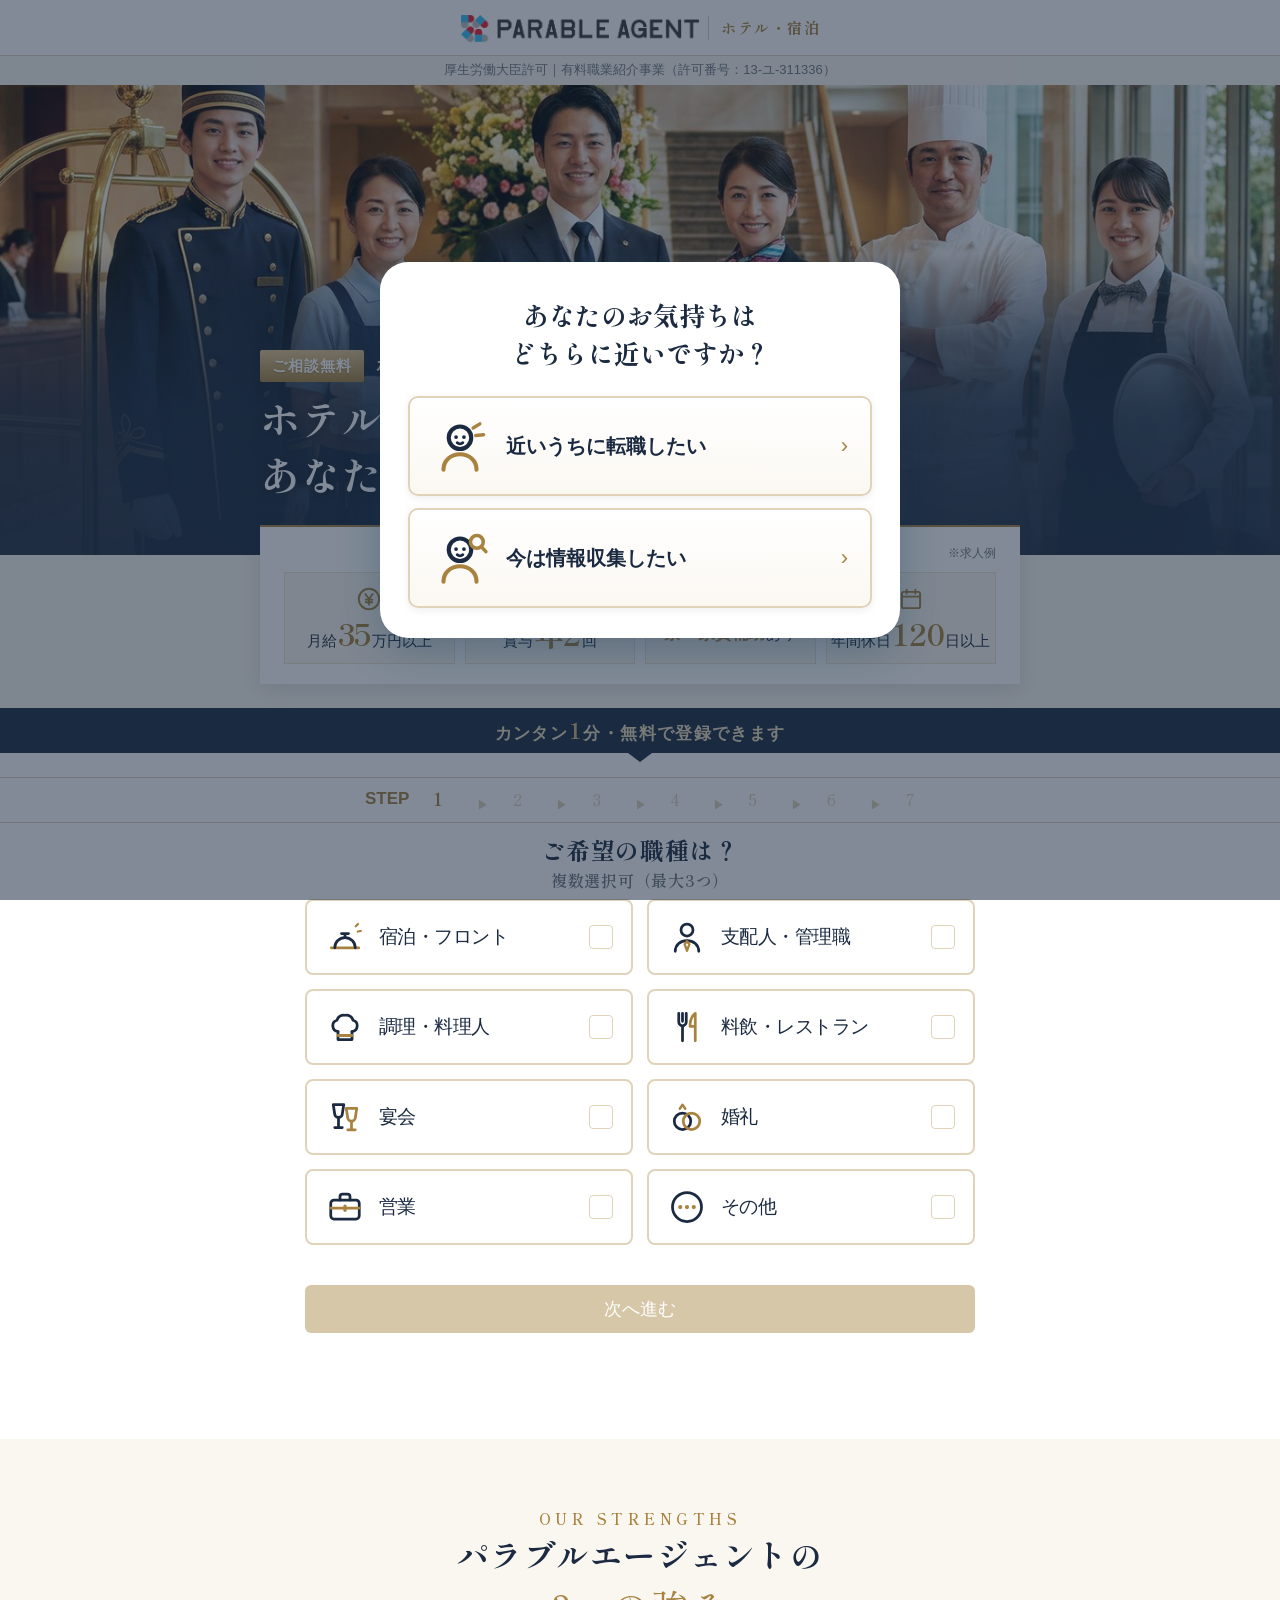
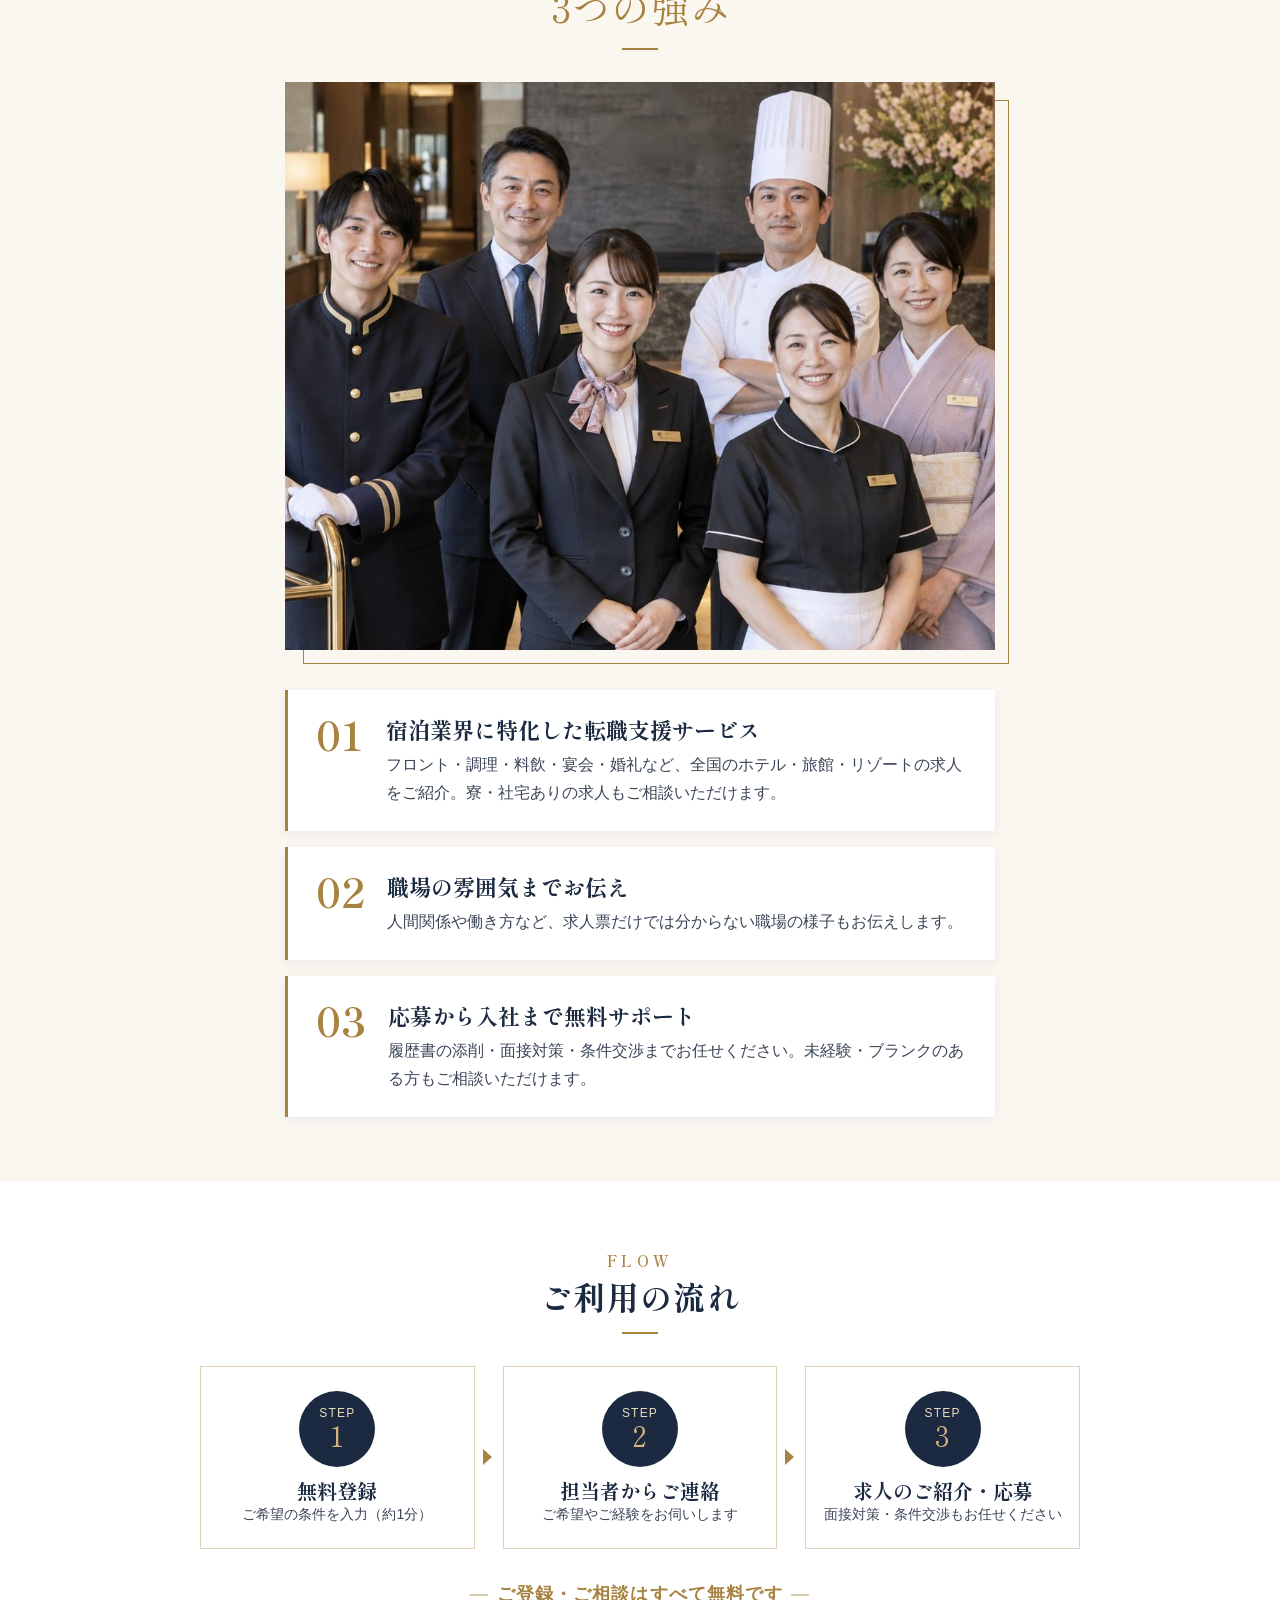
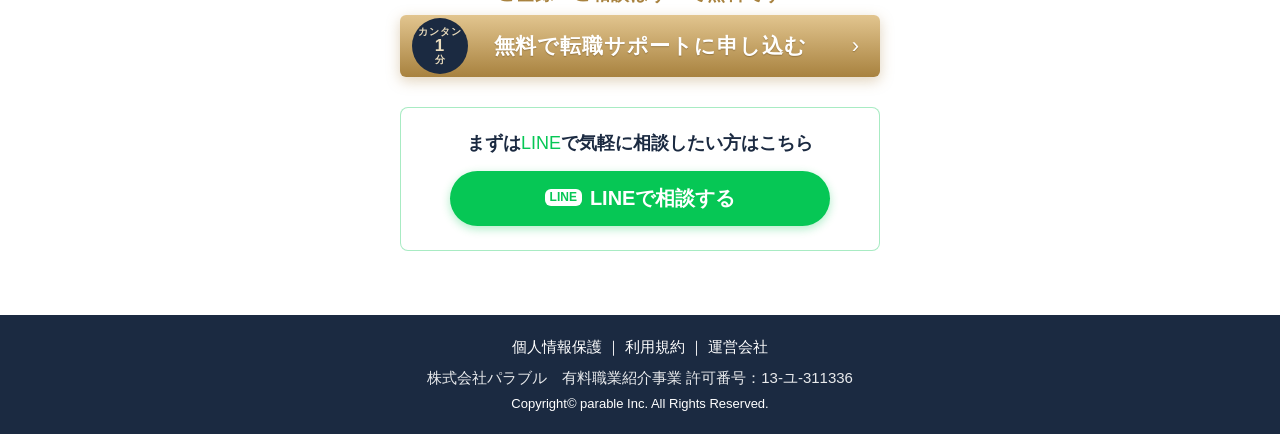
<file: index.html>
<!DOCTYPE html>
<html lang="ja">

<head>
    <!-- Google Tag Manager（コンテナ GTM-PTF8NCDS。thanks.html も同じID） -->
    <script>
        (function (w, d, s, l, i) {
            w[l] = w[l] || []; w[l].push({ 'gtm.start': new Date().getTime(), event: 'gtm.js' });
            var f = d.getElementsByTagName(s)[0], j = d.createElement(s), dl = l != 'dataLayer' ? '&l=' + l : '';
            j.async = true; j.src = 'https://www.googletagmanager.com/gtm.js?id=' + i + dl; f.parentNode.insertBefore(j, f);
        })(window, document, 'script', 'dataLayer', 'GTM-PTF8NCDS');
    </script>
    <meta charset="UTF-8">
    <meta http-equiv="X-UA-Compatible" content="IE=edge">
    <meta name="viewport" content="width=device-width,initial-scale=1.0">
    <title>ホテル・旅館の仕事を見つけよう。｜宿泊業界の求人・転職 パラブルエージェント</title>
    <meta name="description" content="職種・勤務地・働き方のご希望に合わせて、ホテル・旅館・宿泊業界の求人をご紹介します。フロント・調理・レストラン・宴会・婚礼まで。登録はカンタン1分、完全無料。">
    <link rel="stylesheet" href="./css/reset.css?v=20261030a">
    <link rel="stylesheet" href="./css/style_mini.css?v=20261030a">
    <link rel="stylesheet" href="./css/lp4.css?v=20261030a">
    <link rel="stylesheet" href="./css/hotel.css?v=20261118a">
    <link rel="preconnect" href="https://fonts.googleapis.com">
    <link rel="preconnect" href="https://fonts.gstatic.com" crossorigin>
    <link rel="stylesheet" href="https://fonts.googleapis.com/css2?family=Shippori+Mincho:wght@600;700&display=swap">
    <link rel="stylesheet" href="./css/hotel-premium.css?v=20261030a">
    <link rel="preload" as="image" href="./img/fv-hotel.jpg?v=20261030a">
</head>

<body>
    <noscript><iframe src="https://www.googletagmanager.com/ns.html?id=GTM-PTF8NCDS" height="0" width="0" style="display:none;visibility:hidden"></iframe></noscript>

    <!-- 最初の質問（lp4 と同じ。回答は「お仕事のご状況」00NQ900000dKio1 に送信） -->
    <div class="step0-area" id="step0" hidden>
        <div class="step0-card" role="dialog" aria-modal="true" aria-labelledby="step0-hd">
            <p class="step0-hd" id="step0-hd">あなたのお気持ちは<br>どちらに近いですか？</p>
            <button type="button" class="step0-opt" data-step0="近いうちに転職したい">
                <span class="step0-opt__icon"><svg viewBox="0 0 32 32" fill="none" aria-hidden="true" stroke-linecap="round" stroke-linejoin="round"><circle cx="16" cy="11.6" r="6" stroke="#1b2a41" stroke-width="2.2"/><circle cx="13.9" cy="11.2" r="1" fill="#1b2a41"/><circle cx="18.1" cy="11.2" r="1" fill="#1b2a41"/><path d="M14.5 14.2a2.2 2.2 0 0 0 3 0" stroke="#1b2a41" stroke-width="1.5"/><path d="M7.2 28.6c0-4.9 3.9-8.2 8.8-8.2s8.8 3.3 8.8 8.2" stroke="#a8823f" stroke-width="2.2"/><path d="M23 6.4l3.6-2.2M24.4 10.4l4.2-.4" stroke="#a8823f" stroke-width="1.8"/></svg></span>
                <span class="step0-opt__label">近いうちに転職したい</span>
            </button>
            <button type="button" class="step0-opt" data-step0="今は情報収集したい">
                <span class="step0-opt__icon"><svg viewBox="0 0 32 32" fill="none" aria-hidden="true" stroke-linecap="round" stroke-linejoin="round"><circle cx="16" cy="11.6" r="6" stroke="#1b2a41" stroke-width="2.2"/><circle cx="13.9" cy="11.2" r="1" fill="#1b2a41"/><circle cx="18.1" cy="11.2" r="1" fill="#1b2a41"/><path d="M14.5 14.2a2.2 2.2 0 0 0 3 0" stroke="#1b2a41" stroke-width="1.5"/><path d="M7.2 28.6c0-4.9 3.9-8.2 8.8-8.2s8.8 3.3 8.8 8.2" stroke="#a8823f" stroke-width="2.2"/><circle cx="25" cy="7.4" r="3.4" stroke="#a8823f" stroke-width="1.9"/><path d="M27.6 10.2l2.2 2.4" stroke="#a8823f" stroke-width="1.9"/></svg></span>
                <span class="step0-opt__label">今は情報収集したい</span>
            </button>
        </div>
    </div>
    <script>
        (function () {
            var e = document.getElementById('step0'); if (!e) return;
            e.hidden = false; document.documentElement.className += ' step0-open';
            // hotel.js が読み込めなかった場合でも、ページを操作できるようにする
            setTimeout(function () {
                if (!window.__hotelReady && !e.hidden) { e.hidden = true; document.documentElement.className = document.documentElement.className.replace(/\s*step0-open/, ''); }
            }, 8000);
        })();
    </script>

    <div class="window-adjus">
        <header class="header hv-header">
            <div class="header__inner">
                <h1 class="header__logo">
                    <img src="./img/logo.png" alt="パラブルエージェント" width="1010" height="122">
                    <span class="header__sub">ホテル・宿泊</span>
                </h1>
            </div>
            <p class="hv-license">厚生労働大臣許可｜有料職業紹介事業（許可番号：13-ユ-311336）</p>
        </header>

        <main>
            <!-- FV（写真：img/fv-hotel.jpg）→ そのままSTEP1につながる構成 -->
            <section class="hv-fv">
                <div class="hv-fv__visual">
                    <img src="./img/fv-hotel.jpg?v=20261030a" alt="ホテルで働くスタッフ（ベル・客室清掃・支配人・フロント・調理・レストラン）" width="1400" height="1000" fetchpriority="high" decoding="async">
                    <div class="hv-fv__text">
                        <p class="hv-fv__eyebrow"><span class="hv-fv__free">ご相談無料</span><span class="hv-fv__service">ホテル・宿泊業界専門の転職支援サービス</span></p>
                        <h2 class="hv-fv__copy">ホテル・宿泊業界で働く、<br>あなたの希望を叶えよう。</h2>
                    </div>
                </div>
                <div class="hv-fv__card">
                    <p class="hv-fv__card-hd">好条件の求人をご紹介<small>※求人例</small></p>
                    <ul class="hv-merits">
                        <li><svg viewBox="0 0 24 24" aria-hidden="true"><circle cx="12" cy="12" r="9.4" fill="none" stroke="#a8823f" stroke-width="1.8"/><path d="M8.6 7.4 12 12l3.4-4.6M12 12v5.2M9 12.6h6M9 15h6" fill="none" stroke="#a8823f" stroke-width="1.7" stroke-linecap="round" stroke-linejoin="round"/></svg><span>月給<b>35</b>万円以上</span></li>
                        <li><svg viewBox="0 0 24 24" aria-hidden="true"><rect x="3.4" y="7.4" width="17.2" height="11.4" rx="1.8" fill="none" stroke="#a8823f" stroke-width="1.8"/><circle cx="12" cy="13.1" r="2.6" fill="none" stroke="#a8823f" stroke-width="1.7"/><path d="M6 4.6h12" stroke="#a8823f" stroke-width="1.7" stroke-linecap="round"/></svg><span>賞与<b>年2</b>回</span></li>
                        <li><svg viewBox="0 0 24 24" aria-hidden="true"><path d="M3.6 11.4 12 4.4l8.4 7" fill="none" stroke="#a8823f" stroke-width="1.8" stroke-linecap="round" stroke-linejoin="round"/><path d="M6.2 9.6v10h11.6v-10" fill="none" stroke="#a8823f" stroke-width="1.8" stroke-linejoin="round"/><rect x="10.2" y="13.6" width="3.6" height="6" fill="none" stroke="#a8823f" stroke-width="1.6"/></svg><span><b class="sm">寮・家賃補助</b>あり</span></li>
                        <li><svg viewBox="0 0 24 24" aria-hidden="true"><rect x="3.6" y="5.4" width="16.8" height="15" rx="1.8" fill="none" stroke="#a8823f" stroke-width="1.8"/><path d="M3.6 9.8h16.8M8 3.4v3.6M16 3.4v3.6" stroke="#a8823f" stroke-width="1.7" stroke-linecap="round"/></svg><span>年間休日<b>120</b>日以上</span></li>
                    </ul>
                </div>
                <p class="hv-fv__start">カンタン<b>1</b>分・無料で登録できます</p>
            </section>

            <section class="contents" id="form-top">
                <div class="step-inner">
                    <form id="entryForm" action="https://webto.salesforce.com/servlet/servlet.WebToLead?encoding=UTF-8" method="POST" accept-charset="UTF-8" novalidate>
                        <input type="hidden" name="oid" value="00D2x0000075l4j">
                        <input type="hidden" name="retURL" value="https://hotel.parableagent.com/thanks.html">
                        <input type="hidden" name="lead_source" value="Web">
                        <input type="hidden" name="recordType" value="0122x000000he0w">
                        <input type="hidden" name="00NBL000000OKpf" value="HOTEL-LP1">
                        <input type="hidden" name="00N2x000008eoLl" id="birthRecord" value="">
                        <input type="hidden" name="00NQ900000dKio1" id="step0_value" value="">
                        <!-- 迷惑送信対策（人には見えない。入力があれば送信しない） -->
                        <div class="hp" aria-hidden="true"><input type="text" name="hp_company_url" id="hpField" tabindex="-1" autocomplete="off"></div>

                        <div class="maincont">
                            <div class="comstep-bg">
                                <p class="comstep" aria-live="polite"><span>STEP</span><span class="stepnum num1 active">1</span><span class="arrow">▶︎</span><span class="stepnum num2">2</span><span class="arrow">▶︎</span><span class="stepnum num3">3</span><span class="arrow">▶︎</span><span class="stepnum num4">4</span><span class="arrow">▶︎</span><span class="stepnum num5">5</span><span class="arrow">▶︎</span><span class="stepnum num6">6</span><span class="arrow">▶︎</span><span class="stepnum num7">7</span></p>
                            </div>
                            <div class="maincontin">
                                <!-- STEP 1 希望職種 -->
                                <div class="mainarea step01 is-active" data-step="1">
                                    <h2 class="stephd">ご希望の職種は？<span class="multi-note">複数選択可（最大3つ）</span></h2>
                                    <div class="radio-container radio-container--jobs" data-max="3">
                                    <div class="radio radio--check">
                                        <label for="0hT8Sr_1">
                                            <input type="checkbox" id="0hT8Sr_1" name="00NQ900000hT8Sr" value="宿泊・フロント">
                                            <span class="radio__left"><svg class="qual-icon" viewBox="0 0 32 32" fill="none" aria-hidden="true" stroke-linecap="round" stroke-linejoin="round"><path d="M5 24.6h22" stroke="#a8823f" stroke-width="2.2"/><path d="M7.8 24.6a8.2 8.2 0 0 1 16.4 0" stroke="#1b2a41" stroke-width="2.2"/><path d="M16 16.4v-3.2M13.2 13.2h5.6" stroke="#1b2a41" stroke-width="2.2"/><path d="M24.6 7.4l1.8-1.8M26.2 11.6l2.4-.4" stroke="#a8823f" stroke-width="1.8"/></svg></span>
                                            <div class="radio__right"><span>宿泊・<wbr>フロント</span></div>
                                        </label>
                                    </div>
                                    <div class="radio radio--check">
                                        <label for="0hT8Sr_2">
                                            <input type="checkbox" id="0hT8Sr_2" name="00NQ900000hT8Sr" value="支配人・管理職">
                                            <span class="radio__left"><svg class="qual-icon" viewBox="0 0 32 32" fill="none" aria-hidden="true" stroke-linecap="round" stroke-linejoin="round"><circle cx="16" cy="10.4" r="4.8" stroke="#1b2a41" stroke-width="2.2"/><path d="M6.6 27.4c0-5.2 4.2-8.6 9.4-8.6s9.4 3.4 9.4 8.6" stroke="#1b2a41" stroke-width="2.2"/><path d="M16 19.4l-1.9 2.4 1.9 5.2 1.9-5.2Z" stroke="#a8823f" stroke-width="1.8"/></svg></span>
                                            <div class="radio__right"><span>支配人・<wbr>管理職</span></div>
                                        </label>
                                    </div>
                                    <div class="radio radio--check">
                                        <label for="0hT8Sr_3">
                                            <input type="checkbox" id="0hT8Sr_3" name="00NQ900000hT8Sr" value="調理・料理人">
                                            <span class="radio__left"><svg class="qual-icon" viewBox="0 0 32 32" fill="none" aria-hidden="true" stroke-linecap="round" stroke-linejoin="round"><path d="M10.4 19.6v6.4h11.2v-6.4" stroke="#1b2a41" stroke-width="2.2"/><path d="M10.4 19.6A4.6 4.6 0 0 1 9.6 10.6 5.4 5.4 0 0 1 16 6.6a5.4 5.4 0 0 1 6.4 4 4.6 4.6 0 0 1-.8 9" stroke="#1b2a41" stroke-width="2.2"/><path d="M10.4 22.8h11.2" stroke="#a8823f" stroke-width="2.2"/></svg></span>
                                            <div class="radio__right"><span>調理・<wbr>料理人</span></div>
                                        </label>
                                    </div>
                                    <div class="radio radio--check">
                                        <label for="0hT8Sr_4">
                                            <input type="checkbox" id="0hT8Sr_4" name="00NQ900000hT8Sr" value="料飲・レストラン">
                                            <span class="radio__left"><svg class="qual-icon" viewBox="0 0 32 32" fill="none" aria-hidden="true" stroke-linecap="round" stroke-linejoin="round"><path d="M9.4 5v7a3 3 0 0 0 3 3v12M12.4 5v6.4M15.4 5v7a3 3 0 0 1-3 3" stroke="#1b2a41" stroke-width="2.2"/><path d="M22.6 27V5c-3 2.2-4.2 6.2-4.2 10.4h4.2" stroke="#a8823f" stroke-width="2.2"/></svg></span>
                                            <div class="radio__right"><span>料飲・<wbr>レストラン</span></div>
                                        </label>
                                    </div>
                                    <div class="radio radio--check">
                                        <label for="0hT8Sr_5">
                                            <input type="checkbox" id="0hT8Sr_5" name="00NQ900000hT8Sr" value="宴会">
                                            <span class="radio__left"><svg class="qual-icon" viewBox="0 0 32 32" fill="none" aria-hidden="true" stroke-linecap="round" stroke-linejoin="round"><path d="M6.6 6h8.4l-1.1 7.2a3.1 3.1 0 0 1-6.2 0Z" stroke="#1b2a41" stroke-width="2.2"/><path d="M10.8 16.4v8M7.8 24.4h6" stroke="#1b2a41" stroke-width="2.2"/><path d="M17 9h8.4l-1.1 7.2a3.1 3.1 0 0 1-6.2 0Z" stroke="#a8823f" stroke-width="2.2"/><path d="M21.2 19.4v6.8M18.2 26.2h6" stroke="#a8823f" stroke-width="2.2"/></svg></span>
                                            <div class="radio__right"><span>宴会</span></div>
                                        </label>
                                    </div>
                                    <div class="radio radio--check">
                                        <label for="0hT8Sr_6">
                                            <input type="checkbox" id="0hT8Sr_6" name="00NQ900000hT8Sr" value="婚礼">
                                            <span class="radio__left"><svg class="qual-icon" viewBox="0 0 32 32" fill="none" aria-hidden="true" stroke-linecap="round" stroke-linejoin="round"><circle cx="12.4" cy="19.4" r="6.6" stroke="#1b2a41" stroke-width="2.2"/><circle cx="19.6" cy="19.4" r="6.6" stroke="#a8823f" stroke-width="2.2"/><path d="M10.2 9.4l2.2-3.2 2.2 3.2" stroke="#a8823f" stroke-width="1.9"/></svg></span>
                                            <div class="radio__right"><span>婚礼</span></div>
                                        </label>
                                    </div>
                                    <div class="radio radio--check">
                                        <label for="0hT8Sr_7">
                                            <input type="checkbox" id="0hT8Sr_7" name="00NQ900000hT8Sr" value="営業">
                                            <span class="radio__left"><svg class="qual-icon" viewBox="0 0 32 32" fill="none" aria-hidden="true" stroke-linecap="round" stroke-linejoin="round"><rect x="4.6" y="10.4" width="22.8" height="15.2" rx="2.6" stroke="#1b2a41" stroke-width="2.2"/><path d="M12 10.4V7.6a2 2 0 0 1 2-2h4a2 2 0 0 1 2 2v2.8" stroke="#1b2a41" stroke-width="2.2"/><path d="M4.6 16.8h22.8" stroke="#a8823f" stroke-width="2.2"/><path d="M16 15.2v3.4" stroke="#a8823f" stroke-width="2.6"/></svg></span>
                                            <div class="radio__right"><span>営業</span></div>
                                        </label>
                                    </div>
                                    <div class="radio radio--check">
                                        <label for="0hT8Sr_8">
                                            <input type="checkbox" id="0hT8Sr_8" name="00NQ900000hT8Sr" value="その他">
                                            <span class="radio__left"><svg class="qual-icon" viewBox="0 0 32 32" fill="none" aria-hidden="true" stroke-linecap="round" stroke-linejoin="round"><circle cx="16" cy="16" r="11.6" stroke="#1b2a41" stroke-width="2.2"/><circle cx="10.6" cy="16" r="1.7" fill="#a8823f"/><circle cx="16" cy="16" r="1.7" fill="#a8823f"/><circle cx="21.4" cy="16" r="1.7" fill="#a8823f"/></svg></span>
                                            <div class="radio__right"><span>その他</span></div>
                                        </label>
                                    </div>
                                    </div>
                                <div class="step__btn-container">
                                    <p class="nextbtn-box"><a class="nextbtn" href="#form-top" data-go="2" aria-disabled="true">次へ進む</a></p>
                                </div>
                                </div>

                                <!-- STEP 2 雇用形態 -->
                                <div class="mainarea step02" data-step="2">
                                    <h2 class="stephd">ご希望の働き方</h2>
                                    <div class="radio-container">
                                    <div class="radio">
                                        <label for="00OLIm_1">
                                            <input type="radio" id="00OLIm_1" name="00NBL000000OLIm" value="正社員">
                                            <span class="radio__left"><svg class="qual-icon" viewBox="0 0 32 32" fill="none" aria-hidden="true" stroke-linecap="round" stroke-linejoin="round"><rect x="4.5" y="7" width="23" height="18" rx="2.6" stroke="#1b2a41" stroke-width="2.2"/><circle cx="11.6" cy="14" r="2.7" stroke="#a8823f" stroke-width="2.2"/><path d="M7.6 21.4a4.1 4.1 0 0 1 8 0" stroke="#a8823f" stroke-width="2.2"/><path d="M18.4 13h5.6M18.4 17.6h4" stroke="#1b2a41" stroke-width="2.2"/></svg></span>
                                            <div class="radio__right"><span>正社員</span></div>
                                        </label>
                                    </div>
                                    <div class="radio">
                                        <label for="00OLIm_2">
                                            <input type="radio" id="00OLIm_2" name="00NBL000000OLIm" value="契約社員">
                                            <span class="radio__left"><svg class="qual-icon" viewBox="0 0 32 32" fill="none" aria-hidden="true" stroke-linecap="round" stroke-linejoin="round"><path d="M8.4 4.6h10.4l4.8 4.8v18H8.4Z" stroke="#1b2a41" stroke-width="2.2"/><path d="M18.8 4.6v4.8h4.8" stroke="#1b2a41" stroke-width="2.2"/><path d="M12 15.2h8M12 19.8h5.4" stroke="#a8823f" stroke-width="2.2"/></svg></span>
                                            <div class="radio__right"><span>契約社員</span></div>
                                        </label>
                                    </div>
                                    <div class="radio">
                                        <label for="00OLIm_3">
                                            <input type="radio" id="00OLIm_3" name="00NBL000000OLIm" value="アルバイト・パート">
                                            <span class="radio__left"><svg class="qual-icon" viewBox="0 0 32 32" fill="none" aria-hidden="true" stroke-linecap="round" stroke-linejoin="round"><circle cx="16" cy="16" r="11.4" stroke="#1b2a41" stroke-width="2.2"/><path d="M16 9.4V16l4.8 3.2" stroke="#a8823f" stroke-width="2.4"/></svg></span>
                                            <div class="radio__right"><span>アルバイト・<br>パート</span></div>
                                        </label>
                                    </div>
                                    <div class="radio">
                                        <label for="00OLIm_4">
                                            <input type="radio" id="00OLIm_4" name="00NBL000000OLIm" value="こだわらない">
                                            <span class="radio__left"><svg class="qual-icon" viewBox="0 0 32 32" fill="none" aria-hidden="true" stroke-linecap="round" stroke-linejoin="round"><circle cx="16" cy="16" r="11.6" stroke="#1b2a41" stroke-width="2.2"/><text x="16" y="22" text-anchor="middle" font-size="15" font-weight="700" fill="#a8823f" stroke="none">?</text></svg></span>
                                            <div class="radio__right"><span>こだわらない</span></div>
                                        </label>
                                    </div>
                                    </div>
                                <div class="advice step2__advice">
                                    <div class="advice__img"><img src="./img/advice.gif" alt="アドバイザー" width="117" height="124"></div>
                                    <div class="advice__text"><p>迷っている方は「こだわらない」をお選びください。<br>ご希望は登録後も変更できます。</p></div>
                                </div>
                                <div class="step__btn-container">
                                    <p class="prevbtn-box"><a class="prevbtn" href="#form-top" data-go="1">戻る</a></p>
                                </div>
                                </div>

                                <!-- STEP 3 時期 -->
                                <div class="mainarea step03" data-step="3">
                                    <h2 class="stephd">ご希望の就業時期</h2>
                                    <div class="radio-container">
                                    <div class="radio">
                                        <label for="00OLJ1_1">
                                            <input type="radio" id="00OLJ1_1" name="00NBL000000OLJ1" value="1ヶ月以内">
                                            <span class="radio__left"><svg class="qual-icon" viewBox="0 0 32 32" fill="none" aria-hidden="true" stroke-linecap="round" stroke-linejoin="round"><path d="M4.5 9.6a2.6 2.6 0 0 1 2.6-2.6h17.8a2.6 2.6 0 0 1 2.6 2.6v15.8a2.6 2.6 0 0 1-2.6 2.6H7.1a2.6 2.6 0 0 1-2.6-2.6Z" stroke="#1b2a41" stroke-width="2.2"/><path d="M4.5 13.4h23" stroke="#1b2a41" stroke-width="2.2"/><path d="M11 4.4v4.6M21 4.4v4.6" stroke="#1b2a41" stroke-width="2.2"/><text x="16" y="25" text-anchor="middle" font-size="10.5" font-weight="700" fill="#a8823f" stroke="none">1</text></svg></span>
                                            <div class="radio__right"><span>1ヶ月以内</span></div>
                                        </label>
                                    </div>
                                    <div class="radio">
                                        <label for="00OLJ1_2">
                                            <input type="radio" id="00OLJ1_2" name="00NBL000000OLJ1" value="3ヶ月以内">
                                            <span class="radio__left"><svg class="qual-icon" viewBox="0 0 32 32" fill="none" aria-hidden="true" stroke-linecap="round" stroke-linejoin="round"><path d="M4.5 9.6a2.6 2.6 0 0 1 2.6-2.6h17.8a2.6 2.6 0 0 1 2.6 2.6v15.8a2.6 2.6 0 0 1-2.6 2.6H7.1a2.6 2.6 0 0 1-2.6-2.6Z" stroke="#1b2a41" stroke-width="2.2"/><path d="M4.5 13.4h23" stroke="#1b2a41" stroke-width="2.2"/><path d="M11 4.4v4.6M21 4.4v4.6" stroke="#1b2a41" stroke-width="2.2"/><text x="16" y="25" text-anchor="middle" font-size="10.5" font-weight="700" fill="#a8823f" stroke="none">3</text></svg></span>
                                            <div class="radio__right"><span>3ヶ月以内</span></div>
                                        </label>
                                    </div>
                                    <div class="radio">
                                        <label for="00OLJ1_3">
                                            <input type="radio" id="00OLJ1_3" name="00NBL000000OLJ1" value="6ヶ月以内">
                                            <span class="radio__left"><svg class="qual-icon" viewBox="0 0 32 32" fill="none" aria-hidden="true" stroke-linecap="round" stroke-linejoin="round"><path d="M4.5 9.6a2.6 2.6 0 0 1 2.6-2.6h17.8a2.6 2.6 0 0 1 2.6 2.6v15.8a2.6 2.6 0 0 1-2.6 2.6H7.1a2.6 2.6 0 0 1-2.6-2.6Z" stroke="#1b2a41" stroke-width="2.2"/><path d="M4.5 13.4h23" stroke="#1b2a41" stroke-width="2.2"/><path d="M11 4.4v4.6M21 4.4v4.6" stroke="#1b2a41" stroke-width="2.2"/><text x="16" y="25" text-anchor="middle" font-size="10.5" font-weight="700" fill="#a8823f" stroke="none">6</text></svg></span>
                                            <div class="radio__right"><span>6ヶ月以内</span></div>
                                        </label>
                                    </div>
                                    <div class="radio">
                                        <label for="00OLJ1_4">
                                            <input type="radio" id="00OLJ1_4" name="00NBL000000OLJ1" value="1年以内">
                                            <span class="radio__left"><svg class="qual-icon" viewBox="0 0 32 32" fill="none" aria-hidden="true" stroke-linecap="round" stroke-linejoin="round"><path d="M4.5 9.6a2.6 2.6 0 0 1 2.6-2.6h17.8a2.6 2.6 0 0 1 2.6 2.6v15.8a2.6 2.6 0 0 1-2.6 2.6H7.1a2.6 2.6 0 0 1-2.6-2.6Z" stroke="#1b2a41" stroke-width="2.2"/><path d="M4.5 13.4h23" stroke="#1b2a41" stroke-width="2.2"/><path d="M11 4.4v4.6M21 4.4v4.6" stroke="#1b2a41" stroke-width="2.2"/><text x="16" y="25" text-anchor="middle" font-size="9" font-weight="700" fill="#a8823f" stroke="none">12</text></svg></span>
                                            <div class="radio__right"><span>1年以内</span></div>
                                        </label>
                                    </div>
                                    <div class="radio">
                                        <label for="00OLJ1_5">
                                            <input type="radio" id="00OLJ1_5" name="00NBL000000OLJ1" value="いいところがあればいつでも">
                                            <span class="radio__left"><svg class="qual-icon" viewBox="0 0 32 32" fill="none" aria-hidden="true" stroke-linecap="round" stroke-linejoin="round"><path d="M16 4.4l3.5 7.3 8 1.1-5.8 5.7 1.4 8-7.1-3.8-7.1 3.8 1.4-8-5.8-5.7 8-1.1L16 4.4Z" stroke="#a8823f" stroke-width="2.2"/></svg></span>
                                            <div class="radio__right"><span>いいところが<br>あればいつでも</span></div>
                                        </label>
                                    </div>
                                    <div class="radio">
                                        <label for="00OLJ1_6">
                                            <input type="radio" id="00OLJ1_6" name="00NBL000000OLJ1" value="未定">
                                            <span class="radio__left"><svg class="qual-icon" viewBox="0 0 32 32" fill="none" aria-hidden="true" stroke-linecap="round" stroke-linejoin="round"><path d="M4.5 9.6a2.6 2.6 0 0 1 2.6-2.6h17.8a2.6 2.6 0 0 1 2.6 2.6v15.8a2.6 2.6 0 0 1-2.6 2.6H7.1a2.6 2.6 0 0 1-2.6-2.6Z" stroke="#1b2a41" stroke-width="2.2"/><path d="M4.5 13.4h23" stroke="#1b2a41" stroke-width="2.2"/><path d="M11 4.4v4.6M21 4.4v4.6" stroke="#1b2a41" stroke-width="2.2"/><text x="16" y="25" text-anchor="middle" font-size="12" font-weight="700" fill="#a8823f" stroke="none">?</text></svg></span>
                                            <div class="radio__right"><span>未定</span></div>
                                        </label>
                                    </div>
                                    </div>
                                <div class="step__btn-container">
                                    <p class="prevbtn-box"><a class="prevbtn" href="#form-top" data-go="2">戻る</a></p>
                                </div>
                                </div>

                                <!-- STEP 4 勤務地・転居 -->
                                <div class="mainarea step-pref" data-step="4">
                                    <h2 class="stephd">ご希望の勤務地は？<span class="multi-note">複数選択可</span></h2>
                                    <label class="pref-any"><input type="checkbox" name="00NQ900000hT90j" value="全国どこでも可" id="prefAny"><span>全国どこでも可</span></label>
                                    <p class="pref-picked" id="prefPicked">エリアを開いて都道府県を選んでください</p>
                                    <div class="region-list" id="prefRegions"><!-- js/hotel.js で生成 --></div>
                                    <h3 class="stephd stephd--sub">転職に伴う引っ越しは可能ですか？</h3>
                                    <div class="radio-container radio-container--3">
                                    <div class="radio radio--compact">
                                        <label for="0hT70X_1">
                                            <input type="radio" id="0hT70X_1" name="00NQ900000hT70X" value="可能">
                                            <span class="radio__left"><svg class="qual-icon" viewBox="0 0 32 32" fill="none" aria-hidden="true" stroke-linecap="round" stroke-linejoin="round"><path d="M5 15.4 16 6.2l11 9.2" stroke="#1b2a41" stroke-width="2.2"/><path d="M8.4 13v13.4h15.2V13" stroke="#1b2a41" stroke-width="2.2"/><path d="M12.4 19.6l2.6 2.6 4.8-5" stroke="#a8823f" stroke-width="2.4"/></svg></span>
                                            <div class="radio__right"><span>可能</span></div>
                                        </label>
                                    </div>
                                    <div class="radio radio--compact">
                                        <label for="0hT70X_2">
                                            <input type="radio" id="0hT70X_2" name="00NQ900000hT70X" value="条件によって可能">
                                            <span class="radio__left"><svg class="qual-icon" viewBox="0 0 32 32" fill="none" aria-hidden="true" stroke-linecap="round" stroke-linejoin="round"><path d="M5 15.4 16 6.2l11 9.2" stroke="#1b2a41" stroke-width="2.2"/><path d="M8.4 13v13.4h15.2V13" stroke="#1b2a41" stroke-width="2.2"/><text x="16" y="24.4" text-anchor="middle" font-size="10" font-weight="700" fill="#a8823f" stroke="none">?</text></svg></span>
                                            <div class="radio__right"><span>条件によって<br>可能</span></div>
                                        </label>
                                    </div>
                                    <div class="radio radio--compact">
                                        <label for="0hT70X_3">
                                            <input type="radio" id="0hT70X_3" name="00NQ900000hT70X" value="難しい">
                                            <span class="radio__left"><svg class="qual-icon" viewBox="0 0 32 32" fill="none" aria-hidden="true" stroke-linecap="round" stroke-linejoin="round"><path d="M5 15.4 16 6.2l11 9.2" stroke="#1b2a41" stroke-width="2.2"/><path d="M8.4 13v13.4h15.2V13" stroke="#1b2a41" stroke-width="2.2"/><path d="M13 17.4l6 6M19 17.4l-6 6" stroke="#a8823f" stroke-width="2.4"/></svg></span>
                                            <div class="radio__right"><span>難しい</span></div>
                                        </label>
                                    </div>
                                    </div>
                                <div class="advice step4__advice">
                                    <div class="advice__img"><img src="./img/advice.gif" alt="アドバイザー" width="117" height="124"></div>
                                    <div class="advice__text"><p>ご希望の勤務地は複数選択できます。<br>迷っている場合は、ご登録後にご相談いただけます。</p></div>
                                </div>
                                <div class="step__btn-container">
                                    <p class="prevbtn-box"><a class="prevbtn" href="#form-top" data-go="3">戻る</a></p>
                                    <p class="nextbtn-box"><a class="nextbtn" href="#form-top" data-go="5" aria-disabled="true">次へ進む</a></p>
                                </div>
                                </div>

                                <!-- STEP 5 住所 -->
                                <div class="mainarea step04" data-step="5">
                                    <h2 class="stephd">現在お住まいの地域を教えてください<span class="not-publish">公開されません</span></h2>
                                    <div class="h-adr">
                                        <span class="p-country-name" style="display:none;">Japan</span>
                                        <div class="form-container">
                                            <p class="form-title postal-code-title">● 郵便番号</p>
                                            <input type="text" class="p-postal-code form-postal-code" id="zip" name="zip" maxlength="8" inputmode="numeric" autocomplete="postal-code" placeholder="例) 1234567">
                                            <p class="zip-bubble" id="zipBubble" hidden></p>
                                            <p class="yubin-text"><a href="#" class="zip-fallback-toggle" id="zipToggle" role="button" aria-expanded="false" aria-controls="zipFallback">郵便番号が分からない方はこちら</a></p>
                                        </div>
                                        <div class="zip-fallback" id="zipFallback" hidden>
                                            <div class="form-container">
                                                <p class="form-title">● 都道府県</p>
                                                <select name="state" class="p-region form-pref" id="pref" autocomplete="address-level1">
                                                    <option value="" class="select-first">選択してください</option>
                                                </select>
                                            </div>
                                            <div class="form-container">
                                                <p class="form-title">● 市区町村</p>
                                                <input name="city" type="text" id="city" placeholder="例) 港区" autocomplete="address-level2" class="form-address p-locality p-extended-address">
                                            </div>
                                        </div>
                                    </div>
                                <div class="advice step4__advice">
                                    <div class="advice__img"><img src="./img/advice.gif" alt="アドバイザー" width="117" height="124"></div>
                                    <div class="advice__text"><p>お住まいから通いやすい求人や、<br>寮・社宅のある求人もご相談いただけます。</p></div>
                                </div>
                                <div class="step__btn-container">
                                    <p class="prevbtn-box"><a class="prevbtn" href="#form-top" data-go="4">戻る</a></p>
                                    <p class="nextbtn-box"><a class="nextbtn" href="#form-top" data-go="6" aria-disabled="true">次へ進む</a></p>
                                </div>
                                </div>

                                <!-- STEP 6 氏名・生まれ年 -->
                                <div class="mainarea step05" data-step="6">
                                    <p class="rest-q">あと<span>1</span>問です</p>
                                    <h2 class="stephd">お名前・生まれ年<span class="not-publish">公開されません</span></h2>
                                    <div class="form-container form-name">
                                        <p class="form-title">● お名前</p>
                                        <span class="form-title-sei">姓:</span><input class="form-name-sei" type="text" id="lastName" name="last_name" autocomplete="family-name" placeholder="例) 山田">
                                        <span class="form-title-mei">名:</span><input class="form-name-mei" type="text" id="firstName" name="first_name" autocomplete="given-name" placeholder="例) 花子">
                                        <p class="form-title">● 生まれ年</p>
                                        <select class="birthday-years" id="birthYear" name="00NQ9000003vidi" autocomplete="bday-year">
                                            <option value="" class="select-first">選択してください</option>
                                        </select><span class="birthday-text">年</span>
                                        <!-- 外国籍の方へ（任意）：Salesforce「在留資格」へ保存。項目ID 00NQ900000isFjt -->
                                        <div class="foreign-box">
                                            <p class="form-title foreign-box__title">● 外国籍の方へ<span class="form-optional">任意</span><span class="foreign-box__en" lang="en">For International Applicants</span></p>
                                            <p class="foreign-box__note">日本国籍の方は回答不要です。<br><span lang="en">Japanese nationals do not need to answer.</span></p>
                                            <label class="foreign-box__label" for="residenceStatus">現在の在留資格 / <span lang="en">Residence status</span></label>
                                            <select class="form-residence" id="residenceStatus" name="00NQ900000isFjt">
                                                <option value="" class="select-first">選択してください / Please select</option>
                                                <option value="永住者・定住者・特別永住者">永住者・定住者・特別永住者 / Permanent Resident / Long-Term Resident / Special Permanent Resident</option>
                                                <option value="日本人・永住者の配偶者等">日本人・永住者の配偶者等 / Spouse or Child of Japanese National / Permanent Resident</option>
                                                <option value="技術・人文知識・国際業務">技術・人文知識・国際業務 / Engineer / Specialist in Humanities / International Services</option>
                                                <option value="特定技能（宿泊）">特定技能（宿泊） / Specified Skilled Worker / Accommodation</option>
                                                <option value="特定技能（外食）">特定技能（外食） / Specified Skilled Worker / Food Service</option>
                                                <option value="その他の就労資格">その他の就労資格 / Other Work Status</option>
                                                <option value="留学">留学 / Student</option>
                                                <option value="特定活動">特定活動 / Designated Activities</option>
                                                <option value="ワーキングホリデー">ワーキングホリデー / Working Holiday</option>
                                                <option value="その他">その他 / Other</option>
                                                <option value="在留資格未取得">在留資格未取得 / No Residence Status Yet</option>
                                                <option value="わからない">わからない / Not Sure</option>
                                            </select>
                                        </div>
                                    </div>
                                <div class="advice step5__advice">
                                    <div class="advice__img"><img src="./img/advice.gif" alt="アドバイザー" width="117" height="124"></div>
                                    <div class="advice__text"><p>給与情報などがより正確に分かります。</p></div>
                                </div>
                                <div class="step__btn-container">
                                    <p class="prevbtn-box"><a class="prevbtn" href="#form-top" data-go="5">戻る</a></p>
                                    <p class="nextbtn-box"><a class="nextbtn" href="#form-top" data-go="7" aria-disabled="true">次へ進む</a></p>
                                </div>
                                </div>

                                <!-- STEP 7 連絡先 -->
                                <div class="mainarea step06" data-step="7">
                                    <div class="form-container">
                                        <h2 class="stephd">電話番号・メールアドレス<span class="not-publish">公開されません</span></h2>
                                        <p class="form-title">● 電話番号</p>
                                        <input class="form-tel" type="tel" inputmode="tel" autocomplete="tel" placeholder="例) 09012345678" id="tel" name="mobile">
                                        <p class="form-err" id="telErr" hidden>電話番号を正しく入力してください（ハイフンなし10〜11桁）</p>
                                        <p class="form-title">● メールアドレス<span class="form-optional">任意</span></p>
                                        <input class="form-email" type="email" inputmode="email" autocomplete="email" placeholder="例) example@mail.com" id="email" name="email">
                                        <p class="form-err" id="emailErr" hidden>メールアドレスの形式が正しくありません</p>
                                <div class="advice step6__advice">
                                    <div class="advice__img"><img src="./img/advice.gif" alt="アドバイザー" width="117" height="124"></div>
                                    <div class="advice__text"><p>お疲れ様でした！<br>ありがとうございます！</p></div>
                                </div>
                                        <button type="submit" class="submit" id="submitBtn">
                                            <span>利用規約に同意して</span>
                                            無料で転職サポートに申し込む
                                        </button>
                                        <div class="terms">
                                            <a class="prevbtn-step6" href="#form-top" data-go="6">戻る</a>
                                            <a href="./terms.html" target="_blank" rel="noopener">利用規約</a>
                                            <a href="./privacy.html" target="_blank" rel="noopener">個人情報保護</a>
                                        </div>
                                    </div>
                                </div>
                            </div>
                        </div>
                    </form>
                </div>
            </section>

            <!-- パラブルエージェントの3つの強み（写真：img/team-hotel.jpg） -->
            <section class="hv-strength">
                <div class="sec-inner">
                    <p class="hv-en">OUR STRENGTHS</p>
                    <h2 class="hv-hd">パラブルエージェントの<br><span class="hv-hd__em">3つの強み</span></h2>
                    <figure class="hv-strength__photo">
                        <img src="./img/team-hotel.jpg?v=20261030a" alt="ホテル・旅館で働くさまざまな職種のスタッフ" width="1000" height="801" loading="lazy" decoding="async">
                    </figure>
                    <ol class="hv-strength__list">
                        <li>
                            <span class="hv-strength__no">01</span>
                            <div class="hv-strength__body">
                                <h3>宿泊業界に特化した転職支援サービス</h3>
                                <p>フロント・調理・料飲・宴会・婚礼など、全国のホテル・旅館・リゾートの求人をご紹介。寮・社宅ありの求人もご相談いただけます。</p>
                            </div>
                        </li>
                        <li>
                            <span class="hv-strength__no">02</span>
                            <div class="hv-strength__body">
                                <h3>職場の雰囲気までお伝え</h3>
                                <p>人間関係や働き方など、求人票だけでは分からない職場の様子もお伝えします。</p>
                            </div>
                        </li>
                        <li>
                            <span class="hv-strength__no">03</span>
                            <div class="hv-strength__body">
                                <h3>応募から入社まで無料サポート</h3>
                                <p>履歴書の添削・面接対策・条件交渉までお任せください。未経験・ブランクのある方もご相談いただけます。</p>
                            </div>
                        </li>
                    </ol>
                </div>
            </section>

            <!-- ご利用の流れ -->
            <section class="hv-flow">
                <div class="sec-inner">
                    <p class="hv-en">FLOW</p>
                    <h2 class="hv-hd">ご利用の流れ</h2>
                    <ol class="hv-flow__list">
                        <li><span class="hv-flow__step">STEP<em>1</em></span><div><h3>無料登録</h3><p>ご希望の条件を入力（約1分）</p></div></li>
                        <li><span class="hv-flow__step">STEP<em>2</em></span><div><h3>担当者からご連絡</h3><p>ご希望やご経験をお伺いします</p></div></li>
                        <li><span class="hv-flow__step">STEP<em>3</em></span><div><h3>求人のご紹介・応募</h3><p>面接対策・条件交渉もお任せください</p></div></li>
                    </ol>
                    <p class="hv-free">ご登録・ご相談はすべて無料です</p>
                    <p class="sec-cta"><a href="#form-top" class="cta-btn js-to-form"><span class="cta-btn__badge">カンタン<strong>1</strong>分</span>無料で転職サポートに申し込む</a></p>
                    <div class="line-cta">
                        <p class="line-cta__lead">まずは<span class="c-line">LINE</span>で気軽に相談したい方はこちら</p>
                        <a class="line-btn js-line" data-place="flow" href="https://line.me/R/ti/p/@449ggrbq" target="_blank" rel="noopener noreferrer"><span class="line-btn__mark">LINE</span>LINEで相談する</a>
                    </div>
                </div>
            </section>
        </main>

        <footer class="footer">
            <div class="footer__nav">
                <a href="./privacy.html" class="nav-link" target="_blank" rel="noopener">個人情報保護</a> ｜
                <a href="./terms.html" class="nav-link" target="_blank" rel="noopener">利用規約</a> ｜
                <a href="https://parable.co.jp/" class="nav-link" target="_blank" rel="noopener noreferrer">運営会社</a>
            </div>
            <p class="footer__license">株式会社パラブル　有料職業紹介事業 許可番号：13-ユ-311336</p>
            <p class="copyright">Copyright© parable Inc. All Rights Reserved.</p>
        </footer>

        <!-- 離脱防止ポップアップ（LINE相談。表示から30秒後、またはPCでカーソルが画面上端から外れた時に1回のみ） -->
        <div class="cover-eml" id="popupCover" hidden></div>
        <div class="popup-area popup-area--line" id="popup" role="dialog" aria-modal="true" aria-labelledby="popupTitle">
            <div class="popup-inner">
                <div class="popup-head">
                    <div class="popup-head__txt">
                        <p class="popup-hd" id="popupTitle">ちょっと待ってください！</p>
                        <p class="popup-lead"><span class="c-line">LINE</span>なら<br>気軽に<span class="c-line">相談</span>できます</p>
                    </div>
                </div>
                <ul class="popup-list">
                    <li>サービスはすべて無料です。</li>
                    <li>無理に転職をおすすめすることはありません。</li>
                    <li>情報収集だけのご利用も歓迎です。</li>
                </ul>
                <a class="line-btn js-line" id="popupLine" data-place="popup" href="https://line.me/R/ti/p/@449ggrbq" target="_blank" rel="noopener noreferrer"><span class="line-btn__mark">LINE</span>LINEで相談する</a>
                <p class="popup-later"><a href="#" class="popup-later__link" data-close>あとで見る</a></p>
            </div>
            <button type="button" class="close-btn" data-close aria-label="閉じる">×</button>
        </div>
    </div>

    <script src="https://yubinbango.github.io/yubinbango/yubinbango.js" charset="UTF-8" defer></script>
    <script src="./js/hotel.js?v=20261030a" defer></script>
</body>

</html>
</file>
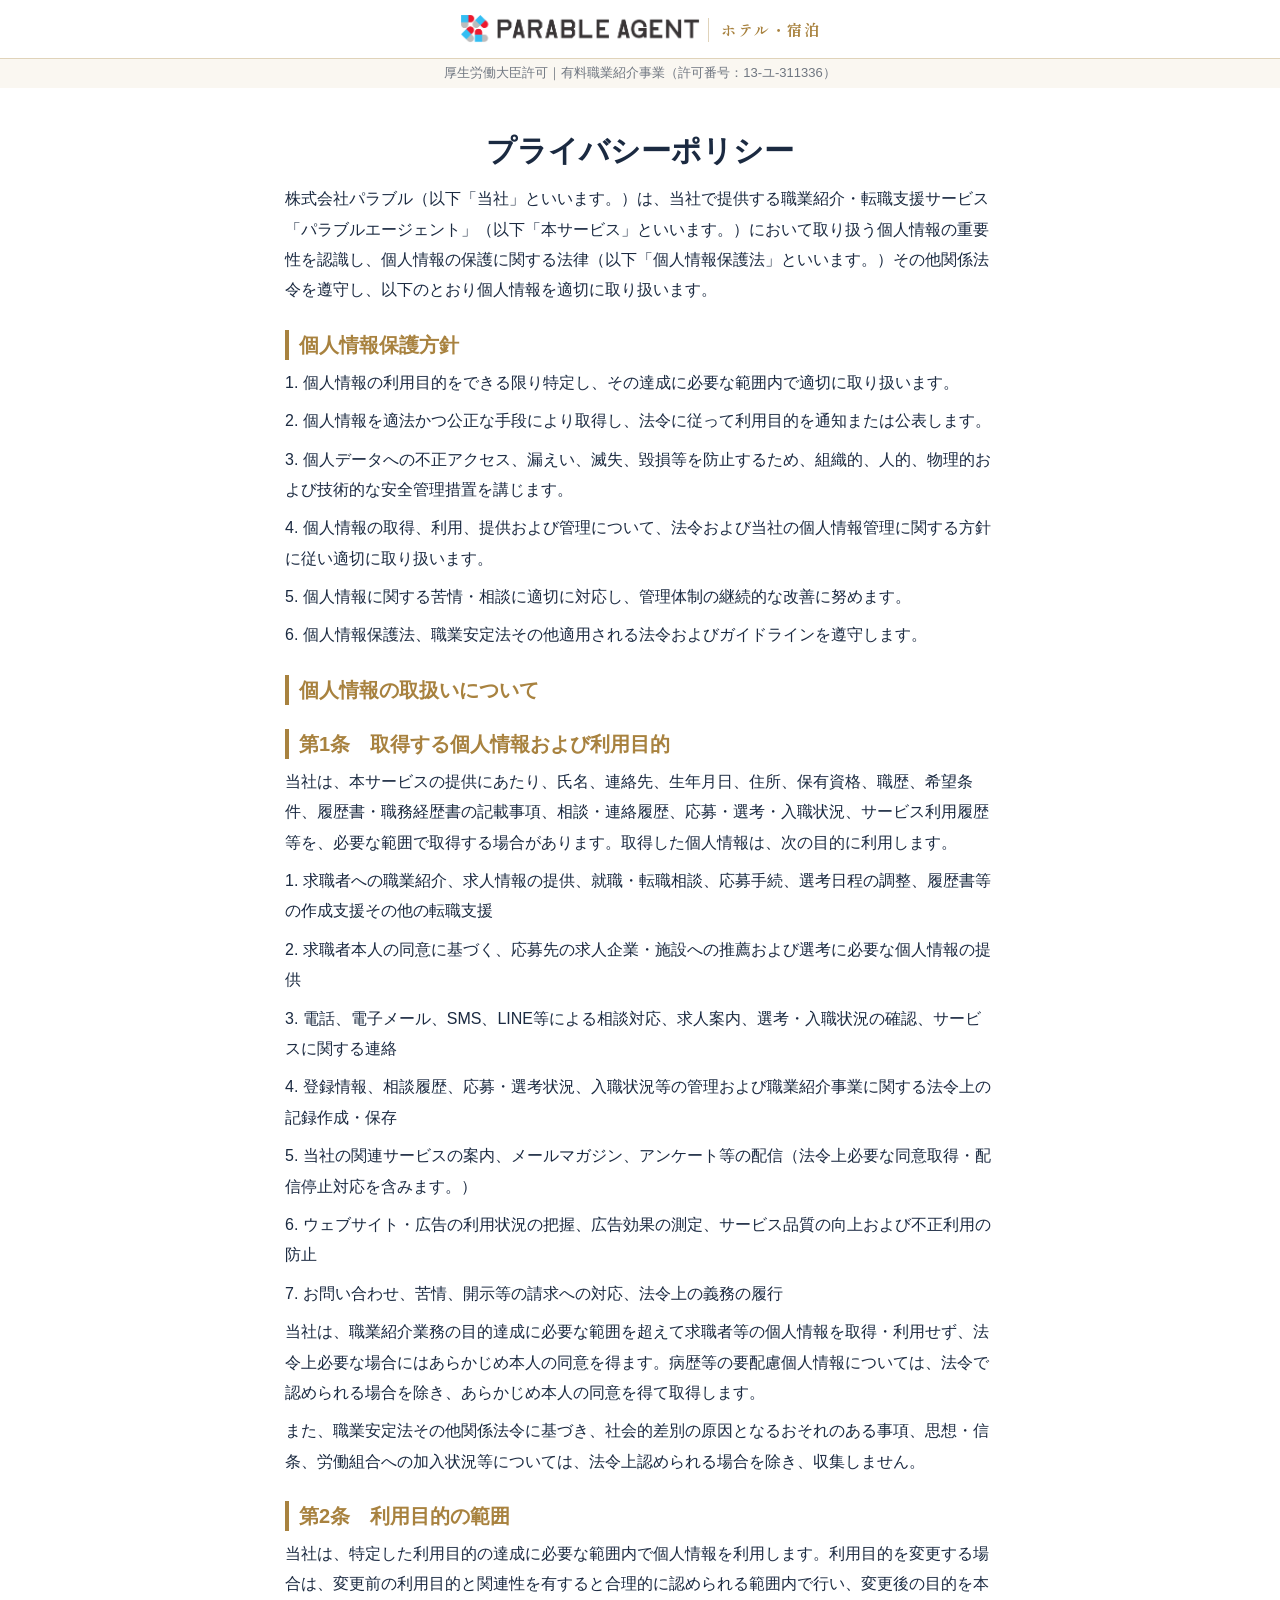
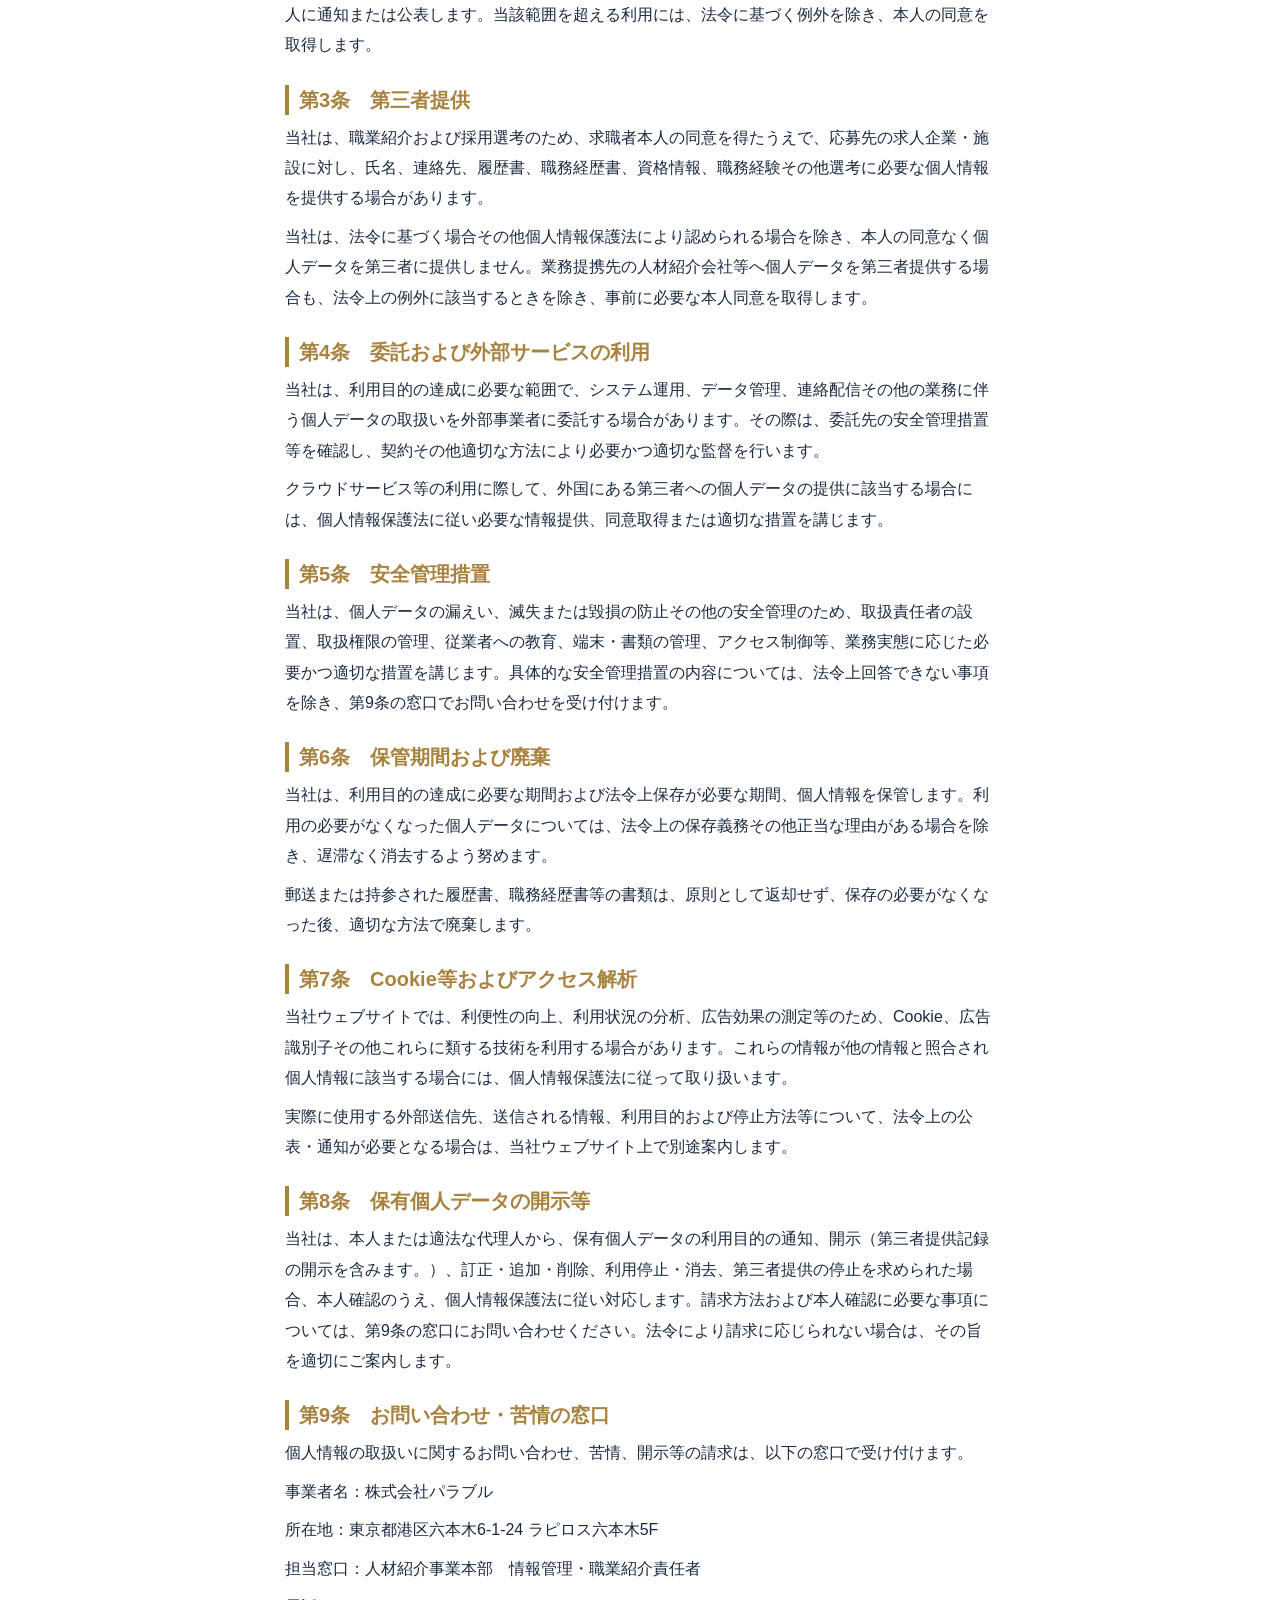
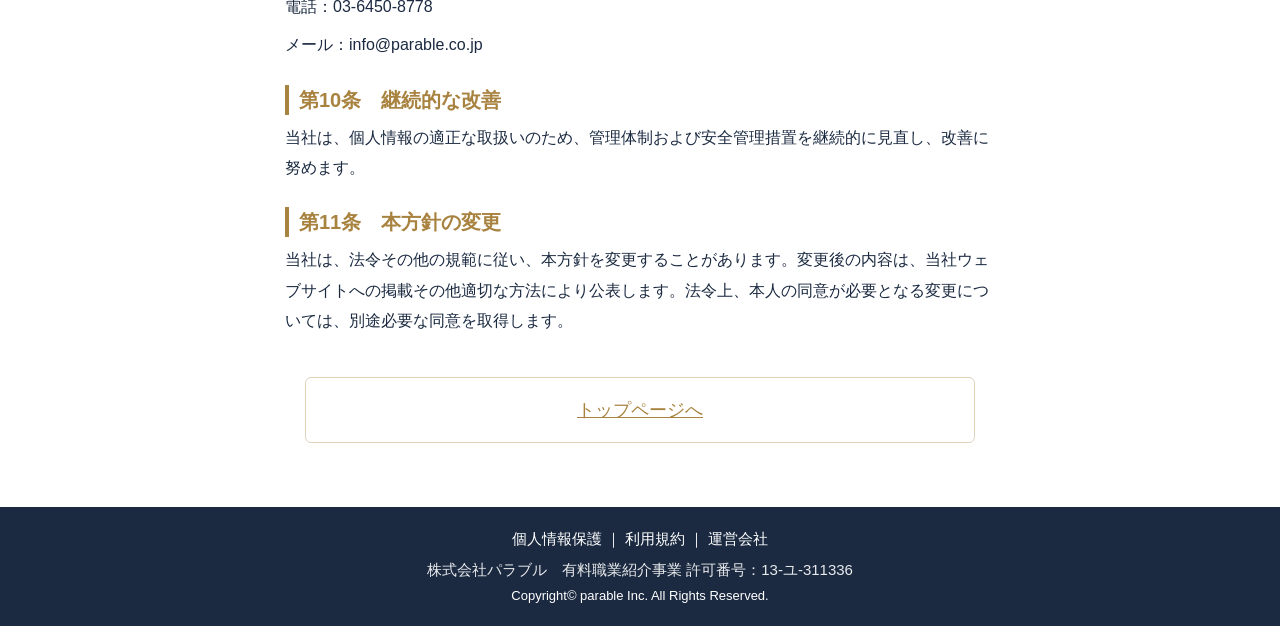
<file: privacy.html>
<!DOCTYPE html>
<html lang="ja">

<head>
    <meta charset="UTF-8">
    <meta http-equiv="X-UA-Compatible" content="IE=edge">
    <meta name="viewport" content="width=device-width,initial-scale=1.0">
    <title>プライバシーポリシー｜パラブルエージェント ホテル・宿泊</title>
    <meta name="description" content="株式会社パラブル「パラブルエージェント」のプライバシーポリシー">
    <link rel="stylesheet" href="./css/reset.css?v=20261030a">
    <link rel="stylesheet" href="./css/style_mini.css?v=20261030a">
    <link rel="stylesheet" href="./css/lp4.css?v=20261030a">
    <link rel="stylesheet" href="./css/hotel.css?v=20261030a">
    <link rel="preconnect" href="https://fonts.googleapis.com">
    <link rel="preconnect" href="https://fonts.gstatic.com" crossorigin>
    <link rel="stylesheet" href="https://fonts.googleapis.com/css2?family=Shippori+Mincho:wght@600;700&display=swap">
    <link rel="stylesheet" href="./css/hotel-premium.css?v=20261030a">
</head>

<body>
    <div class="window-adjus">
        <header class="header hv-header">
            <div class="header__inner">
                <p class="header__logo">
                    <a href="./"><img src="./img/logo.png" alt="パラブルエージェント" width="1010" height="122"></a>
                    <span class="header__sub">ホテル・宿泊</span>
                </p>
            </div>
            <p class="hv-license">厚生労働大臣許可｜有料職業紹介事業（許可番号：13-ユ-311336）</p>
        </header>

        <main class="policy">
            <div class="sec-inner">
                <h1>プライバシーポリシー</h1>
      <p>株式会社パラブル（以下「当社」といいます。）は、当社で提供する職業紹介・転職支援サービス「パラブルエージェント」（以下「本サービス」といいます。）において取り扱う個人情報の重要性を認識し、個人情報の保護に関する法律（以下「個人情報保護法」といいます。）その他関係法令を遵守し、以下のとおり個人情報を適切に取り扱います。</p>
      <h2>個人情報保護方針</h2>
      <p>1. 個人情報の利用目的をできる限り特定し、その達成に必要な範囲内で適切に取り扱います。</p>
      <p>2. 個人情報を適法かつ公正な手段により取得し、法令に従って利用目的を通知または公表します。</p>
      <p>3. 個人データへの不正アクセス、漏えい、滅失、毀損等を防止するため、組織的、人的、物理的および技術的な安全管理措置を講じます。</p>
      <p>4. 個人情報の取得、利用、提供および管理について、法令および当社の個人情報管理に関する方針に従い適切に取り扱います。</p>
      <p>5. 個人情報に関する苦情・相談に適切に対応し、管理体制の継続的な改善に努めます。</p>
      <p>6. 個人情報保護法、職業安定法その他適用される法令およびガイドラインを遵守します。</p>
      <h2>個人情報の取扱いについて</h2>
      <h2>第1条　取得する個人情報および利用目的</h2>
      <p>当社は、本サービスの提供にあたり、氏名、連絡先、生年月日、住所、保有資格、職歴、希望条件、履歴書・職務経歴書の記載事項、相談・連絡履歴、応募・選考・入職状況、サービス利用履歴等を、必要な範囲で取得する場合があります。取得した個人情報は、次の目的に利用します。</p>
      <p>1. 求職者への職業紹介、求人情報の提供、就職・転職相談、応募手続、選考日程の調整、履歴書等の作成支援その他の転職支援</p>
      <p>2. 求職者本人の同意に基づく、応募先の求人企業・施設への推薦および選考に必要な個人情報の提供</p>
      <p>3. 電話、電子メール、SMS、LINE等による相談対応、求人案内、選考・入職状況の確認、サービスに関する連絡</p>
      <p>4. 登録情報、相談履歴、応募・選考状況、入職状況等の管理および職業紹介事業に関する法令上の記録作成・保存</p>
      <p>5. 当社の関連サービスの案内、メールマガジン、アンケート等の配信（法令上必要な同意取得・配信停止対応を含みます。）</p>
      <p>6. ウェブサイト・広告の利用状況の把握、広告効果の測定、サービス品質の向上および不正利用の防止</p>
      <p>7. お問い合わせ、苦情、開示等の請求への対応、法令上の義務の履行</p>
      <p>当社は、職業紹介業務の目的達成に必要な範囲を超えて求職者等の個人情報を取得・利用せず、法令上必要な場合にはあらかじめ本人の同意を得ます。病歴等の要配慮個人情報については、法令で認められる場合を除き、あらかじめ本人の同意を得て取得します。</p>
      <p>また、職業安定法その他関係法令に基づき、社会的差別の原因となるおそれのある事項、思想・信条、労働組合への加入状況等については、法令上認められる場合を除き、収集しません。</p>
      <h2>第2条　利用目的の範囲</h2>
      <p>当社は、特定した利用目的の達成に必要な範囲内で個人情報を利用します。利用目的を変更する場合は、変更前の利用目的と関連性を有すると合理的に認められる範囲内で行い、変更後の目的を本人に通知または公表します。当該範囲を超える利用には、法令に基づく例外を除き、本人の同意を取得します。</p>
      <h2>第3条　第三者提供</h2>
      <p>当社は、職業紹介および採用選考のため、求職者本人の同意を得たうえで、応募先の求人企業・施設に対し、氏名、連絡先、履歴書、職務経歴書、資格情報、職務経験その他選考に必要な個人情報を提供する場合があります。</p>
      <p>当社は、法令に基づく場合その他個人情報保護法により認められる場合を除き、本人の同意なく個人データを第三者に提供しません。業務提携先の人材紹介会社等へ個人データを第三者提供する場合も、法令上の例外に該当するときを除き、事前に必要な本人同意を取得します。</p>
      <h2>第4条　委託および外部サービスの利用</h2>
      <p>当社は、利用目的の達成に必要な範囲で、システム運用、データ管理、連絡配信その他の業務に伴う個人データの取扱いを外部事業者に委託する場合があります。その際は、委託先の安全管理措置等を確認し、契約その他適切な方法により必要かつ適切な監督を行います。</p>
      <p>クラウドサービス等の利用に際して、外国にある第三者への個人データの提供に該当する場合には、個人情報保護法に従い必要な情報提供、同意取得または適切な措置を講じます。</p>
      <h2>第5条　安全管理措置</h2>
      <p>当社は、個人データの漏えい、滅失または毀損の防止その他の安全管理のため、取扱責任者の設置、取扱権限の管理、従業者への教育、端末・書類の管理、アクセス制御等、業務実態に応じた必要かつ適切な措置を講じます。具体的な安全管理措置の内容については、法令上回答できない事項を除き、第9条の窓口でお問い合わせを受け付けます。</p>
      <h2>第6条　保管期間および廃棄</h2>
      <p>当社は、利用目的の達成に必要な期間および法令上保存が必要な期間、個人情報を保管します。利用の必要がなくなった個人データについては、法令上の保存義務その他正当な理由がある場合を除き、遅滞なく消去するよう努めます。</p>
      <p>郵送または持参された履歴書、職務経歴書等の書類は、原則として返却せず、保存の必要がなくなった後、適切な方法で廃棄します。</p>
      <h2>第7条　Cookie等およびアクセス解析</h2>
      <p>当社ウェブサイトでは、利便性の向上、利用状況の分析、広告効果の測定等のため、Cookie、広告識別子その他これらに類する技術を利用する場合があります。これらの情報が他の情報と照合され個人情報に該当する場合には、個人情報保護法に従って取り扱います。</p>
      <p>実際に使用する外部送信先、送信される情報、利用目的および停止方法等について、法令上の公表・通知が必要となる場合は、当社ウェブサイト上で別途案内します。</p>
      <h2>第8条　保有個人データの開示等</h2>
      <p>当社は、本人または適法な代理人から、保有個人データの利用目的の通知、開示（第三者提供記録の開示を含みます。）、訂正・追加・削除、利用停止・消去、第三者提供の停止を求められた場合、本人確認のうえ、個人情報保護法に従い対応します。請求方法および本人確認に必要な事項については、第9条の窓口にお問い合わせください。法令により請求に応じられない場合は、その旨を適切にご案内します。</p>
      <h2>第9条　お問い合わせ・苦情の窓口</h2>
      <p>個人情報の取扱いに関するお問い合わせ、苦情、開示等の請求は、以下の窓口で受け付けます。</p>
      <p>事業者名：株式会社パラブル</p>
      <p>所在地：東京都港区六本木6-1-24 ラピロス六本木5F</p>
      <p>担当窓口：人材紹介事業本部　情報管理・職業紹介責任者</p>
      <p>電話：03-6450-8778</p>
      <p>メール：info@parable.co.jp</p>
      <h2>第10条　継続的な改善</h2>
      <p>当社は、個人情報の適正な取扱いのため、管理体制および安全管理措置を継続的に見直し、改善に努めます。</p>
      <h2>第11条　本方針の変更</h2>
      <p>当社は、法令その他の規範に従い、本方針を変更することがあります。変更後の内容は、当社ウェブサイトへの掲載その他適切な方法により公表します。法令上、本人の同意が必要となる変更については、別途必要な同意を取得します。</p>
                <div class="step__btn-container policy__back">
                    <p class="prevbtn-box" style="width:100%"><a class="prevbtn" href="./" style="display:block;text-align:center">トップページへ</a></p>
                </div>
            </div>
        </main>
        

        <footer class="footer">
            <div class="footer__nav">
                <a href="./privacy.html" class="nav-link">個人情報保護</a> ｜
                <a href="./terms.html" class="nav-link">利用規約</a> ｜
                <a href="https://parable.co.jp/" class="nav-link" target="_blank" rel="noopener noreferrer">運営会社</a>
            </div>
            <p class="footer__license">株式会社パラブル　有料職業紹介事業 許可番号：13-ユ-311336</p>
            <p class="copyright">Copyright© parable Inc. All Rights Reserved.</p>
        </footer>
    </div>
</body>

</html>
</file>
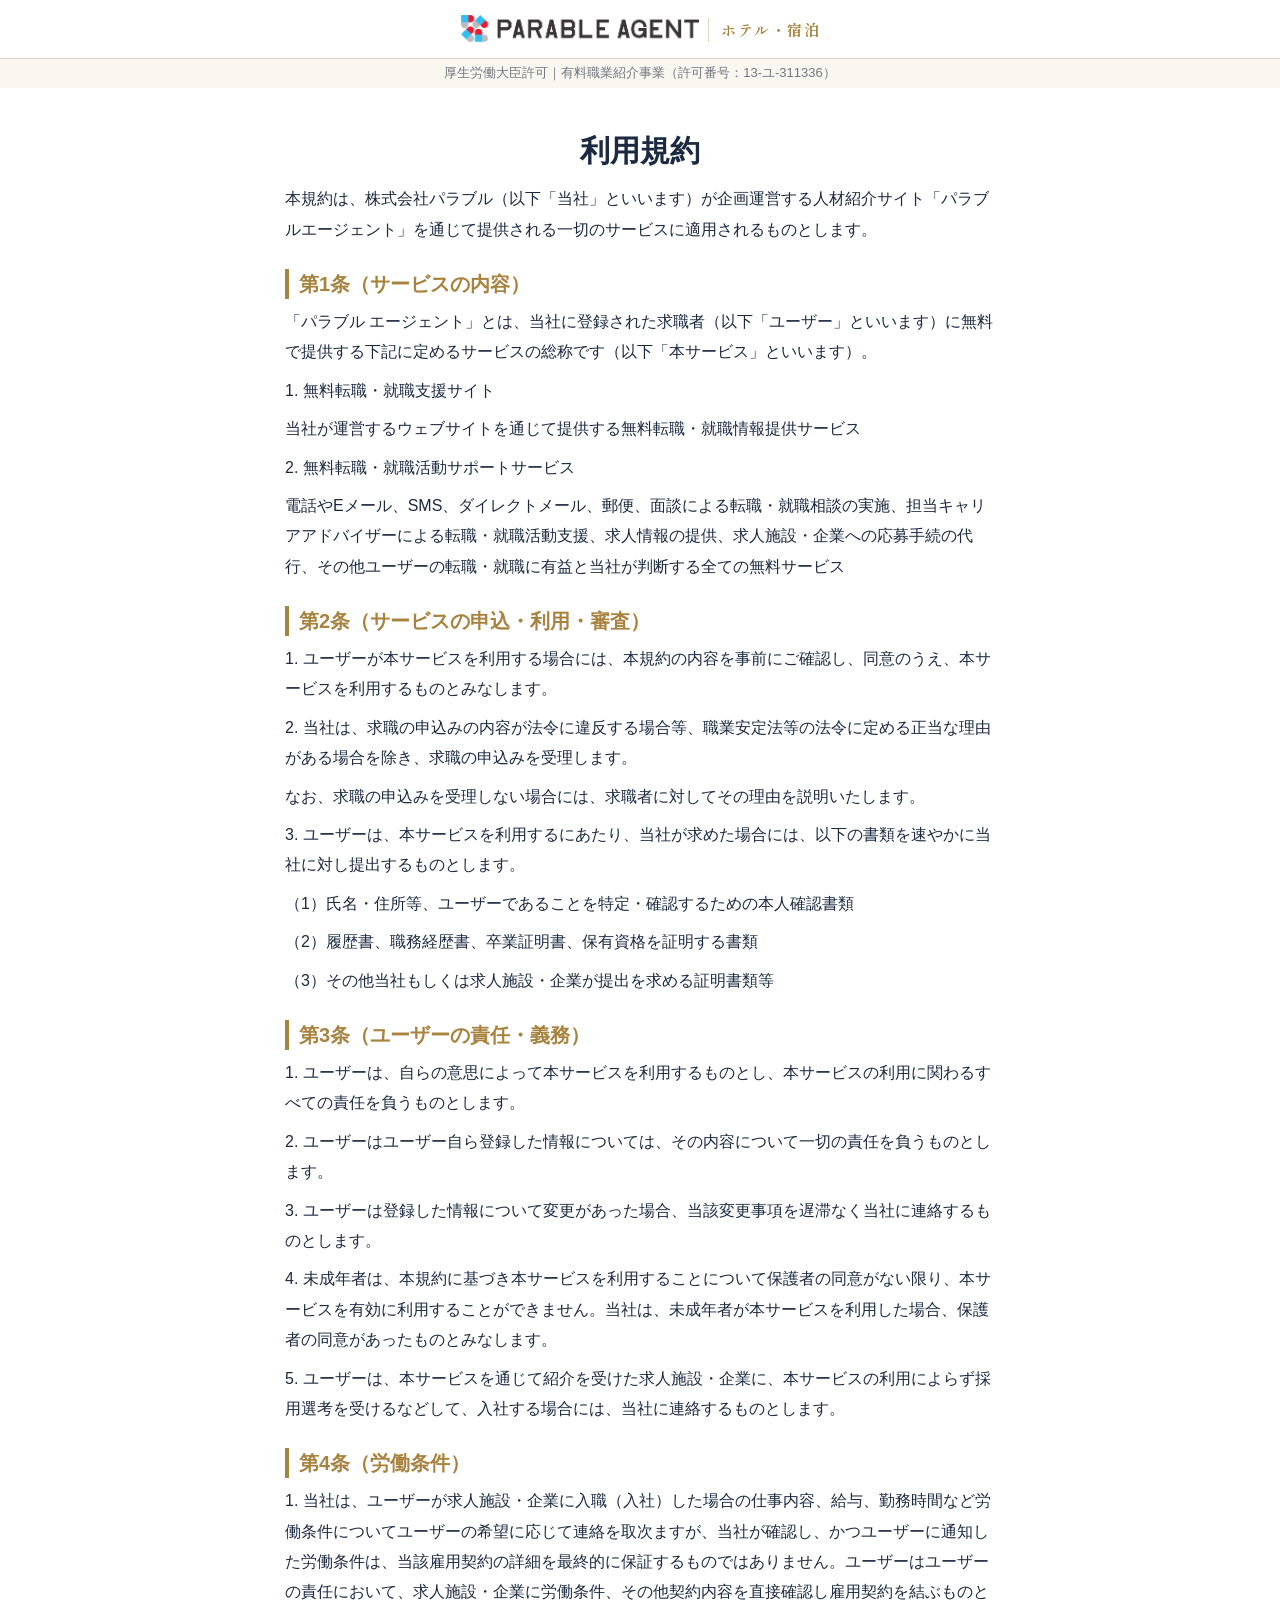
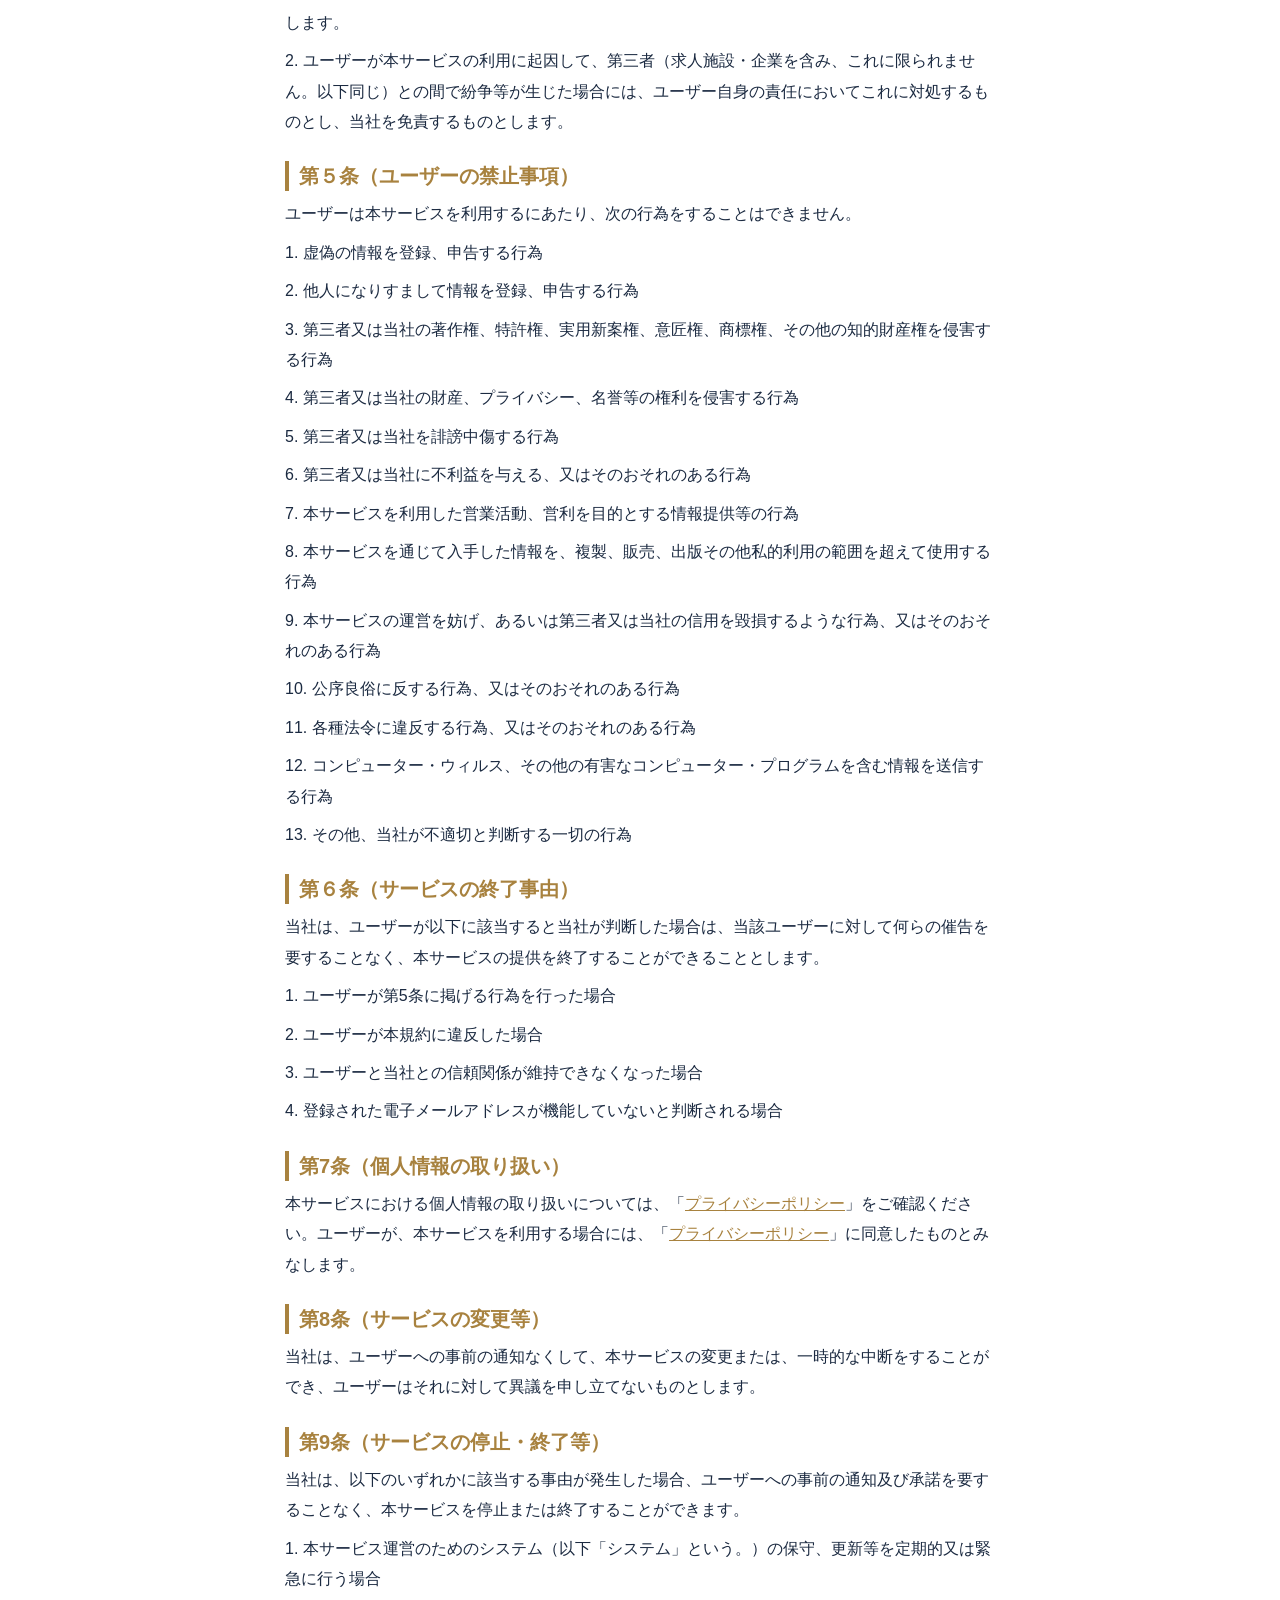
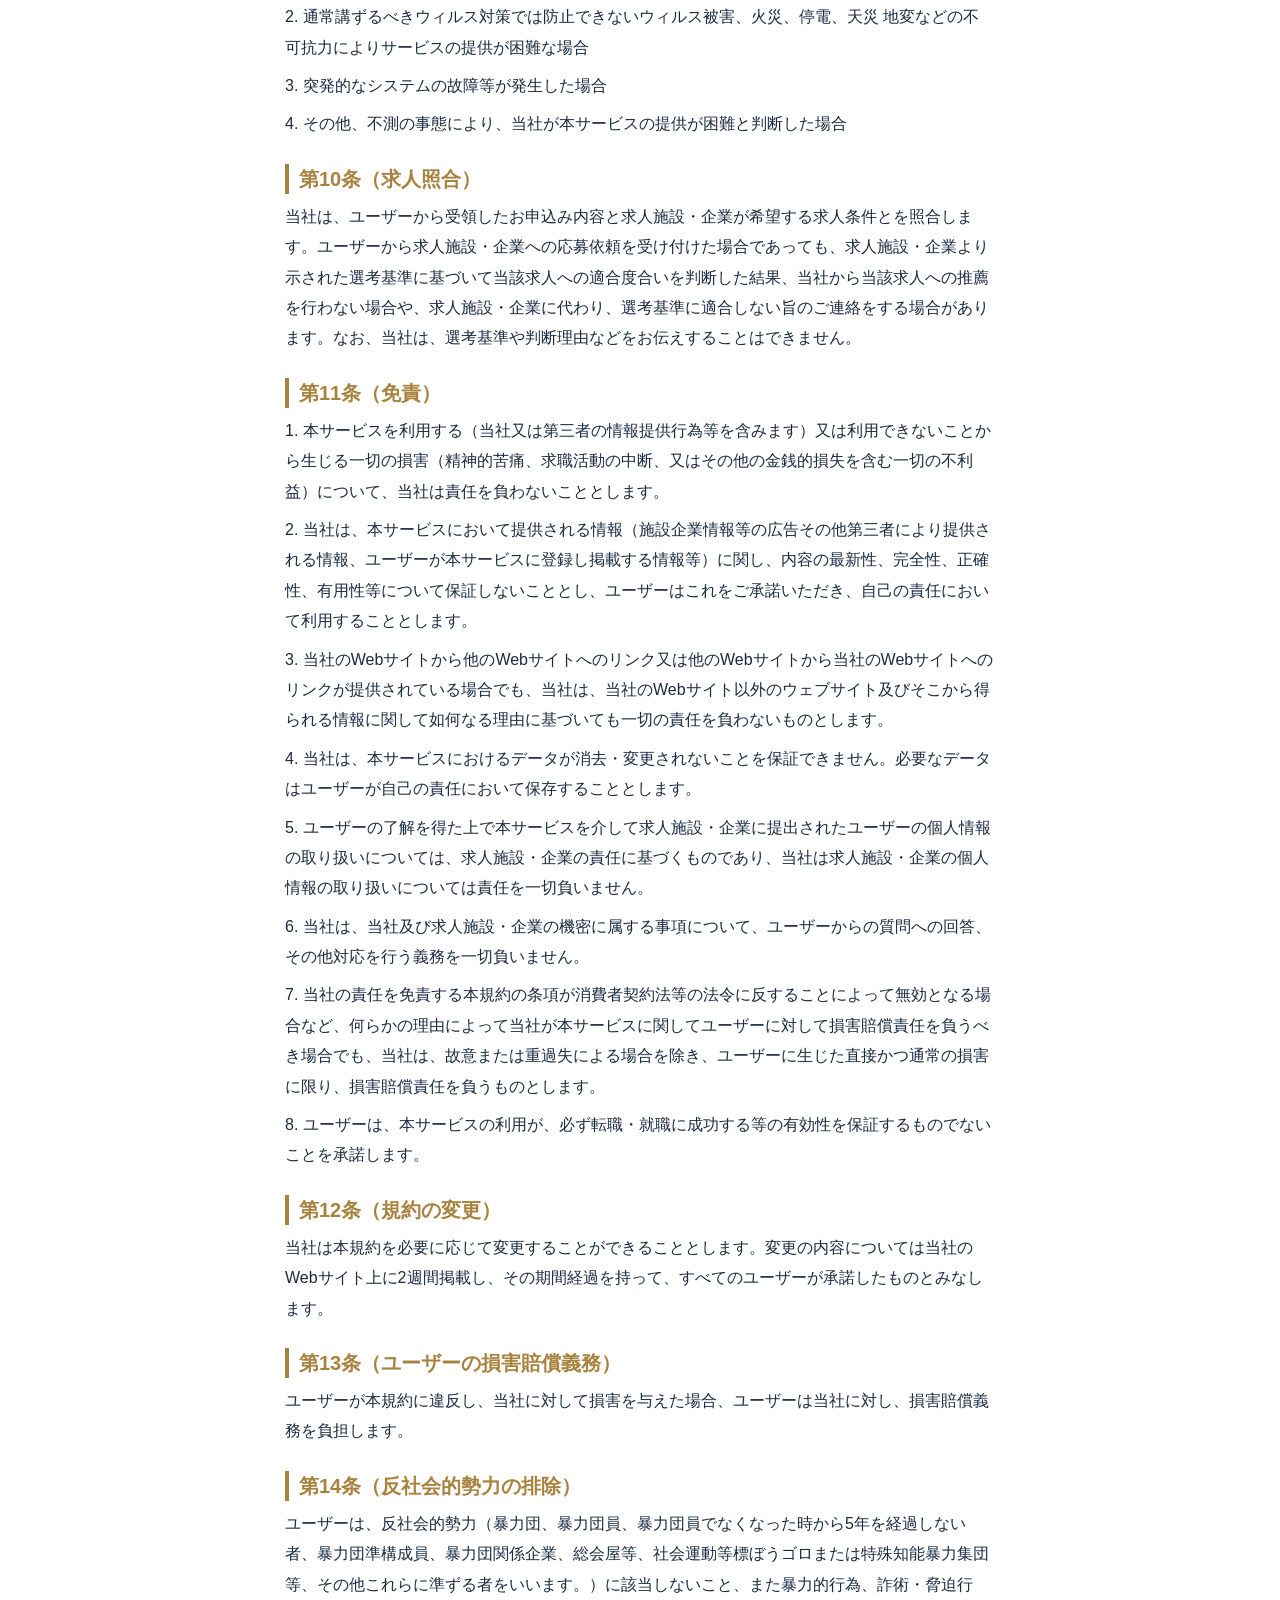
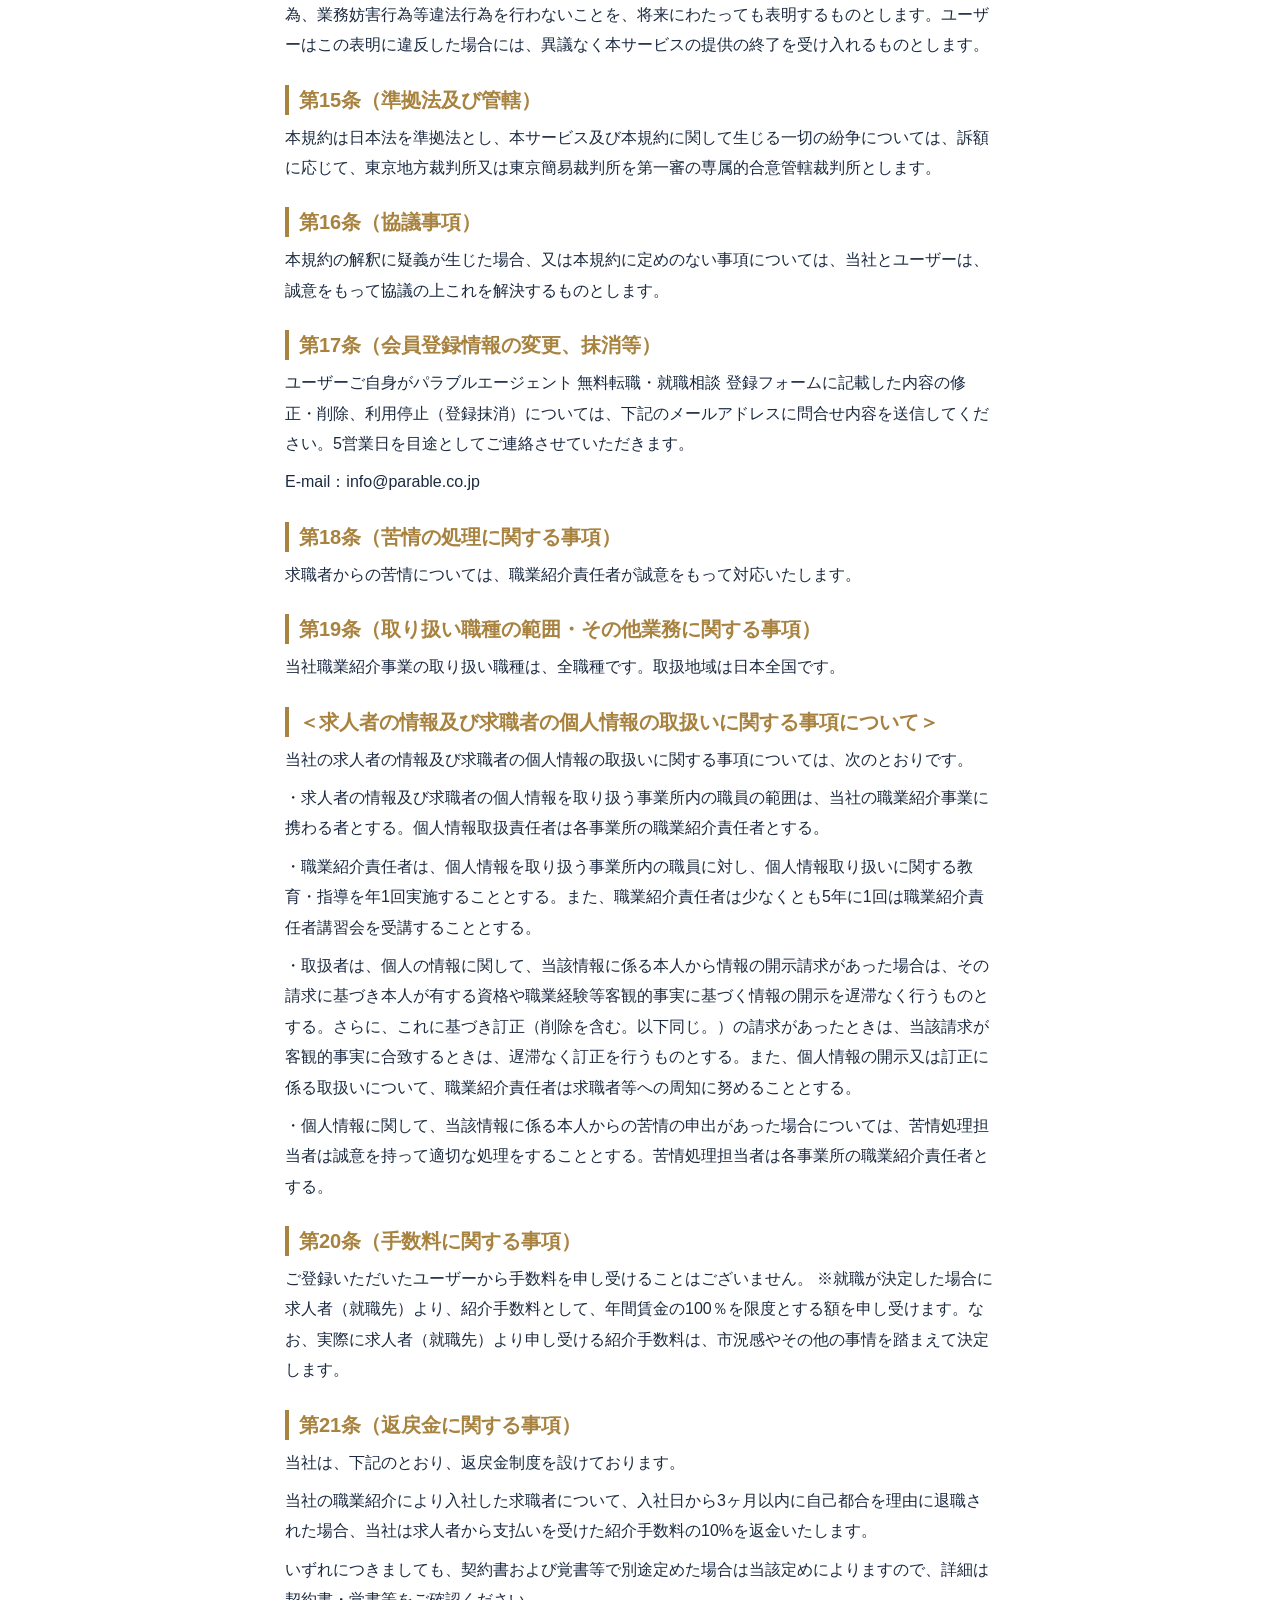
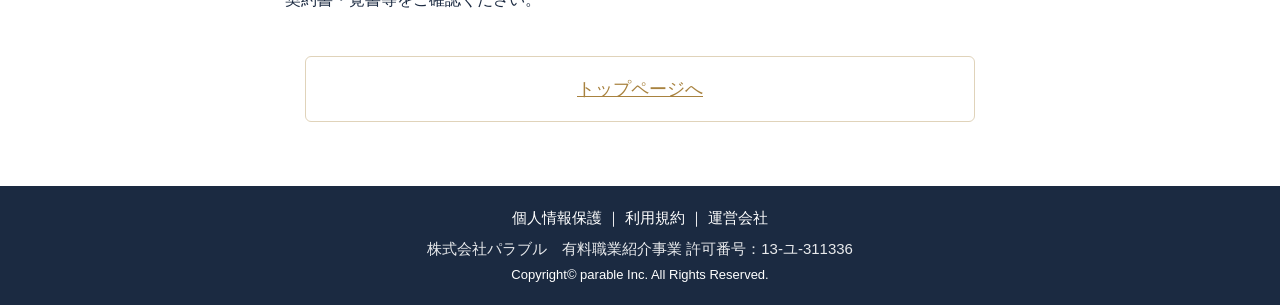
<file: terms.html>
<!DOCTYPE html>
<html lang="ja">

<head>
    <meta charset="UTF-8">
    <meta http-equiv="X-UA-Compatible" content="IE=edge">
    <meta name="viewport" content="width=device-width,initial-scale=1.0">
    <title>利用規約｜パラブルエージェント ホテル・宿泊</title>
    <meta name="description" content="パラブルエージェントの利用規約">
    <link rel="stylesheet" href="./css/reset.css?v=20261030a">
    <link rel="stylesheet" href="./css/style_mini.css?v=20261030a">
    <link rel="stylesheet" href="./css/lp4.css?v=20261030a">
    <link rel="stylesheet" href="./css/hotel.css?v=20261030a">
    <link rel="preconnect" href="https://fonts.googleapis.com">
    <link rel="preconnect" href="https://fonts.gstatic.com" crossorigin>
    <link rel="stylesheet" href="https://fonts.googleapis.com/css2?family=Shippori+Mincho:wght@600;700&display=swap">
    <link rel="stylesheet" href="./css/hotel-premium.css?v=20261030a">
</head>

<body>
    <div class="window-adjus">
        <header class="header hv-header">
            <div class="header__inner">
                <p class="header__logo">
                    <a href="./"><img src="./img/logo.png" alt="パラブルエージェント" width="1010" height="122"></a>
                    <span class="header__sub">ホテル・宿泊</span>
                </p>
            </div>
            <p class="hv-license">厚生労働大臣許可｜有料職業紹介事業（許可番号：13-ユ-311336）</p>
        </header>

        <main class="policy">
            <div class="sec-inner">
                <h1>利用規約</h1>
      <p>本規約は、株式会社パラブル（以下「当社」といいます）が企画運営する人材紹介サイト「パラブルエージェント」を通じて提供される一切のサービスに適用されるものとします。</p>
      <h2>第1条（サービスの内容）</h2>
      <p>「パラブル エージェント」とは、当社に登録された求職者（以下「ユーザー」といいます）に無料で提供する下記に定めるサービスの総称です（以下「本サービス」といいます）。</p>
      <p>1. 無料転職・就職支援サイト</p>
      <p>当社が運営するウェブサイトを通じて提供する無料転職・就職情報提供サービス</p>
      <p>2. 無料転職・就職活動サポートサービス</p>
      <p>電話やEメール、SMS、ダイレクトメール、郵便、面談による転職・就職相談の実施、担当キャリアアドバイザーによる転職・就職活動支援、求人情報の提供、求人施設・企業への応募手続の代行、その他ユーザーの転職・就職に有益と当社が判断する全ての無料サービス</p>
      <h2>第2条（サービスの申込・利用・審査）</h2>
      <p>1. ユーザーが本サービスを利用する場合には、本規約の内容を事前にご確認し、同意のうえ、本サービスを利用するものとみなします。</p>
      <p>2. 当社は、求職の申込みの内容が法令に違反する場合等、職業安定法等の法令に定める正当な理由がある場合を除き、求職の申込みを受理します。</p>
      <p>なお、求職の申込みを受理しない場合には、求職者に対してその理由を説明いたします。</p>
      <p>3. ユーザーは、本サービスを利用するにあたり、当社が求めた場合には、以下の書類を速やかに当社に対し提出するものとします。</p>
      <p>（1）氏名・住所等、ユーザーであることを特定・確認するための本人確認書類</p>
      <p>（2）履歴書、職務経歴書、卒業証明書、保有資格を証明する書類</p>
      <p>（3）その他当社もしくは求人施設・企業が提出を求める証明書類等</p>
      <h2>第3条（ユーザーの責任・義務）</h2>
      <p>1. ユーザーは、自らの意思によって本サービスを利用するものとし、本サービスの利用に関わるすべての責任を負うものとします。</p>
      <p>2. ユーザーはユーザー自ら登録した情報については、その内容について一切の責任を負うものとします。</p>
      <p>3. ユーザーは登録した情報について変更があった場合、当該変更事項を遅滞なく当社に連絡するものとします。</p>
      <p>4. 未成年者は、本規約に基づき本サービスを利用することについて保護者の同意がない限り、本サービスを有効に利用することができません。当社は、未成年者が本サービスを利用した場合、保護者の同意があったものとみなします。</p>
      <p>5. ユーザーは、本サービスを通じて紹介を受けた求人施設・企業に、本サービスの利用によらず採用選考を受けるなどして、入社する場合には、当社に連絡するものとします。</p>
      <h2>第4条（労働条件）</h2>
      <p>1. 当社は、ユーザーが求人施設・企業に入職（入社）した場合の仕事内容、給与、勤務時間など労働条件についてユーザーの希望に応じて連絡を取次ますが、当社が確認し、かつユーザーに通知した労働条件は、当該雇用契約の詳細を最終的に保証するものではありません。ユーザーはユーザーの責任において、求人施設・企業に労働条件、その他契約内容を直接確認し雇用契約を結ぶものとします。</p>
      <p>2. ユーザーが本サービスの利用に起因して、第三者（求人施設・企業を含み、これに限られません。以下同じ）との間で紛争等が生じた場合には、ユーザー自身の責任においてこれに対処するものとし、当社を免責するものとします。</p>
      <h2>第５条（ユーザーの禁止事項）</h2>
      <p>ユーザーは本サービスを利用するにあたり、次の行為をすることはできません。</p>
      <p>1. 虚偽の情報を登録、申告する行為</p>
      <p>2. 他人になりすまして情報を登録、申告する行為</p>
      <p>3. 第三者又は当社の著作権、特許権、実用新案権、意匠権、商標権、その他の知的財産権を侵害する行為</p>
      <p>4. 第三者又は当社の財産、プライバシー、名誉等の権利を侵害する行為</p>
      <p>5. 第三者又は当社を誹謗中傷する行為</p>
      <p>6. 第三者又は当社に不利益を与える、又はそのおそれのある行為</p>
      <p>7. 本サービスを利用した営業活動、営利を目的とする情報提供等の行為</p>
      <p>8. 本サービスを通じて入手した情報を、複製、販売、出版その他私的利用の範囲を超えて使用する行為</p>
      <p>9. 本サービスの運営を妨げ、あるいは第三者又は当社の信用を毀損するような行為、又はそのおそれのある行為</p>
      <p>10. 公序良俗に反する行為、又はそのおそれのある行為</p>
      <p>11. 各種法令に違反する行為、又はそのおそれのある行為</p>
      <p>12. コンピューター・ウィルス、その他の有害なコンピューター・プログラムを含む情報を送信する行為</p>
      <p>13. その他、当社が不適切と判断する一切の行為</p>
      <h2>第６条（サービスの終了事由）</h2>
      <p>当社は、ユーザーが以下に該当すると当社が判断した場合は、当該ユーザーに対して何らの催告を要することなく、本サービスの提供を終了することができることとします。</p>
      <p>1. ユーザーが第5条に掲げる行為を行った場合</p>
      <p>2. ユーザーが本規約に違反した場合</p>
      <p>3. ユーザーと当社との信頼関係が維持できなくなった場合</p>
      <p>4. 登録された電子メールアドレスが機能していないと判断される場合</p>
      <h2>第7条（個人情報の取り扱い）</h2>
      <p>本サービスにおける個人情報の取り扱いについては、「<a href="./privacy.html">プライバシーポリシー</a>」をご確認ください。ユーザーが、本サービスを利用する場合には、「<a href="./privacy.html">プライバシーポリシー</a>」に同意したものとみなします。</p>
      <h2>第8条（サービスの変更等）</h2>
      <p>当社は、ユーザーへの事前の通知なくして、本サービスの変更または、一時的な中断をすることができ、ユーザーはそれに対して異議を申し立てないものとします。</p>
      <h2>第9条（サービスの停止・終了等）</h2>
      <p>当社は、以下のいずれかに該当する事由が発生した場合、ユーザーへの事前の通知及び承諾を要することなく、本サービスを停止または終了することができます。</p>
      <p>1. 本サービス運営のためのシステム（以下「システム」という。）の保守、更新等を定期的又は緊急に行う場合</p>
      <p>2. 通常講ずるべきウィルス対策では防止できないウィルス被害、火災、停電、天災 地変などの不可抗力によりサービスの提供が困難な場合</p>
      <p>3. 突発的なシステムの故障等が発生した場合</p>
      <p>4. その他、不測の事態により、当社が本サービスの提供が困難と判断した場合</p>
      <h2>第10条（求人照合）</h2>
      <p>当社は、ユーザーから受領したお申込み内容と求人施設・企業が希望する求人条件とを照合します。ユーザーから求人施設・企業への応募依頼を受け付けた場合であっても、求人施設・企業より示された選考基準に基づいて当該求人への適合度合いを判断した結果、当社から当該求人への推薦を行わない場合や、求人施設・企業に代わり、選考基準に適合しない旨のご連絡をする場合があります。なお、当社は、選考基準や判断理由などをお伝えすることはできません。</p>
      <h2>第11条（免責）</h2>
      <p>1. 本サービスを利用する（当社又は第三者の情報提供行為等を含みます）又は利用できないことから生じる一切の損害（精神的苦痛、求職活動の中断、又はその他の金銭的損失を含む一切の不利益）について、当社は責任を負わないこととします。</p>
      <p>2. 当社は、本サービスにおいて提供される情報（施設企業情報等の広告その他第三者により提供される情報、ユーザーが本サービスに登録し掲載する情報等）に関し、内容の最新性、完全性、正確性、有用性等について保証しないこととし、ユーザーはこれをご承諾いただき、自己の責任において利用することとします。</p>
      <p>3. 当社のWebサイトから他のWebサイトへのリンク又は他のWebサイトから当社のWebサイトへのリンクが提供されている場合でも、当社は、当社のWebサイト以外のウェブサイト及びそこから得られる情報に関して如何なる理由に基づいても一切の責任を負わないものとします。</p>
      <p>4. 当社は、本サービスにおけるデータが消去・変更されないことを保証できません。必要なデータはユーザーが自己の責任において保存することとします。</p>
      <p>5. ユーザーの了解を得た上で本サービスを介して求人施設・企業に提出されたユーザーの個人情報の取り扱いについては、求人施設・企業の責任に基づくものであり、当社は求人施設・企業の個人情報の取り扱いについては責任を一切負いません。</p>
      <p>6. 当社は、当社及び求人施設・企業の機密に属する事項について、ユーザーからの質問への回答、その他対応を行う義務を一切負いません。</p>
      <p>7. 当社の責任を免責する本規約の条項が消費者契約法等の法令に反することによって無効となる場合など、何らかの理由によって当社が本サービスに関してユーザーに対して損害賠償責任を負うべき場合でも、当社は、故意または重過失による場合を除き、ユーザーに生じた直接かつ通常の損害に限り、損害賠償責任を負うものとします。</p>
      <p>8. ユーザーは、本サービスの利用が、必ず転職・就職に成功する等の有効性を保証するものでないことを承諾します。</p>
      <h2>第12条（規約の変更）</h2>
      <p>当社は本規約を必要に応じて変更することができることとします。変更の内容については当社のWebサイト上に2週間掲載し、その期間経過を持って、すべてのユーザーが承諾したものとみなします。</p>
      <h2>第13条（ユーザーの損害賠償義務）</h2>
      <p>ユーザーが本規約に違反し、当社に対して損害を与えた場合、ユーザーは当社に対し、損害賠償義務を負担します。</p>
      <h2>第14条（反社会的勢力の排除）</h2>
      <p>ユーザーは、反社会的勢力（暴力団、暴力団員、暴力団員でなくなった時から5年を経過しない者、暴力団準構成員、暴力団関係企業、総会屋等、社会運動等標ぼうゴロまたは特殊知能暴力集団等、その他これらに準ずる者をいいます。）に該当しないこと、また暴力的行為、詐術・脅迫行為、業務妨害行為等違法行為を行わないことを、将来にわたっても表明するものとします。ユーザーはこの表明に違反した場合には、異議なく本サービスの提供の終了を受け入れるものとします。</p>
      <h2>第15条（準拠法及び管轄）</h2>
      <p>本規約は日本法を準拠法とし、本サービス及び本規約に関して生じる一切の紛争については、訴額に応じて、東京地方裁判所又は東京簡易裁判所を第一審の専属的合意管轄裁判所とします。</p>
      <h2>第16条（協議事項）</h2>
      <p>本規約の解釈に疑義が生じた場合、又は本規約に定めのない事項については、当社とユーザーは、誠意をもって協議の上これを解決するものとします。</p>
      <h2>第17条（会員登録情報の変更、抹消等）</h2>
      <p>ユーザーご自身がパラブルエージェント 無料転職・就職相談 登録フォームに記載した内容の修正・削除、利用停止（登録抹消）については、下記のメールアドレスに問合せ内容を送信してください。5営業日を目途としてご連絡させていただきます。</p>
      <p>E-mail：info@parable.co.jp</p>
      <h2>第18条（苦情の処理に関する事項）</h2>
      <p>求職者からの苦情については、職業紹介責任者が誠意をもって対応いたします。</p>
      <h2>第19条（取り扱い職種の範囲・その他業務に関する事項）</h2>
      <p>当社職業紹介事業の取り扱い職種は、全職種です。取扱地域は日本全国です。</p>
      <h2>＜求人者の情報及び求職者の個人情報の取扱いに関する事項について＞</h2>
      <p>当社の求人者の情報及び求職者の個人情報の取扱いに関する事項については、次のとおりです。</p>
      <p>・求人者の情報及び求職者の個人情報を取り扱う事業所内の職員の範囲は、当社の職業紹介事業に携わる者とする。個人情報取扱責任者は各事業所の職業紹介責任者とする。</p>
      <p>・職業紹介責任者は、個人情報を取り扱う事業所内の職員に対し、個人情報取り扱いに関する教育・指導を年1回実施することとする。また、職業紹介責任者は少なくとも5年に1回は職業紹介責任者講習会を受講することとする。</p>
      <p>・取扱者は、個人の情報に関して、当該情報に係る本人から情報の開示請求があった場合は、その請求に基づき本人が有する資格や職業経験等客観的事実に基づく情報の開示を遅滞なく行うものとする。さらに、これに基づき訂正（削除を含む。以下同じ。）の請求があったときは、当該請求が客観的事実に合致するときは、遅滞なく訂正を行うものとする。また、個人情報の開示又は訂正に係る取扱いについて、職業紹介責任者は求職者等への周知に努めることとする。</p>
      <p>・個人情報に関して、当該情報に係る本人からの苦情の申出があった場合については、苦情処理担当者は誠意を持って適切な処理をすることとする。苦情処理担当者は各事業所の職業紹介責任者とする。</p>
      <h2>第20条（手数料に関する事項）</h2>
      <p>ご登録いただいたユーザーから手数料を申し受けることはございません。 ※就職が決定した場合に求人者（就職先）より、紹介手数料として、年間賃金の100％を限度とする額を申し受けます。なお、実際に求人者（就職先）より申し受ける紹介手数料は、市況感やその他の事情を踏まえて決定します。</p>
      <h2>第21条（返戻金に関する事項）</h2>
      <p>当社は、下記のとおり、返戻金制度を設けております。</p>
      <p>当社の職業紹介により入社した求職者について、入社日から3ヶ月以内に自己都合を理由に退職された場合、当社は求人者から支払いを受けた紹介手数料の10%を返金いたします。</p>
      <p>いずれにつきましても、契約書および覚書等で別途定めた場合は当該定めによりますので、詳細は契約書・覚書等をご確認ください。</p>
                <div class="step__btn-container policy__back">
                    <p class="prevbtn-box" style="width:100%"><a class="prevbtn" href="./" style="display:block;text-align:center">トップページへ</a></p>
                </div>
            </div>
        </main>
        

        <footer class="footer">
            <div class="footer__nav">
                <a href="./privacy.html" class="nav-link">個人情報保護</a> ｜
                <a href="./terms.html" class="nav-link">利用規約</a> ｜
                <a href="https://parable.co.jp/" class="nav-link" target="_blank" rel="noopener noreferrer">運営会社</a>
            </div>
            <p class="footer__license">株式会社パラブル　有料職業紹介事業 許可番号：13-ユ-311336</p>
            <p class="copyright">Copyright© parable Inc. All Rights Reserved.</p>
        </footer>
    </div>
</body>

</html>
</file>
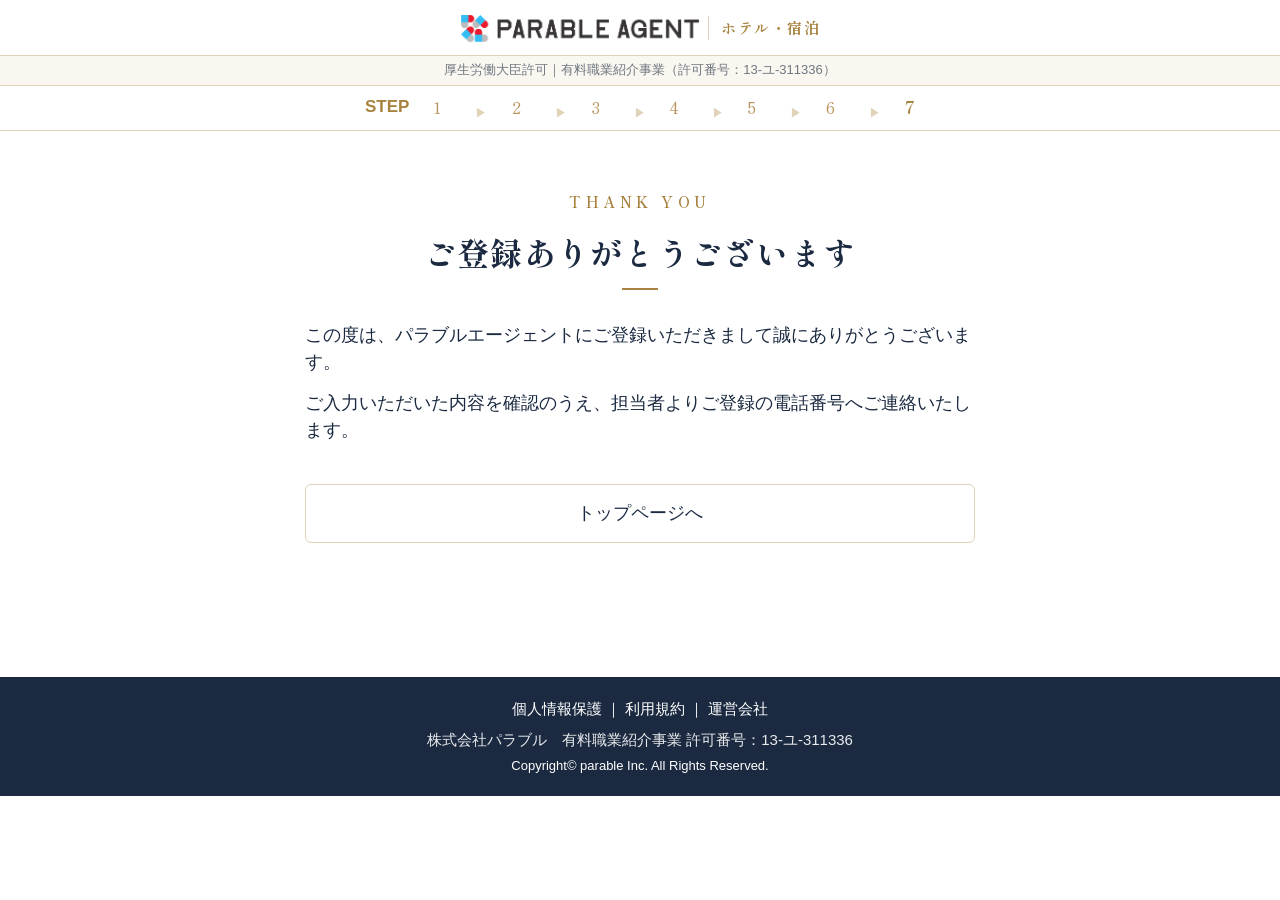
<file: thanks.html>
<!DOCTYPE html>
<html lang="ja">

<head>
    <!-- Google Tag Manager（index.html と同じID。コンバージョンはカスタムイベント hotel_lp_thanks で計測） -->
    <script>
        (function (w, d, s, l, i) {
            w[l] = w[l] || []; w[l].push({ 'gtm.start': new Date().getTime(), event: 'gtm.js' });
            var f = d.getElementsByTagName(s)[0], j = d.createElement(s), dl = l != 'dataLayer' ? '&l=' + l : '';
            j.async = true; j.src = 'https://www.googletagmanager.com/gtm.js?id=' + i + dl; f.parentNode.insertBefore(j, f);
        })(window, document, 'script', 'dataLayer', 'GTM-PTF8NCDS');
    </script>
    <meta charset="UTF-8">
    <meta http-equiv="X-UA-Compatible" content="IE=edge">
    <meta name="viewport" content="width=device-width,initial-scale=1.0">
    <title>ご登録ありがとうございます｜パラブルエージェント ホテル・宿泊</title>
    <meta name="robots" content="noindex">
    <link rel="stylesheet" href="./css/reset.css?v=20261030a">
    <link rel="stylesheet" href="./css/style_mini.css?v=20261030a">
    <link rel="stylesheet" href="./css/lp4.css?v=20261030a">
    <link rel="stylesheet" href="./css/hotel.css?v=20261030a">
    <link rel="preconnect" href="https://fonts.googleapis.com">
    <link rel="preconnect" href="https://fonts.gstatic.com" crossorigin>
    <link rel="stylesheet" href="https://fonts.googleapis.com/css2?family=Shippori+Mincho:wght@600;700&display=swap">
    <link rel="stylesheet" href="./css/hotel-premium.css?v=20261030a">
</head>

<body class="thanks-page">
    <noscript><iframe src="https://www.googletagmanager.com/ns.html?id=GTM-PTF8NCDS" height="0" width="0" style="display:none;visibility:hidden"></iframe></noscript>

    <div class="window-adjus">
        <header class="header hv-header">
            <div class="header__inner">
                <h1 class="header__logo">
                    <img src="./img/logo.png" alt="パラブルエージェント" width="1010" height="122">
                    <span class="header__sub">ホテル・宿泊</span>
                </h1>
            </div>
            <p class="hv-license">厚生労働大臣許可｜有料職業紹介事業（許可番号：13-ユ-311336）</p>
        </header>

        <main>
            <section class="thanks">
                <div class="comstep-bg">
                    <p class="comstep"><span>STEP</span><span class="stepnum is-done">1</span><span class="arrow">▶︎</span><span class="stepnum is-done">2</span><span class="arrow">▶︎</span><span class="stepnum is-done">3</span><span class="arrow">▶︎</span><span class="stepnum is-done">4</span><span class="arrow">▶︎</span><span class="stepnum is-done">5</span><span class="arrow">▶︎</span><span class="stepnum is-done">6</span><span class="arrow">▶︎</span><span class="stepnum active">7</span></p>
                </div>
                <div class="thanks__container">
                    <p class="hv-en">THANK YOU</p>
                    <h2 class="hv-hd">ご登録ありがとうございます</h2>
                    <p>この度は、パラブルエージェントにご登録いただきまして誠にありがとうございます。</p>
                    <p>ご入力いただいた内容を確認のうえ、担当者よりご登録の電話番号へご連絡いたします。</p>
                    <div class="step__btn-container">
                        <p class="prevbtn-box" style="width:100%"><a class="prevbtn" href="./">トップページへ</a></p>
                    </div>
                </div>
            </section>
            
        </main>

        <footer class="footer">
            <div class="footer__nav">
                <a href="./privacy.html" class="nav-link" target="_blank" rel="noopener">個人情報保護</a> ｜
                <a href="./terms.html" class="nav-link" target="_blank" rel="noopener">利用規約</a> ｜
                <a href="https://parable.co.jp/" class="nav-link" target="_blank" rel="noopener noreferrer">運営会社</a>
            </div>
            <p class="footer__license">株式会社パラブル　有料職業紹介事業 許可番号：13-ユ-311336</p>
            <p class="copyright">Copyright© parable Inc. All Rights Reserved.</p>
        </footer>
    </div>

    <script>
        // コンバージョン用イベント：フォームから実際に送信した場合のみ1回だけ送る
        // （直接アクセス・再読み込みでは送らない。?test=1 から送信した場合は hotel_lp_thanks_test）
        (function () {
            var ss = null;
            try { ss = window.sessionStorage; } catch (e) {}
            var submitted = ss && ss.getItem('pa_hotel_submitted') === '1';
            var isTest = ss && ss.getItem('pa_hotel_test') === '1';
            if (!submitted) return;
            try { ss.removeItem('pa_hotel_submitted'); } catch (e) {}
            window.dataLayer = window.dataLayer || [];
            window.dataLayer.push({ event: isTest ? 'hotel_lp_thanks_test' : 'hotel_lp_thanks', lp_test: !!isTest });
        })();
    </script>
</body>

</html>
</file>
<file: css/style_mini.css>
@charset "UTF-8";.nextbtn--acbg:hover,a:hover{opacity:.7}.advice__text,.mainarea,.not-publish,.top__left{position:relative}input,select{color:inherit;padding:5px 7px 6px}.nextbtn--acbg,.popup-area a,a,select{cursor:pointer}.close-btn,.footer,.header__logo,.header__p,.radio label .radio__left,.stephd,.terms,.thanks__container .prevbtn-box,.time{text-align:center}body{font-size:1.6rem;font-family:-apple-system,BlinkMacSystemFont,"Segoe UI","Hiragino Kaku Gothic ProN","メイリオ",Meiryo,sans-serif;overflow-x:hidden;font-weight:400}.window-adjus{width:100%}a{text-decoration:none}.sp-only,.step02,.step03,.step04,.step05,.step06,.tab-row,input[type=radio]{display:none}@media screen and (max-width:799px){.tab-row{display:block}}@media screen and (max-width:767px){.pc-only{display:none}.sp-only{display:block}}.header__inner{padding-top:4px}.header__logo img{width:85px;height:auto}.header__p{background:#ff9c00;color:#fff;padding:2px 0 3px;font-size:.9rem}.sec-inner{max-width:375px;margin:0 auto;padding-right:20px;padding-left:20px}.top{background:#cbe7dd}.top__inner{padding:6px 8px 0;display:-webkit-box;display:-webkit-flex;display:-ms-flexbox;display:flex}.top__left{max-width:55%;margin-right:auto;z-index:1}.top__left img{width:100%}.top__subtitle{color:#1f4a4c;font-size:1.2rem}.top__right{max-width:42%;padding:4px 1% 0 0}.popup-area img,.top__right img{width:100%;height:auto}.stephd{padding:12px 0}.comstep,input{font-size:1.4rem;font-family:-apple-system,BlinkMacSystemFont,"Segoe UI","Hiragino Kaku Gothic ProN","メイリオ",Meiryo,sans-serif}.comstep span,.js-step{display:block}.comstep,.maincontin{display:-webkit-box;display:-webkit-flex;display:-ms-flexbox}.maincontin{display:flex;overflow:hidden}.mainarea{height:490px;-webkit-flex-shrink:0;-ms-flex-negative:0;flex-shrink:0;width:100%;left:0;font-family:-apple-system,BlinkMacSystemFont,"Segoe UI","Hiragino Kaku Gothic ProN","メイリオ",Meiryo,sans-serif;padding-right:20px;padding-left:20px}.step01,.step02{height:360px}.comstep-bg{background:#098b62}.comstep{max-width:335px;margin:0 auto;padding:6px 20px 5px;display:flex;-webkit-box-pack:justify;-webkit-justify-content:space-between;-ms-flex-pack:justify;justify-content:space-between;color:#90c38e}.advice,.radio label,.radio-container{display:-webkit-box;display:-webkit-flex;display:-ms-flexbox}.comstep .active,.comstep span:first-child,.nav-link{color:#fff}.form-title::first-letter,.prevbtn,.terms a{color:#098b62}.comstep .arrow{margin-top:3px;font-size:.7rem;padding-top:2px;padding-left:10px}.section{font-family:-apple-system,BlinkMacSystemFont,"Segoe UI","Hiragino Kaku Gothic ProN","メイリオ",Meiryo,sans-serif;height:inherit;padding-right:20px;padding-left:20px}.radio-container{max-width:335px;margin:0 auto;display:flex;-webkit-flex-wrap:wrap;-ms-flex-wrap:wrap;flex-wrap:wrap;-webkit-box-pack:justify;-webkit-justify-content:space-between;-ms-flex-pack:justify;justify-content:space-between;gap:10px}.radio{max-width:160px;width:100%}@media screen and (min-width:768px){.header__logo img{width:170px;height:auto}.header__p{font-size:1.8rem;padding:4px 0 6px}.sec-inner{max-width:750px}.top__inner{padding:6px 40px}.top__left{max-width:57%;padding-top:0}.top__right{padding:10px 1% 0 0}.stephd{padding:24px 0;font-size:32px}.mainarea{height:auto;margin-bottom:50px}.step01,.step02{margin-bottom:50px;height:auto}.comstep{font-size:2.8rem;max-width:670px;padding:10px 60px}.comstep .arrow{margin-top:7px;font-size:1.2rem;padding-top:2px;padding-left:10px}.radio-container{max-width:670px;gap:20px}.radio{max-width:320px;width:100%}}.radio label:hover{cursor:pointer;opacity:.8}.radio label{display:flex;height:72px;border:1px solid #999;border-radius:8px}.radio label .radio__left{display:block;width:50%;margin:auto}.radio label .radio__left img{max-width:66px;max-height:63px;width:100%;-o-object-fit:contain;object-fit:contain}.radio label .radio__right{width:50%;font-size:1.3rem;background:#cbe7dd;border-radius:0 8px 8px 0;position:relative}.radio label .radio__right>span{width:100%;position:absolute;top:50%;left:50%;-webkit-transform:translate(-50%,-50%);transform:translate(-50%,-50%);text-align:center}.advice__text p,.advice__text::after{-webkit-transform:translateY(-50%);position:absolute;top:50%}.font-size--s{font-size:1.1rem;margin-top:3px;width:100%}.advice{height:62px;display:flex;max-width:335px;margin:0 auto}.advice__img,.prevbtn-box{margin-right:auto}.step2__advice{margin-top:16px}.advice__text,.step4__advice{margin-top:10px}.advice__img{width:18%}.advice__img img,.hayashi img{width:100%}.advice__text{width:75%;font-size:1.2rem;background:#fae7c8;border-radius:4px;line-height:1.2}.advice__text::after{left:-10px;background-image:url(../img/fukidashi.svg);background-size:cover;background-repeat:no-repeat;content:"";width:10px;height:20px}@media screen and (min-width:768px){.radio label{height:140px;border:2px solid #999;border-radius:16px}.radio label .radio__left img{max-width:132px;max-height:126px}.radio label .radio__right{font-size:2.6rem;background:#cbe7dd;border-radius:0 16px 16px 0}.font-size--s{font-size:2.2rem;margin-top:6px}.advice{height:124px;max-width:670px}.advice__text{font-size:2.4rem;margin-top:20px;border-radius:8px}.advice__text::after{left:-20px;width:20px;height:40px}}.advice__text p{width:100%;left:5%;transform:translateY(-50%)}.step__btn-container{display:-webkit-box;display:-webkit-flex;display:-ms-flexbox;display:flex;margin-top:20px;max-width:335px;margin-left:auto;margin-right:auto}.nextbtn,.prevbtn,.submit,input{display:inline-block}.prevbtn{padding:18px 53px;background:#cbe7dd;border-radius:8px;outline:0}.nextbtn{padding:18px 62px;color:#b7b7b7;background:#eee;border-radius:8px;pointer-events:none;outline:0}@media screen and (min-width:768px){.step__btn-container{margin-top:40px;max-width:670px}.prevbtn{font-size:3.2rem;padding:36px 106px;border-radius:16px}.nextbtn{display:inline-block;padding:36px 124px;border-radius:16px;font-size:3.2rem}}.nextbtn--acbg{pointer-events:auto}.not-publish{background:#757575;color:#fff;padding:1px 6px 1px 28px;font-size:9px;margin-left:6px}.select-first,.submit{color:#b7b7b7}.not-publish::before{position:absolute;background-image:url(../img/not-publish.png);background-repeat:no-repeat;width:14px;height:15px;background-size:contain;top:12%;left:8px;content:""}input{-moz-appearance:none;-webkit-appearance:none;appearance:none;background-color:transparent;background-image:none;border:1px solid #098b62;border-radius:5px;width:100%}input:focus,select:focus{border:1px solid #ff9c00;-webkit-box-shadow:none;box-shadow:none;outline:0}select{-moz-appearance:none;-webkit-appearance:none;appearance:none;background:url(../img/form-arrow.png) center right 7px/10px 7px no-repeat;border:1px solid #098b62;border-radius:5px;font-family:-apple-system,BlinkMacSystemFont,"Segoe UI","Hiragino Kaku Gothic ProN","メイリオ",Meiryo,sans-serif;font-size:1.4rem;width:100%}select::-ms-expand{display:none}.form-title{font-size:1.4rem;margin-bottom:8px;margin-top:10px}.p-postal-code,.p-region{max-width:163px}.postal-code-title{margin-top:0}.yubin-text{font-size:1.2rem;margin-top:6px;margin-bottom:10px}.form-title-furi-mei,.form-title-furi-sei,.form-title-mei,.form-title-sei,.submit>span{font-size:1.4rem}::-webkit-input-placeholder{color:#b7b7b7}:-ms-input-placeholder{color:#b7b7b7}::-ms-input-placeholder{color:#b7b7b7}::placeholder{color:#b7b7b7}.step05 input{margin-bottom:13px;width:35%}.form-title-mei,.form-title-sei{margin-right:20px}.form-title-furi-mei,.form-title-mei{margin-left:5px}.form-title-furi-mei,.form-title-furi-sei{margin-right:6px}.birthday-years{width:62px}.birthday-days,.birthday-months{width:46px}.birthday-text{margin-left:4px;margin-right:15px}.step5__advice{margin-top:18px;margin-bottom:13px}.step6__advice{margin:2px 0 15px}.submit{padding:14px 20px;background:#eee;border-radius:8px;pointer-events:none;border:none;font-family:-apple-system,BlinkMacSystemFont,"Segoe UI","Hiragino Kaku Gothic ProN","メイリオ",Meiryo,sans-serif;font-size:1.8rem;line-height:1.3;width:100%}.nextbtn--acbg,.time{background:#ff9c00;color:#fff}.submit>span{display:block}@media screen and (min-width:768px){.not-publish{padding:4px 6px 4px 34px;font-size:18px;margin-left:6px}.not-publish::before{width:22px;height:23px}input{border-radius:10px;font-size:2.8rem;padding:10px 14px 12px}select{background:url(../img/form-arrow.png) center right 14px/20px 14px no-repeat;border:1px solid #098b62;border-radius:10px;font-size:2.8rem;padding:10px 14px 12px}select option{font-size:1.6rem}.form-title{font-size:2.8rem;margin-bottom:16px;margin-top:20px}.p-postal-code,.p-region{max-width:326px}.yubin-text{font-size:2.4rem;margin-top:12px;margin-bottom:20px}.birthday-text,.form-title-furi-mei,.form-title-furi-sei,.form-title-mei,.form-title-sei,.submit>span{font-size:2.8rem}.birthday-years{width:124px}.birthday-days,.birthday-months{width:92px}.submit{padding:28px 40px;border-radius:16px;font-size:3.6rem}}@media screen and (max-width:371px){.radio{max-width:145px}.radio-container{-webkit-box-pack:center;-webkit-justify-content:center;-ms-flex-pack:center;justify-content:center}.radio__right span{white-space:nowrap}.advice__text{font-size:1.1rem}.prevbtn{padding:18px 40px}.nextbtn{padding:18px 60px}.submit{font-size:1.6rem;padding:14px 5px}.submit>span{font-size:2.8rem}}.nextbtn--acbg{-webkit-transition:.3s;transition:.3s;pointer-events:auto}.form-container{max-width:335px;margin:0 auto}.terms{margin-top:20px}.terms a{margin:0 50px;font-size:1.4rem;text-decoration:underline}.step06 input{margin-bottom:12px}.hayashi{max-width:500px;margin:0 auto -1px}.time{font-size:1rem;padding:5px 0}.footer{background:#098b62;font-size:1.2rem;color:#fff;padding:15px 0}.copyright{padding-top:10px}.thanks__container{max-width:335px;margin:0 auto;font-size:1.6rem;line-height:1.5;padding:50px 0 100px;font-family:-apple-system,BlinkMacSystemFont,"Segoe UI","Hiragino Kaku Gothic ProN","メイリオ",Meiryo,sans-serif}.thanks__container .prevbtn-box{width:100%}.thanks__container .prevbtn-box .prevbtn{width:100%;padding-top:15px;padding-bottom:15px}.popup-area{display:none;max-width:335px;position:fixed;z-index:60;top:50%;left:50%;-webkit-transform:translateY(-50%) translateX(-50%);transform:translateY(-50%) translateX(-50%);width:90%;font-size:1.4rem}@media screen and (min-width:768px){.form-container{max-width:770px}.terms a{font-size:2.8rem}.hayashi{max-width:1000px}.time{font-size:2rem;padding:10px 0}.footer{font-size:2.4rem;padding:30px 0}.copyright{padding-top:20px}.thanks__container{max-width:670px;font-size:3.2rem;padding:100px 0 200px}.thanks__container .prevbtn-box .prevbtn{padding-top:30px;padding-bottom:30px}.popup-area{max-width:670px;font-size:2.8rem}}.popup-area a:hover{opacity:1}.close-btn{width:24px;height:24px;line-height:24px;background:#333;color:#fff;position:absolute;right:-10px;top:-10px;border-radius:50%;z-index:70}.cover-eml{background:rgba(0,0,0,.6);width:100%;height:100%;position:fixed;z-index:50;top:0;right:0;bottom:0;left:0}.comstep-bg{position:relative;z-index:2}
</file>
<file: css/lp4.css>
@charset "utf-8";

:root {
  --pink:       #e83068;
  --pink-vivid: #f84880;
  --pink-pale:  #f8e0e8;
  --pink-pale2: #f8d8e0;
  --pink-pale3: #f8c8d8;
  --pink-tint:  #fef5f8;
  --green:      #00a038;
  --yellow:     #f8f8b0;
  --navy:       #103858;
  --grey:       #6b7785;

  
  color-scheme: light;
}
html, body { background: #fff; color: var(--navy); }
.sp-only { display: none; }

.header__inner { padding: 8px 0 6px; }
.header__logo img { width: 104px; }
.header__p {                       
  background: var(--pink-vivid); color: #fff;
  padding: 3px 0 4px; font-size: 1.0rem; letter-spacing: .04em;
}

.top {
  background: linear-gradient(180deg, var(--pink-tint) 0%, var(--pink-pale) 55%, var(--pink-pale2) 100%);
  position: relative; overflow: hidden;
}
.top::before {                     
  content: ""; position: absolute; top: 6px; right: -10px;
  width: 120px; height: 90px;
  background-image: radial-gradient(var(--pink-pale3) 1.6px, transparent 1.6px);
  background-size: 9px 9px; pointer-events: none;
}
.top__inner { display: block; padding: 14px 20px 0; position: relative; z-index: 1; }
.top__left  { max-width: none; margin-right: 0; }
.top__right { display: none; }     

.fv-ribbon {
  display: inline-block; background: var(--pink-vivid); color: #fff;
  font-size: 1.35rem; font-weight: 700; letter-spacing: .06em;
  padding: 4px 16px 5px; border-radius: 3px; position: relative; margin-bottom: 8px;
}
.fv-ribbon::after {
  content: ""; position: absolute; right: -7px; top: 0;
  border-width: 0 7px 8px 0; border-style: solid;
  border-color: transparent transparent #c01c50 transparent;
}

.fv-copy { font-size: 2.6rem; line-height: 1.3; font-weight: 700; color: var(--navy); margin-bottom: 10px; max-width: 74%; }
.fv-copy .c-green { color: var(--green); font-size: 1.28em; }
.fv-copy .c-pink  { color: var(--pink);  font-size: 1.28em; }

.fv-sub { font-size: 1.2rem; line-height: 1.65; color: var(--navy); margin-bottom: 12px; font-weight: 500; max-width: 72%; }
.fv-sub em { font-style: normal; color: var(--green); font-weight: 700; }
.fv-sub b  { color: var(--pink); font-weight: 700; }

.fv-photo { position: absolute; right: -6px; bottom: 0; width: 46%; max-width: 210px; z-index: 0; pointer-events: none; }
.fv-photo img { width: 100%; height: auto; display: block; }

.fv-badge {
  position: absolute; right: 4px; bottom: 84px; width: 84px; height: 84px; z-index: 3;
  display: flex; flex-direction: column; align-items: center; justify-content: center;
  color: var(--pink); border-radius: 50%;
  background: repeating-conic-gradient(var(--pink-vivid) 0deg 9deg, #fff 9deg 18deg);
  filter: drop-shadow(0 2px 6px rgba(232,48,104,.28));
}
.fv-badge::before {                 
  content: ""; position: absolute; inset: 7px; border-radius: 50%; background: #fff;
}
.fv-badge__label,
.fv-badge__num { position: relative; }   
.fv-badge__label { font-size: .95rem; font-weight: 700; }
.fv-badge__num   { font-size: 2.4rem; font-weight: 700; line-height: 1; }
.fv-badge__num small { font-size: .46em; }

.fv-points { display: flex; gap: 5px; padding-bottom: 14px; position: relative; z-index: 1; max-width: 68%; }

.fv-points li {
  flex: 1 1 0; background: #fff; border-radius: 8px; padding: 7px 3px 8px; text-align: center;
  box-shadow: 0 1px 4px rgba(16,56,88,.10); font-size: .92rem; line-height: 1.25;
  color: var(--navy); font-weight: 600;
  display: flex; flex-direction: column; justify-content: center;
}
.fv-points__icon { display: block; margin: 0 auto 3px; width: 22px; height: 22px; }
.fv-points__num  { display: block; color: var(--pink); font-size: 1.7rem; font-weight: 700; line-height: 1.1; }

.fv-points__num small { display: block; font-size: .62em; color: var(--navy); line-height: 1.3; }

.comstep-bg { background: #fff; border-bottom: 1px solid var(--pink-pale3); position: sticky; top: 0; z-index: 30; }
.comstep { color: var(--pink-pale3); padding: 8px 20px 7px; }
.comstep span:first-child, .comstep .active { color: var(--pink); font-weight: 700; }
.comstep .arrow { color: var(--pink-pale3); }
.rest-q { text-align: center; font-size: 1.15rem; color: var(--navy); padding: 6px 0 0; }
.rest-q span { font-size: 1.7rem; color: var(--pink); font-weight: 700; }

.stephd { padding: 14px 0 10px; font-size: 1.55rem; font-weight: 700; color: var(--navy); line-height: 1.4; }
.stephd .req {
  display: inline-block; background: var(--pink); color: #fff; font-size: .95rem; font-weight: 700;
  border-radius: 3px; padding: 2px 6px 3px; margin-right: 6px; vertical-align: 2px;
}

.radio label {
  display: block; height: auto; border: 1.5px solid var(--pink-pale3); border-radius: 12px;
  background: #fff; padding: 10px 4px 9px;
  transition: border-color .15s, box-shadow .15s, background .15s;
}
.radio label:hover { opacity: 1; border-color: var(--pink); }
.radio label .radio__left { width: 100%; margin: 0 auto 6px; }
.radio label .radio__left img,
.radio label .radio__left svg {
  max-width: 42px; max-height: 42px; width: 100%; height: auto;
  object-fit: contain; display: block; margin: 0 auto;
}
.radio label .radio__right {
  width: 100%; background: none; border-radius: 0; position: static;
  font-size: 1.2rem; font-weight: 600; color: var(--navy); text-align: center;
}
.radio label .radio__right > span { position: static; transform: none; display: block; }
.radio label .radio__right > span::after {     
  content: ""; display: block; width: 15px; height: 15px; margin: 5px auto 0;
  border: 1.5px solid var(--pink-pale3); border-radius: 50%; background: #fff;
}

.radio label.is-checked {
  border-color: var(--pink); background: var(--pink-tint);
  box-shadow: 0 0 0 2px rgba(232,48,104,.15);
}
.radio label.is-checked .radio__right > span::after {
  border-color: var(--pink); background: radial-gradient(var(--pink) 0 45%, #fff 46% 100%);
}

.radio label:has(> input[type=radio]:checked) {
  border-color: var(--pink); background: var(--pink-tint);
  box-shadow: 0 0 0 2px rgba(232,48,104,.15);
}
.radio label:has(> input[type=radio]:checked) .radio__right > span::after {
  border-color: var(--pink); background: radial-gradient(var(--pink) 0 45%, #fff 46% 100%);
}
.font-size--s { font-size: 1.0rem; color: var(--grey); }

.advice__text { background: var(--yellow); border-radius: 6px; color: var(--navy); }

input, select { border: 1.5px solid var(--pink-pale3); border-radius: 8px; background: #fff; }
input:focus, select:focus { border: 1.5px solid var(--pink); box-shadow: 0 0 0 3px rgba(232,48,104,.12); }
.form-title { font-weight: 700; color: var(--navy); }
.form-title::first-letter { color: var(--pink); }
.yubin-text { color: var(--grey); }
.not-publish { background: var(--grey); }
.terms a { color: var(--pink); }

.prevbtn { background: #fff; border: 1.5px solid var(--pink-pale3); color: var(--pink); border-radius: 10px; }
.nextbtn { background: var(--pink-pale2); color: #fff; border-radius: 10px; }
.nextbtn--acbg { background: linear-gradient(180deg, var(--pink-vivid) 0%, var(--pink) 100%); color: #fff; }
.submit { background: var(--pink-pale2); color: #fff; border-radius: 999px; padding: 15px 20px; font-weight: 700; }
.submit.nextbtn--acbg, .submit--acbg {
  background: linear-gradient(180deg, var(--pink-vivid) 0%, var(--pink) 100%);
  box-shadow: 0 3px 10px rgba(232,48,104,.30); pointer-events: auto;
}

.cta-btn {
  display: block; position: relative; max-width: 335px; margin: 0 auto;
  padding: 15px 44px 16px 58px;
  background: linear-gradient(180deg, var(--pink-vivid) 0%, var(--pink) 100%);
  color: #fff; font-size: 1.65rem; font-weight: 700; text-align: center;
  border-radius: 999px; box-shadow: 0 3px 10px rgba(232,48,104,.30); letter-spacing: .02em;
}
.cta-btn::after { content: "›"; position: absolute; right: 20px; top: 50%; transform: translateY(-52%); font-size: 2.2rem; line-height: 1; font-weight: 400; }
.cta-btn__badge {
  position: absolute; left: 8px; top: 50%; transform: translateY(-50%);
  width: 42px; height: 42px; border-radius: 50%; background: var(--yellow); color: var(--pink);
  font-size: .82rem; font-weight: 700; line-height: 1.15;
  display: flex; flex-direction: column; align-items: center; justify-content: center;
}
.cta-btn__badge strong { font-size: 1.25rem; line-height: 1; }

.achieve { background: var(--pink-tint); padding: 26px 0 28px; }
.achieve__list { display: flex; gap: 8px; max-width: 335px; margin: 0 auto 14px; }
.achieve__list li { flex: 1 1 0; background: #fff; border-radius: 12px; padding: 12px 4px 11px; text-align: center; box-shadow: 0 1px 5px rgba(16,56,88,.09); display: flex; flex-direction: column; align-items: center; justify-content: flex-start; }

.achieve__no { display: inline-block; background: var(--pink); color: #fff; border-radius: 999px;
  padding: 2px 9px 3px; font-size: 1rem; font-weight: 700; letter-spacing: .04em; line-height: 1.2; }
.achieve__no em { font-style: normal; font-size: 1.25em; margin-left: 1px; }

.achieve__nb { display: inline-block; font-weight: inherit; }
.achieve__text { display: block; margin-top: 7px; font-size: 1.15rem; font-weight: 700;
  color: var(--navy); line-height: 1.4; text-wrap: balance; }
.achieve__cta { padding: 0 20px; }

@media screen and (max-width: 340px) { .achieve__text { font-size: 1.05rem; letter-spacing: -.02em; } }

.time   { background: var(--pink-vivid); color: #fff; }
.footer { background: var(--navy); color: #fff; }

.popup-area .popup-inner { background: #fff; border: 2px solid var(--pink); border-radius: 14px; padding: 20px 16px 18px; box-shadow: 0 6px 24px rgba(16,56,88,.25); }
.popup-hd { color: var(--pink); font-size: 1.6rem; font-weight: 700; text-align: center; line-height: 1.4; margin-bottom: 8px; }
.close-btn { background: var(--navy); }

.contents.is-cta-focus { animation: ctaFocus 1.4s ease-out 1; }
@keyframes ctaFocus {
  0%   { background-color: var(--pink-pale); }
  60%  { background-color: var(--pink-pale); }
  100% { background-color: transparent; }
}

@media screen and (min-width: 768px) {
  .header__logo img { width: 150px; }
  .header__p { font-size: 1.5rem; padding: 5px 0 6px; }

  .top__inner { padding: 26px 40px 0; }
  .fv-ribbon { font-size: 2.0rem; padding: 6px 22px 7px; }
  .fv-copy { font-size: 4.4rem; }
  .fv-sub  { font-size: 1.9rem; margin-bottom: 20px; }
  .fv-photo { max-width: 330px; width: 42%; }
  .fv-badge { width: 130px; height: 130px; bottom: 130px; right: 30px; }
  .fv-badge__label { font-size: 1.4rem; }
  .fv-badge__num   { font-size: 3.8rem; }
  .fv-points { max-width: 56%; gap: 10px; padding-bottom: 26px; }
  .fv-points li { font-size: 1.4rem; padding: 12px 6px 13px; border-radius: 12px; }
  .fv-points__icon { width: 32px; height: 32px; }
  .fv-points__num { font-size: 2.6rem; }

  .comstep { font-size: 1.7rem; padding: 12px 60px 11px; }
  .rest-q { font-size: 1.7rem; }
  .rest-q span { font-size: 2.4rem; }

  .stephd { padding: 22px 0 16px; font-size: 2.4rem; }
  .stephd .req { font-size: 1.4rem; }
  .radio label { border-radius: 18px; padding: 16px 6px 14px; border-width: 2px; }
  .radio label .radio__left img,
  .radio label .radio__left svg { max-width: 76px; max-height: 76px; }
  .radio label .radio__right { font-size: 1.9rem; }
  .radio label .radio__right > span::after { width: 22px; height: 22px; }
  .font-size--s { font-size: 1.5rem; }

  .advice__text { font-size: 1.5rem; }
  .yubin-text { font-size: 1.4rem; margin-top: 8px; margin-bottom: 14px; }
  .form-title { font-size: 1.6rem; margin-bottom: 10px; margin-top: 16px; }
  input, select { font-size: 1.7rem; padding: 9px 12px 10px; border-radius: 8px; }
  .form-title-sei, .form-title-mei, .form-title-furi-sei, .form-title-furi-mei,
  .birthday-text { font-size: 1.5rem; }
  .birthday-years { width: 72px; }
  .birthday-days, .birthday-months { width: 54px; }
  .not-publish { font-size: 1.1rem; padding: 2px 6px 2px 22px; }
  .not-publish::before { width: 14px; height: 15px; }

  .prevbtn { font-size: 1.8rem; padding: 15px 44px; border-radius: 10px; }
  .nextbtn { font-size: 1.8rem; padding: 15px 52px; border-radius: 10px; }
  .submit  { font-size: 2rem; padding: 16px 32px; border-radius: 999px; }
  .submit > span { font-size: 1.5rem; }
  .terms a { font-size: 1.4rem; }

  .cta-btn { max-width: 480px; font-size: 2.2rem; padding: 20px 56px 21px 76px; }
  .cta-btn__badge { width: 56px; height: 56px; font-size: 1.0rem; left: 12px; }
  .cta-btn__badge strong { font-size: 1.7rem; }

  .achieve { padding: 48px 0 50px; }
    .achieve__list { max-width: 670px; gap: 16px; margin-bottom: 22px; }
  .achieve__list li { border-radius: 18px; padding: 22px 8px 20px; }
  .achieve__no { font-size: 1.7rem; padding: 4px 16px 5px; }
  .achieve__text { margin-top: 12px; font-size: 2rem; }
  
  .footer { font-size: 1.5rem; padding: 24px 0; }
  .copyright { font-size: 1.3rem; padding-top: 12px; }
  .time { font-size: 1.5rem; padding: 8px 0; }

  .popup-hd { font-size: 2.4rem; }
  
  .thanks__container { font-size: 1.8rem; padding: 60px 0 120px; }
  .thanks__container .prevbtn-box .prevbtn { padding-top: 15px; padding-bottom: 15px; }
}

@media screen and (max-width: 371px) {
  .fv-copy { font-size: 2.55rem; }
  .fv-points { max-width: 58%; }
  .fv-photo { max-width: 168px; }
  .fv-badge { width: 72px; height: 72px; bottom: 76px; }
  .fv-badge__num { font-size: 2.1rem; }
  .cta-btn { font-size: 1.45rem; padding: 14px 36px 15px 54px; }
}

.qual-icon { display: block; margin: 0 auto; width: 42px; height: 42px; }
@media screen and (min-width: 768px) { .qual-icon { width: 66px; height: 66px; } }

.thanks-page .fv-copy, .thanks-page .fv-sub { max-width: none; }
.thanks-page .top { padding-bottom: 6px; }

.form-free {
  width: 100%; box-sizing: border-box;
  padding: 8px 10px 9px; font-size: 1.3rem; line-height: 1.6;
  border: 1.5px solid var(--pink-pale3); border-radius: 8px;
  resize: vertical; background-color: #fff;
}
.form-free:focus { border: 1.5px solid var(--pink); box-shadow: 0 0 0 3px rgba(232,48,104,.12); outline: 0; }

.cta-btn:hover  { opacity: .92; }
.cta-btn:active { transform: translateY(2px); box-shadow: 0 1px 4px rgba(232,48,104,.30); }

.popup-cta { max-width: 100%; font-size: 1.45rem; padding-left: 36px; padding-right: 36px; }

@media screen and (min-width: 768px) {
  .form-free { font-size: 1.6rem; padding: 10px 12px 11px; }
  .popup-cta { font-size: 1.8rem; }
}

.radio-container { display: grid; grid-template-columns: repeat(2, minmax(0, 1fr)); grid-auto-rows: 1fr; }
.radio { max-width: none; width: auto; display: flex; }
.radio label { width: 100%; height: 100%; }

.step01, .step02, .step03 { height: auto; }

@media screen and (max-width: 767px) {
  .advice__img  { width: 14%; }
  .advice__text { width: 84%; font-size: 1.1rem; }
}

html.step0-open, html.step0-open body { overflow: hidden; }
.step0-area {
  position: fixed; inset: 0; z-index: 200;
  background: rgba(16, 56, 88, .45);
  display: flex; align-items: center; justify-content: center;
  padding: 20px 16px;
}
.step0-area[hidden] { display: none; }
.step0-card {
  width: 100%; max-width: 400px; background: #fff;
  border-radius: 22px; padding: 24px 18px 22px;
  box-shadow: 0 12px 40px rgba(16, 56, 88, .3);
  animation: step0In .28s ease-out 1;
}
@keyframes step0In { from { opacity: 0; transform: translateY(14px) scale(.98); } to { opacity: 1; transform: none; } }
.step0-hd {
  text-align: center; color: var(--pink); font-size: 1.85rem; font-weight: 700;
  line-height: 1.45; margin-bottom: 18px;
}
.step0-opt {
  display: flex; align-items: center; gap: 12px; width: 100%;
  background: linear-gradient(180deg, #fff 0%, var(--pink-tint) 100%);
  border: 2px solid var(--pink-pale3); border-radius: 16px;
  padding: 13px 14px; margin-bottom: 12px; cursor: pointer;
  text-align: left; position: relative;
  box-shadow: 0 2px 8px rgba(232, 48, 104, .10);
  transition: border-color .15s, box-shadow .15s, transform .1s;
}
.step0-opt:last-child { margin-bottom: 0; }
.step0-opt:hover  { border-color: var(--pink); }
.step0-opt:active { transform: translateY(2px); }
.step0-opt__icon { flex: 0 0 44px; }
.step0-opt__icon svg { width: 44px; height: 44px; display: block; }
.step0-opt__label { flex: 1 1 auto; font-size: 1.4rem; font-weight: 700; color: var(--navy); line-height: 1.4; }
.step0-opt::after {
  content: "›"; color: var(--pink); font-size: 2.2rem; line-height: 1;
  flex: 0 0 auto; padding-right: 2px;
}

.top::after {
  content: ""; position: absolute; left: -40px; bottom: -30px;
  width: 180px; height: 180px; border-radius: 50%;
  background: radial-gradient(circle, rgba(248, 200, 216, .55) 0%, rgba(248, 200, 216, 0) 70%);
  pointer-events: none;
}

.top { border-bottom-left-radius: 26px; border-bottom-right-radius: 26px; }
.fv-ribbon { border-radius: 999px 6px 6px 999px; padding: 5px 18px 6px; box-shadow: 0 2px 6px rgba(232, 48, 104, .22); }
.fv-ribbon::after { display: none; }
.fv-points li {
  border-radius: 14px; padding: 9px 4px 10px;
  box-shadow: 0 2px 8px rgba(232, 48, 104, .12);
  border: 1px solid rgba(248, 200, 216, .8);
}
.fv-points__icon { width: 26px; height: 26px; margin-bottom: 4px; }
.fv-badge { filter: drop-shadow(0 3px 10px rgba(232, 48, 104, .34)); }

.sec-hd {
  text-align: center; font-size: 2.1rem; font-weight: 700; color: var(--navy);
  line-height: 1.45; margin-bottom: 18px;
}
.sec-hd .c-pink { color: var(--pink); }
.stat-badge {
  display: flex; flex-direction: column; align-items: center; justify-content: center;
  width: 118px; height: 118px; margin: 0 auto 14px; border-radius: 50%;
  background: repeating-conic-gradient(var(--pink-vivid) 0deg 9deg, #fff 9deg 18deg);
  position: relative; filter: drop-shadow(0 3px 10px rgba(232, 48, 104, .26));
}
.stat-badge::before { content: ""; position: absolute; inset: 8px; border-radius: 50%; background: #fff; }
.stat-badge__label, .stat-badge__num { position: relative; color: var(--pink); }
.stat-badge__label { font-size: 1.1rem; font-weight: 700; }
.stat-badge__num   { font-size: 3.0rem; font-weight: 700; line-height: 1; }
.stat-badge__num small { display: block; font-size: .34em; color: var(--navy); margin-top: 2px; }
.sec-cta { padding: 0 20px; margin-top: 20px; }

.proof { background: var(--pink-tint); padding: 30px 0 32px; }
.proof__list { max-width: 360px; margin: 0 auto; padding: 0 4px; }
.proof__list li {
  position: relative; background: #fff; border-radius: 14px;
  padding: 12px 14px 12px 42px; margin-bottom: 9px;
  font-size: 1.28rem; line-height: 1.55; font-weight: 600; color: var(--navy);
  box-shadow: 0 2px 8px rgba(232, 48, 104, .10);
}
.proof__list li::before {
  content: ""; position: absolute; left: 14px; top: 50%; margin-top: -8px;
  width: 16px; height: 16px; border-radius: 50%;
  background: var(--pink-vivid) url("data:image/svg+xml,%3Csvg xmlns='http://www.w3.org/2000/svg' viewBox='0 0 16 16'%3E%3Cpath d='M4 8.4l2.6 2.6L12 5.6' fill='none' stroke='%23fff' stroke-width='2.2' stroke-linecap='round' stroke-linejoin='round'/%3E%3C/svg%3E") center/13px 13px no-repeat;
}
.proof__lead {
  text-align: center; font-size: 1.5rem; font-weight: 700; color: var(--pink);
  margin-top: 16px; line-height: 1.5;
}

.reasons { background: #fff; padding: 30px 0 34px; }
.reasons__list { max-width: 360px; margin: 0 auto; padding: 0 4px; }
.reasons__list li {
  display: flex; gap: 11px; align-items: flex-start;
  background: var(--pink-tint); border: 1px solid var(--pink-pale2);
  border-radius: 16px; padding: 14px 14px 13px; margin-bottom: 11px;
}
.reasons__no {
  flex: 0 0 30px; width: 30px; height: 30px; border-radius: 50%;
  background: linear-gradient(180deg, var(--pink-vivid) 0%, var(--pink) 100%);
  color: #fff; font-size: 1.5rem; font-weight: 700; line-height: 30px; text-align: center;
}
.reasons__body h3 { font-size: 1.38rem; font-weight: 700; color: var(--pink); line-height: 1.45; margin-bottom: 4px; }
.reasons__body p  { font-size: 1.22rem; line-height: 1.65; color: var(--navy); }

.zip-bubble {
  position: relative; display: inline-block; margin: 10px 0 2px;
  background: var(--yellow); color: var(--navy);
  font-size: 1.15rem; font-weight: 700; line-height: 1.5;
  border-radius: 10px; padding: 8px 12px 9px;
}
.zip-bubble[hidden] { display: none; }
.zip-bubble::before {
  content: ""; position: absolute; left: 18px; top: -7px;
  border-width: 0 7px 8px 7px; border-style: solid;
  border-color: transparent transparent var(--yellow) transparent;
}
.zip-fallback-toggle { color: var(--pink); text-decoration: underline; font-weight: 600; }
.zip-fallback[hidden] { display: none; }
.zip-fallback {
  border-top: 1px dashed var(--pink-pale3); margin-top: 10px; padding-top: 6px;
}
.form-optional {
  display: inline-block; background: var(--grey); color: #fff;
  font-size: .92rem; font-weight: 700; border-radius: 3px;
  padding: 1px 6px 2px; margin-left: 6px; vertical-align: 2px;
}

.popup-area--line .popup-inner {
  padding: 0 18px 18px; border-radius: 20px;
  overflow: hidden;   
}
.popup-area--line .popup-hd { font-size: 1.5rem; margin-bottom: 4px; }

.popup-head {
  display: flex; align-items: flex-end; gap: 6px;
  margin: 0 -18px 12px; padding-right: 18px;
  border-bottom: 2px dotted var(--pink-pale2);
}
.popup-photo { flex: none; width: 33%; max-width: 116px; align-self: flex-end; }
.popup-photo img { width: 100%; height: auto; display: block; }
.popup-head__txt { flex: 1 1 auto; min-width: 0; padding: 18px 0 10px; }
.popup-lead {
  text-align: center; font-size: 1.6rem; font-weight: 700; color: var(--navy);
  line-height: 1.45;
}
.c-line { color: #06c755; }
.popup-list { margin-bottom: 15px; }
.popup-list li {
  position: relative; padding-left: 24px; margin-bottom: 6px;
  font-size: 1.22rem; line-height: 1.55; color: var(--navy); font-weight: 600;
}
.popup-list li::before {
  content: ""; position: absolute; left: 0; top: 50%; margin-top: -8px;
  width: 16px; height: 16px; border-radius: 50%;
  background: var(--pink-pale2) url("data:image/svg+xml,%3Csvg xmlns='http://www.w3.org/2000/svg' viewBox='0 0 16 16'%3E%3Cpath d='M4 8.4l2.6 2.6L12 5.6' fill='none' stroke='%23e83068' stroke-width='2.2' stroke-linecap='round' stroke-linejoin='round'/%3E%3C/svg%3E") center/13px 13px no-repeat;
}

.line-btn {
  display: flex; align-items: center; justify-content: center; gap: 8px;
  background: #06c755; color: #fff; font-size: 1.55rem; font-weight: 700;
  border-radius: 999px; padding: 14px 18px 15px; text-align: center;
  box-shadow: 0 3px 10px rgba(6, 199, 85, .32);
}
.line-btn:hover  { opacity: .92; }
.line-btn:active { transform: translateY(2px); box-shadow: 0 1px 4px rgba(6, 199, 85, .32); }
.line-btn__mark {
  background: #fff; color: #06c755; font-size: .95rem; font-weight: 700;
  border-radius: 6px; padding: 2px 5px 3px; line-height: 1;
}
.popup-later { text-align: center; margin-top: 10px; }
.popup-later__link { color: var(--grey); font-size: 1.2rem; text-decoration: underline; }

@media screen and (min-width: 768px) {
  .step0-card { max-width: 520px; border-radius: 28px; padding: 34px 28px 30px; }
  .step0-hd { font-size: 2.6rem; margin-bottom: 24px; }
  .step0-opt { padding: 18px 20px; border-radius: 20px; gap: 16px; }
  .step0-opt__icon { flex-basis: 60px; }
  .step0-opt__icon svg { width: 60px; height: 60px; }
  .step0-opt__label { font-size: 2.0rem; }

  .fv-points__icon { width: 34px; height: 34px; }
  .top { border-bottom-left-radius: 40px; border-bottom-right-radius: 40px; }

  .sec-hd { font-size: 3.2rem; margin-bottom: 26px; }
  .stat-badge { width: 168px; height: 168px; margin-bottom: 20px; }
  .stat-badge__label { font-size: 1.6rem; }
  .stat-badge__num { font-size: 4.2rem; }
  .sec-cta { margin-top: 30px; }

  .proof { padding: 54px 0 56px; }
  .proof__list, .reasons__list { max-width: 670px; }
  .proof__list li { font-size: 1.8rem; padding: 18px 20px 18px 58px; border-radius: 18px; margin-bottom: 14px; }
  .proof__list li::before { left: 20px; width: 22px; height: 22px; margin-top: -11px; background-size: 18px 18px; }
  .proof__lead { font-size: 2.1rem; margin-top: 24px; }

  .reasons { padding: 54px 0 60px; }
  .reasons__list li { border-radius: 22px; padding: 20px 22px 19px; gap: 16px; margin-bottom: 16px; }
  .reasons__no { flex-basis: 42px; width: 42px; height: 42px; font-size: 2.1rem; line-height: 42px; }
  .reasons__body h3 { font-size: 2.0rem; margin-bottom: 6px; }
  .reasons__body p  { font-size: 1.6rem; }

  .zip-bubble { font-size: 1.5rem; padding: 10px 16px 11px; }
  .form-optional { font-size: 1.2rem; }

  .popup-area--line .popup-inner { padding: 0 24px 24px; }
  .popup-head { margin: 0 -24px 16px; padding-right: 24px; gap: 10px; }
  .popup-photo { max-width: 168px; }
  .popup-head__txt { padding: 24px 0 14px; }
  .popup-area--line .popup-hd { font-size: 2.0rem; }
  .popup-lead { font-size: 2.1rem; }
  .popup-list li { font-size: 1.6rem; padding-left: 32px; }
  .popup-list li::before { width: 22px; height: 22px; margin-top: -11px; background-size: 18px 18px; }
  .line-btn { font-size: 2.0rem; padding: 17px 24px 18px; }
  .line-btn__mark { font-size: 1.2rem; }
  .popup-later__link { font-size: 1.5rem; }
}

@media screen and (max-width: 371px) {
  .step0-hd { font-size: 1.65rem; }
  .step0-opt__label { font-size: 1.28rem; }
  .step0-opt__icon { flex-basis: 38px; }
  .step0-opt__icon svg { width: 38px; height: 38px; }
  .sec-hd { font-size: 1.9rem; }
  .proof__list li { font-size: 1.2rem; }
  .reasons__body h3 { font-size: 1.28rem; }
  .popup-lead { font-size: 1.42rem; }
  .popup-photo { max-width: 96px; }
  
  .popup-area--line .popup-hd { font-size: 1.3rem; }
  .line-btn { font-size: 1.4rem; }
}

.cta-btn--long { font-size: 1.42rem; padding-left: 54px; padding-right: 38px; }
@media screen and (min-width: 768px) { .cta-btn--long { font-size: 2.0rem; } }
@media screen and (max-width: 371px) { .cta-btn--long { font-size: 1.3rem; padding-left: 50px; padding-right: 22px; } }

.step04, .step05, .step06 { height: auto; }

.maincontin { align-items: flex-start; transition: height .18s ease-out; }

.top {
  background-image: url("data:image/svg+xml;utf8,<svg xmlns='http://www.w3.org/2000/svg' viewBox='0 0 24 24'><path d='M12 0c.7 6.6 4.7 10.6 12 12-7.3 1.4-11.3 5.4-12 12-.7-6.6-4.7-10.6-12-12 7.3-1.4 11.3-5.4 12-12Z' fill='%23f8b8cd'/></svg>"), url("data:image/svg+xml;utf8,<svg xmlns='http://www.w3.org/2000/svg' viewBox='0 0 24 24'><path d='M12 0c.7 6.6 4.7 10.6 12 12-7.3 1.4-11.3 5.4-12 12-.7-6.6-4.7-10.6-12-12 7.3-1.4 11.3-5.4 12-12Z' fill='%23f8b8cd'/></svg>"), url("data:image/svg+xml;utf8,<svg xmlns='http://www.w3.org/2000/svg' viewBox='0 0 24 24'><path d='M12 0c.7 6.6 4.7 10.6 12 12-7.3 1.4-11.3 5.4-12 12-.7-6.6-4.7-10.6-12-12 7.3-1.4 11.3-5.4 12-12Z' fill='%23f8b8cd'/></svg>"), linear-gradient(180deg, var(--pink-tint) 0%, var(--pink-pale) 55%, var(--pink-pale2) 100%);
  background-repeat: no-repeat, no-repeat, no-repeat, no-repeat;
  background-position: 51% 7%, 96% 34%, 44% 63%;
  background-size: 17px 17px, 11px 11px, 13px 13px, auto;
}

.fv-ribbon {
  font-size: 1.42rem; letter-spacing: .08em;
  padding: 6px 26px 7px 18px;
  border-radius: 999px 4px 4px 999px;
  clip-path: polygon(0 0, 100% 0, calc(100% - 11px) 50%, 100% 100%, 0 100%);
  box-shadow: none;
  text-shadow: 0 1px 2px rgba(160, 20, 60, .30);
}

.fv-copy { font-size: 2.2rem; line-height: 1.26; margin-bottom: 12px; }
.fv-copy .c-green,
.fv-copy .c-pink {
  font-size: 1.82em; letter-spacing: -.015em;
  text-shadow: 2px 0 #fff, -2px 0 #fff, 0 2px #fff, 0 -2px #fff, 1.5px 1.5px #fff, -1.5px 1.5px #fff, 1.5px -1.5px #fff, -1.5px -1.5px #fff, 0 5px 10px rgba(232, 48, 104, .20);
}

.fv-copy__u {
  background: url("data:image/svg+xml;utf8,<svg xmlns='http://www.w3.org/2000/svg' viewBox='0 0 100 8' preserveAspectRatio='none'><path d='M2 6.2C24 1.6 62 1.2 98 3.6' stroke='%2300a038' stroke-width='2.2' fill='none' stroke-linecap='round'/></svg>") no-repeat left bottom / 100% 6px;
  padding-bottom: 9px;
}

.fv-sub { font-size: 1.24rem; line-height: 1.7; margin-bottom: 14px; }

.fv-points li {
  border-radius: 16px; padding: 10px 4px 11px;
  background: linear-gradient(180deg, #fff 0%, #fff 62%, var(--pink-tint) 100%);
  border: 1px solid rgba(248, 200, 216, .95);
  box-shadow: 0 3px 10px rgba(232, 48, 104, .15);
}
.fv-points__icon { width: 34px; height: 34px; margin-bottom: 5px; }
.fv-points__num { font-size: 1.78rem; }
.fv-points__num small { font-size: .55em; }   

.fv-badge {
  background: url("data:image/svg+xml;utf8,<svg xmlns='http://www.w3.org/2000/svg' viewBox='0 0 100 100'><g fill='%23ffffff'><circle cx='50' cy='50' r='39.0'/><circle cx='88.00' cy='50.00' r='11.0'/><circle cx='82.91' cy='69.00' r='11.0'/><circle cx='69.00' cy='82.91' r='11.0'/><circle cx='50.00' cy='88.00' r='11.0'/><circle cx='31.00' cy='82.91' r='11.0'/><circle cx='17.09' cy='69.00' r='11.0'/><circle cx='12.00' cy='50.00' r='11.0'/><circle cx='17.09' cy='31.00' r='11.0'/><circle cx='31.00' cy='17.09' r='11.0'/><circle cx='50.00' cy='12.00' r='11.0'/><circle cx='69.00' cy='17.09' r='11.0'/><circle cx='82.91' cy='31.00' r='11.0'/></g></svg>") center / 100% 100% no-repeat;
}

.stat-badge {
  background: url("data:image/svg+xml;utf8,<svg xmlns='http://www.w3.org/2000/svg' viewBox='0 0 100 100'><g fill='%23f8d0de'><circle cx='50' cy='50' r='39.0'/><circle cx='88.00' cy='50.00' r='11.0'/><circle cx='82.91' cy='69.00' r='11.0'/><circle cx='69.00' cy='82.91' r='11.0'/><circle cx='50.00' cy='88.00' r='11.0'/><circle cx='31.00' cy='82.91' r='11.0'/><circle cx='17.09' cy='69.00' r='11.0'/><circle cx='12.00' cy='50.00' r='11.0'/><circle cx='17.09' cy='31.00' r='11.0'/><circle cx='31.00' cy='17.09' r='11.0'/><circle cx='50.00' cy='12.00' r='11.0'/><circle cx='69.00' cy='17.09' r='11.0'/><circle cx='82.91' cy='31.00' r='11.0'/></g></svg>") center / 100% 100% no-repeat;
}
.stat-badge::after {   
  content: ""; position: absolute; inset: 15px; border-radius: 50%;
  border: 2px dashed rgba(232, 48, 104, .38); background: none;
}
.stat-badge__label, .stat-badge__num { z-index: 1; }
.fv-badge {
  right: 10px; bottom: 128px;   
  filter: drop-shadow(0 4px 12px rgba(232, 48, 104, .32));
}
.stat-badge { filter: drop-shadow(0 4px 12px rgba(232, 48, 104, .26)); }
.fv-badge::before {
  inset: 9px; background: none;
  border: 2px dashed rgba(232, 48, 104, .42);
}
.stat-badge::before {   
  inset: 10px; background: #fff; border: none;
}

@media screen and (max-width: 371px) {
  .fv-copy { font-size: 2.0rem; }
  .fv-ribbon { font-size: 1.3rem; padding: 5px 22px 6px 15px; }
  .fv-points__icon { width: 30px; height: 30px; }
  .fv-points__num { font-size: 1.62rem; }
  .fv-sub { font-size: 1.16rem; }
  .fv-badge { width: 74px; height: 74px; bottom: 118px; right: 8px; }
}

@media screen and (min-width: 768px) {
  .fv-copy { font-size: 3.6rem; }
  .fv-ribbon { font-size: 2.0rem; padding: 7px 40px 8px 24px; }
  .fv-copy__u { background-size: 100% 10px; padding-bottom: 14px; }
  .fv-sub { font-size: 1.9rem; }
  .fv-points__icon { width: 44px; height: 44px; }
  .fv-points__num { font-size: 2.7rem; }
  .fv-badge::before { inset: 14px; }
  .stat-badge::before { inset: 15px; }
  .top { background-size: 26px 26px, 17px 17px, 20px 20px, auto; }
}

.step__btn-container { gap: 10px; }
.prevbtn-box { flex: 0 0 auto; margin-right: 0; }
.nextbtn-box { flex: 1 1 auto; }
.prevbtn { padding: 16px 24px; white-space: nowrap; }
.nextbtn { display: block; width: 100%; padding: 16px 8px; white-space: nowrap; text-align: center; }

.submit { font-size: 1.5rem; }

.cta-btn--long { font-size: 1.32rem; padding-right: 20px; }

.birthday-years { width: auto; min-width: 108px; }

@media screen and (min-width: 768px) {
  .prevbtn { padding: 15px 34px; }
  .nextbtn { padding: 15px 12px; }
  .submit { font-size: 2.4rem; }
  .birthday-years { min-width: 190px; }
}
@media screen and (max-width: 371px) {
  .prevbtn { padding: 16px 18px; }
  .cta-btn--long { font-size: 1.2rem; padding-right: 16px; }
  .submit { font-size: 1.36rem; }
}

.mainarea { padding-bottom: 32px; }
@media screen and (min-width: 768px) { .mainarea { padding-bottom: 56px; } }

@media screen and (min-width: 768px) {
  .cta-btn--long { font-size: 2.0rem; padding-right: 30px; }
}

@media screen and (max-width: 371px) {
  
  .fv-points { max-width: 62%; }
  .fv-points__num small { font-size: .50em; }
  
  .fv-badge { width: 82px; height: 82px; bottom: 116px; right: 6px; }
  .fv-badge__label { font-size: .82rem; }
  .fv-badge__num { font-size: 1.72rem; }
  .fv-badge__num small { font-size: .44em; }
}

input, select, textarea { font-size: 16px; }
@media screen and (min-width: 768px) { input, select, textarea { font-size: 1.7rem; } }

.birthday-years { min-width: 168px; }
@media screen and (min-width: 768px) { .birthday-years { min-width: 190px; } }
@media screen and (max-width: 371px) { .birthday-years { min-width: 158px; } }

.proof__visual {
  position: relative; max-width: 360px; margin: 0 auto 40px; padding: 0 4px;
}
.proof__visual picture { display: block; }
.proof__visual img {
  width: 100%; height: auto; display: block;
  border-radius: 18px; box-shadow: 0 4px 16px rgba(232, 48, 104, .16);
}

.stat-badge--float {
  position: absolute; right: -2px; bottom: -26px; margin: 0;
  width: 104px; height: 104px;
}
.stat-badge--float .stat-badge__num { font-size: 2.6rem; }
.stat-badge--float .stat-badge__label { font-size: 1.0rem; }

.proof__list li {
  display: flex; align-items: center; gap: 10px;
  padding: 11px 13px 11px 11px;
}
.proof__list li::before { content: none; }
.proof__ico { flex: 0 0 30px; width: 30px; height: 30px; line-height: 0; }
.proof__ico svg { width: 100%; height: 100%; display: block; }

.reasons__fig {
  position: relative; flex: 0 0 46px; width: 46px; height: 46px; line-height: 0;
  margin-top: 2px;
}
.reasons__fig svg { width: 100%; height: 100%; display: block; }
.reasons__no {
  position: absolute; left: -6px; top: -6px;
  flex: none; width: 20px; height: 20px; line-height: 20px;
  font-size: 1.1rem; border: 1.5px solid #fff;
  box-shadow: 0 1px 4px rgba(232, 48, 104, .28);
}

@media screen and (min-width: 768px) {
  .proof__visual { max-width: 670px; margin-bottom: 62px; }
  .proof__visual img { border-radius: 26px; }
  .stat-badge--float { width: 156px; height: 156px; bottom: -40px; right: 6px; }
  .stat-badge--float .stat-badge__num { font-size: 3.9rem; }
  .stat-badge--float .stat-badge__label { font-size: 1.5rem; }
  .proof__list li { gap: 16px; padding: 16px 20px 16px 16px; }
  .proof__ico { flex-basis: 42px; width: 42px; height: 42px; }
  .reasons__fig { flex-basis: 62px; width: 62px; height: 62px; }
  .reasons__no { width: 26px; height: 26px; line-height: 26px; font-size: 1.5rem; left: -8px; top: -8px; }
}

@media screen and (max-width: 371px) {
  .proof__ico { flex-basis: 26px; width: 26px; height: 26px; }
  .proof__list li { gap: 8px; }
  .stat-badge--float { width: 92px; height: 92px; bottom: -22px; }
  .stat-badge--float .stat-badge__num { font-size: 2.3rem; }
  .reasons__fig { flex-basis: 40px; width: 40px; height: 40px; }
}

.fv-badge { bottom: 46px; }
@media screen and (max-width: 371px) { .fv-badge { bottom: 44px; } }
@media screen and (min-width: 768px) { .fv-badge { bottom: 92px; } }

@media screen and (min-width: 768px) { .fv-photo { max-width: 300px; } }

@media screen and (min-width: 768px) { .proof__visual { max-width: 500px; } }

@media screen and (max-width: 340px) { .fv-points__num small { font-size: .44em; } }

.fv-badge { bottom: 18px; }
@media screen and (max-width: 371px) { .fv-badge { bottom: 16px; } }
@media screen and (min-width: 768px) { .fv-badge { bottom: 41px; } }

.stat-badge--float {
  background: url("data:image/svg+xml;utf8,<svg xmlns='http://www.w3.org/2000/svg' viewBox='0 0 100 100'><g fill='%23e83068'><circle cx='50' cy='50' r='39.0'/><circle cx='88.00' cy='50.00' r='11.0'/><circle cx='82.91' cy='69.00' r='11.0'/><circle cx='69.00' cy='82.91' r='11.0'/><circle cx='50.00' cy='88.00' r='11.0'/><circle cx='31.00' cy='82.91' r='11.0'/><circle cx='17.09' cy='69.00' r='11.0'/><circle cx='12.00' cy='50.00' r='11.0'/><circle cx='17.09' cy='31.00' r='11.0'/><circle cx='31.00' cy='17.09' r='11.0'/><circle cx='50.00' cy='12.00' r='11.0'/><circle cx='69.00' cy='17.09' r='11.0'/><circle cx='82.91' cy='31.00' r='11.0'/></g></svg>") center / 100% 100% no-repeat;
  filter: drop-shadow(0 5px 14px rgba(232, 48, 104, .42));
  width: 118px; height: 118px;
}

.stat-badge--float::after { inset: 13px; border: 2px solid rgba(255, 255, 255, .9); border-style: solid; }
.stat-badge--float::before { inset: 9px; }
.stat-badge--float .stat-badge__num { font-size: 2.9rem; }
.stat-badge--float .stat-badge__label { font-size: 1.15rem; }

@media screen and (min-width: 768px) {
  .stat-badge--float { width: 182px; height: 182px; }
  .stat-badge--float::after { inset: 20px; }
  .stat-badge--float::before { inset: 14px; }
  .stat-badge--float .stat-badge__num { font-size: 4.4rem; }
  .stat-badge--float .stat-badge__label { font-size: 1.7rem; }
}

@media screen and (max-width: 371px) {
  .stat-badge--float { width: 104px; height: 104px; }
  .stat-badge--float::after { inset: 11px; }
  .stat-badge--float::before { inset: 8px; }
  .stat-badge--float .stat-badge__num { font-size: 2.5rem; }
  .stat-badge--float .stat-badge__label { font-size: 1.0rem; }
}

.stat-badge--jobs .stat-badge__num { font-size: 1.9rem; letter-spacing: -.02em; }
.stat-badge--jobs .stat-badge__num small { font-size: .52em; }
@media screen and (min-width: 768px) {
  .stat-badge--jobs .stat-badge__num { font-size: 2.7rem; }
}
@media screen and (max-width: 371px) {
  .stat-badge--jobs .stat-badge__num { font-size: 1.7rem; }
}

.fv-badge__num small { display: block; margin-top: 1px; }
.fv-badge::before {
  border: none;
  background: url("data:image/svg+xml;utf8,<svg xmlns='http://www.w3.org/2000/svg' viewBox='0 0 100 100'><circle cx='50' cy='50' r='41' fill='none' stroke='%23e83068' stroke-opacity='.45' stroke-width='2.8' stroke-dasharray='2 2' pathLength='128'/></svg>") center / 100% 100% no-repeat;
}

.stat-badge::after { display: none; }
.fv-badge::before { background: none; }

.stat-badge--jobs .stat-badge__num { font-size: 2.1rem; }
.stat-badge--jobs .stat-badge__num small { font-size: .46em; }
@media screen and (min-width: 768px) {
  .stat-badge--jobs .stat-badge__num { font-size: 3.0rem; }
}

.stat-badge__label, .stat-badge__num,
.fv-badge__label,  .fv-badge__num { text-align: center; }

.fv-badge__num small,
.stat-badge--float .stat-badge__num small { display: inline; margin-top: 0; }

.stat-badge--jobs { width: 128px; height: 128px; }
@media screen and (min-width: 768px) { .stat-badge--jobs { width: 180px; height: 180px; } }
</file>
<file: css/hotel.css>
@charset "utf-8";
/* ホテルLP 追加スタイル
 * 見た目は lp4.css（看護LP4）をそのまま使用し、ホテルLPで必要な部分だけを追加・上書きしています。
 */

/* ===== ヘッダー（PARABLE AGENT ロゴ） ===== */
.header__logo { display: flex; align-items: center; justify-content: center; gap: 8px; }
.header__logo img { width: 168px; height: auto; }
.header__sub { font-size: 1.05rem; font-weight: 700; color: var(--pink); letter-spacing: .1em; padding-left: 8px; border-left: 1px solid var(--pink-pale3); line-height: 1.6; }
@media screen and (min-width: 768px) {
  .header__logo img { width: 240px; }
  .header__sub { font-size: 1.5rem; padding-left: 12px; }
}

/* ===== FV：写真が無い場合のイラスト ===== */
.fv-photo .fv-illust { display: none; width: 100%; height: auto; }
.fv-photo:not(:has(img)) .fv-illust { display: block; }
/* イラストは右上寄りに置き、右下の「ご相談 無料」バッジと重ならないようにする */
.fv-photo:not(:has(img)) { width: 36%; max-width: 150px; right: 4px; bottom: 96px; }
@media screen and (max-width: 371px) { .fv-photo:not(:has(img)) { max-width: 124px; bottom: 92px; } }
@media screen and (min-width: 768px) { .fv-photo:not(:has(img)) { max-width: 270px; right: 40px; bottom: 150px; } }
.fv-badge__num { font-size: 2.2rem; }
@media screen and (min-width: 768px) { .fv-badge__num { font-size: 3.4rem; } }

/* ===== ステップ：スライドではなく1画面ずつ表示 ===== */
.maincontin { display: block; overflow: visible; height: auto !important; }
.maincontin .mainarea { display: none; height: auto; left: 0 !important; }
.maincontin .mainarea.is-active { display: block; animation: stepIn .22s ease-out 1; }
@keyframes stepIn { from { opacity: 0; transform: translateX(14px); } to { opacity: 1; transform: none; } }
.comstep .stepnum.is-done { color: var(--pink-vivid); }

.multi-note { display: block; font-size: 1.1rem; font-weight: 600; color: var(--grey); margin-top: 2px; }
@media screen and (min-width: 768px) { .multi-note { font-size: 1.6rem; } }

/* 複数選択（チェックボックス）のカード：lp4 のラジオカードと同じ見た目＋四角のチェック */
.radio input[type=checkbox] { display: none; }
.radio--check label .radio__right > span::after { border-radius: 4px; }
.radio label:has(> input[type=checkbox]:checked) {
  border-color: var(--pink); background: var(--pink-tint);
  box-shadow: 0 0 0 2px rgba(232,48,104,.15);
}
.radio label:has(> input[type=checkbox]:checked) .radio__right > span::after {
  border-color: var(--pink);
  background: var(--pink) url("data:image/svg+xml,%3Csvg xmlns='http://www.w3.org/2000/svg' viewBox='0 0 16 16'%3E%3Cpath d='M4 8.4l2.6 2.6L12 5.6' fill='none' stroke='%23fff' stroke-width='2.4' stroke-linecap='round' stroke-linejoin='round'/%3E%3C/svg%3E") center/12px 12px no-repeat;
}
.radio label:has(> input:disabled) { opacity: .45; cursor: not-allowed; }

/* 転居可否：3列のコンパクトなカード */
.radio-container--3 { grid-template-columns: repeat(3, minmax(0, 1fr)); gap: 8px; }
.radio--compact label { padding: 8px 2px 8px; }
.radio--compact label .qual-icon { width: 32px; height: 32px; }
.radio--compact label .radio__right { font-size: 1.1rem; line-height: 1.35; }
@media screen and (min-width: 768px) {
  .radio-container--3 { gap: 16px; }
  .radio--compact label .qual-icon { width: 52px; height: 52px; }
  .radio--compact label .radio__right { font-size: 1.7rem; }
}
.stephd--sub { font-size: 1.4rem; padding: 18px 0 10px; }
@media screen and (min-width: 768px) { .stephd--sub { font-size: 2.2rem; padding: 30px 0 16px; } }

/* 希望勤務地：エリアごとに開いて都道府県を選ぶ */
.pref-picked {
  max-width: 335px; margin: 0 auto 10px; text-align: center;
  font-size: 1.15rem; font-weight: 600; color: var(--grey); line-height: 1.5;
}
.pref-picked.is-set { color: var(--pink); }
.region-list { max-width: 335px; margin: 0 auto; display: grid; gap: 8px; }
.region-card { border: 1.5px solid var(--pink-pale3); border-radius: 12px; background: #fff; overflow: hidden; }
.region-card[open] { border-color: var(--pink); }
.region-card summary {
  list-style: none; cursor: pointer; display: flex; align-items: center; gap: 8px;
  padding: 11px 14px; font-size: 1.3rem; font-weight: 700; color: var(--navy);
}
.region-card summary::-webkit-details-marker { display: none; }
.region-card summary::after { content: "＋"; margin-left: auto; color: var(--pink); font-weight: 700; }
.region-card[open] summary::after { content: "－"; }
.region-card summary em { font-style: normal; font-size: 1.05rem; color: #fff; background: var(--pink); border-radius: 999px; padding: 1px 8px 2px; }
.region-card summary em:empty { display: none; }
.pref-chips { display: flex; flex-wrap: wrap; gap: 6px; padding: 2px 12px 12px; }
.pref-chip input { display: none; }
.pref-chip span {
  display: inline-block; padding: 6px 11px; border: 1.5px solid var(--pink-pale3); border-radius: 999px;
  font-size: 1.2rem; font-weight: 600; color: var(--navy); background: #fff; cursor: pointer;
}
.pref-chip input:checked + span { background: var(--pink); border-color: var(--pink); color: #fff; }
@media screen and (min-width: 768px) {
  .pref-picked { max-width: 670px; font-size: 1.6rem; }
  .region-list { max-width: 670px; grid-template-columns: repeat(2, minmax(0, 1fr)); align-items: start; gap: 12px; }
  .region-card summary { font-size: 1.8rem; padding: 14px 18px; }
  .pref-chip span { font-size: 1.6rem; padding: 7px 14px; }
}

/* 住所：郵便番号を全幅に */
.step04 .p-postal-code { max-width: 200px; }
@media screen and (min-width: 768px) { .step04 .p-postal-code { max-width: 326px; } }

/* 入力エラー */
.form-err { color: var(--pink); font-size: 1.2rem; font-weight: 700; margin: -6px 0 10px; }
.form-err[hidden] { display: none; }
@media screen and (min-width: 768px) { .form-err { font-size: 1.6rem; } }

/* 次へ・送信ボタン：入力が揃うまで無効（lp4 と同じ） */
.nextbtn[aria-disabled="true"] { pointer-events: none; }
.submit { cursor: pointer; }
.submit:disabled { cursor: default; }
.terms { display: flex; justify-content: center; gap: 22px; }
.terms a { margin: 0; }

/* 迷惑送信対策の項目は非表示 */
.hp { position: absolute; left: -9999px; width: 1px; height: 1px; overflow: hidden; }

/* フッター帯・許可番号 */
.time p { margin: 0; }
.footer__license { font-size: 1.05rem; padding-top: 10px; opacity: .9; }
@media screen and (min-width: 768px) { .footer__license { font-size: 1.5rem; padding-top: 16px; } }

/* ポップアップ（写真なし版） */
.popup-area.is-open { display: block; }
.cover-eml[hidden] { display: none; }
.popup-area--line .popup-inner { padding-top: 0; }
.popup-area--line .popup-head { justify-content: center; padding: 0 18px; }
.popup-area--line .popup-head__txt { padding-top: 22px; }
.close-btn { border: 0; cursor: pointer; font-size: 1.4rem; }
@media screen and (min-width: 768px) {
  .popup-area { max-width: 460px; font-size: 1.6rem; }
  .close-btn { width: 32px; height: 32px; line-height: 32px; font-size: 1.8rem; }
}

/* CTA押下時：フォームを一瞬ハイライト（lp4 と同じ演出） */
.contents { scroll-margin-top: 0; }

/* ===== 利用規約・個人情報保護ページ ===== */
.policy { padding: 26px 0 40px; color: var(--navy); }
.policy h1 { font-size: 2.1rem; font-weight: 700; text-align: center; margin-bottom: 18px; }
.policy h2 { font-size: 1.5rem; font-weight: 700; color: var(--pink); margin: 24px 0 8px; padding-left: 10px; border-left: 4px solid var(--pink); line-height: 1.5; }
.policy p { font-size: 1.35rem; line-height: 1.9; margin-top: 8px; overflow-wrap: anywhere; }
.policy a { color: var(--pink); text-decoration: underline; }
.policy__back { margin-top: 32px !important; text-align: center; }
@media screen and (min-width: 768px) {
  .policy { padding: 48px 0 64px; }
  .policy h1 { font-size: 3.0rem; }
  .policy h2 { font-size: 2.0rem; }
  .policy p { font-size: 1.6rem; }
}

/* ===== サンクスページ ===== */
.thanks__container p { margin-bottom: 14px; }
.thanks__container .prevbtn { display: block; text-align: center; }

/* 常設のLINE相談ボタン（「理想の働き方を実現」の登録ボタンの下） */
.line-cta { max-width: 335px; margin: 22px auto 0; padding: 16px 14px 18px; background: #fff; border: 1.5px dashed rgba(6, 199, 85, .45); border-radius: 16px; text-align: center; }
.line-cta__lead { font-size: 1.3rem; font-weight: 700; color: var(--navy); margin-bottom: 10px; line-height: 1.5; }
.line-cta .line-btn { max-width: 300px; margin: 0 auto; }
@media screen and (min-width: 768px) {
  .line-cta { max-width: 480px; margin-top: 30px; padding: 22px 24px 24px; border-radius: 22px; }
  .line-cta__lead { font-size: 1.8rem; margin-bottom: 14px; }
  .line-cta .line-btn { max-width: 380px; }
}

/* width/height 属性を付けた画像の縦横比を保つ（アドバイザー・木のイラストが縦に伸びないように） */
.advice__img img, .hayashi img, .popup-area img { height: auto; }
.advice__img { display: flex; align-items: flex-end; }

/* ===== STEP6「外国籍の方へ」（任意） ===== */
.foreign-box { margin-top: 14px; padding-top: 4px; border-top: 1px dashed var(--pink-pale3); }
.foreign-box__title { margin-bottom: 4px; }
.foreign-box__en { display: block; font-size: 1.2rem; font-weight: 600; color: var(--grey); margin-top: 2px; }
.foreign-box__note { font-size: 1.2rem; color: var(--grey); line-height: 1.5; margin-bottom: 8px; }
.foreign-box__label { display: block; font-size: 1.3rem; font-weight: 700; color: var(--navy); margin-bottom: 6px; }
.form-residence { width: 100%; text-overflow: ellipsis; padding-right: 26px; }
@media screen and (min-width: 768px) {
  .foreign-box { margin-top: 24px; padding-top: 8px; }
  .foreign-box__en, .foreign-box__note { font-size: 1.3rem; }
  .foreign-box__label { font-size: 1.4rem; }
}
</file>
<file: css/hotel-premium.css>
@charset "utf-8";
/* ホテルLP：写真メインの落ち着いた上質デザイン（ネイビー × ゴールド × アイボリー）
 * lp4.css / hotel.css の上に読み込み、色と新しいセクション（FV・3つの強み・ご利用の流れ）を定義しています。
 */

:root {
  /* lp4 の色変数をホテル用の色に置き換え（フォーム部分はこの変数で色が決まります） */
  --pink:       #a8823f;   /* ゴールド（選択中・アクセント） */
  --pink-vivid: #b8925a;
  --pink-pale:  #f2ebde;
  --pink-pale2: #d6c7a8;   /* 未入力時のボタン */
  --pink-pale3: #e0d3ba;   /* 枠線 */
  --pink-tint:  #fbf8f2;
  --green:      #1b2a41;
  --yellow:     #f4eee2;   /* 吹き出し */
  --navy:       #1b2a41;
  --grey:       #6f7680;

  --gold:       #a8823f;
  --gold-l:     #d4b47a;
  --ivory:      #faf7f1;
  --mincho: "Shippori Mincho", "Yu Mincho", "YuMincho", "Hiragino Mincho ProN", "Noto Serif JP", "Noto Serif CJK JP", serif;
}
body { color: var(--navy); background: #fff; }

/* ===== ヘッダー ===== */
.hv-header { background: #fff; position: relative; z-index: 2; }
.hv-header .header__inner { padding: 8px 0 6px; }
.hv-header .header__sub { color: var(--gold); border-left-color: var(--pink-pale3); font-family: var(--mincho); font-weight: 700; }
.hv-header .header__p { background: var(--navy); color: #eadcbd; font-size: 1.1rem; letter-spacing: .14em; padding: 4px 0 5px; }
.hv-header .header__p .sec-inner { padding: 0; }
.hv-license {                      /* 有料職業紹介事業の許可表示（小さく） */
  background: var(--ivory); border-top: 1px solid var(--pink-pale3);
  text-align: center; font-size: 1.0rem; line-height: 1.4; color: var(--grey);
  padding: 3px 8px 4px; letter-spacing: 0; white-space: nowrap; overflow: hidden; text-overflow: ellipsis;
}
@media screen and (max-width: 371px) { .hv-license { font-size: .9rem; } }

/* ===== FV：写真＋コピー → 好条件 → そのままSTEP1 ===== */
.hv-fv { background: var(--ivory); }
.hv-fv__visual { position: relative; line-height: 0; overflow: hidden; }
.hv-fv__visual img {
  width: 100%; height: 252px; display: block; object-fit: cover; object-position: center 8%;
}
.hv-fv__visual::after {            /* コピーを読みやすくするネイビーのグラデーション（顔にはかからない） */
  content: ""; position: absolute; left: 0; right: 0; bottom: 0; height: 64%;
  background: linear-gradient(180deg, rgba(27,42,65,0) 0%, rgba(27,42,65,.62) 30%, rgba(27,42,65,.86) 52%, rgba(27,42,65,.95) 100%);
  pointer-events: none;
}
.hv-fv__text { position: absolute; left: 0; right: 0; bottom: 0; z-index: 1; padding: 0 14px 24px; line-height: 1.4; }
.hv-fv__eyebrow { display: flex; align-items: center; gap: 7px; margin-bottom: 5px; flex-wrap: nowrap; }
.hv-fv__free {                     /* ご相談無料：横長のラベル */
  flex: none; background: linear-gradient(180deg, #e2c58f 0%, var(--gold) 100%); color: #fff;
  font-size: 1.05rem; font-weight: 700; letter-spacing: .06em; padding: 3px 7px 4px; border-radius: 2px;
  text-shadow: 0 1px 1px rgba(80, 55, 15, .35);
}
.hv-fv__service { font-size: 1.15rem; font-weight: 700; color: #f1e4c6; letter-spacing: .02em; white-space: nowrap; text-shadow: 0 1px 6px rgba(10, 18, 30, .8); }
.hv-fv__copy {
  font-family: var(--mincho); font-weight: 700; color: #fff;
  font-size: 2.15rem; line-height: 1.42; letter-spacing: .03em;
  text-shadow: 0 1px 8px rgba(0, 0, 0, .35);
}
@media screen and (max-width: 371px) {
  .hv-fv__copy { font-size: 1.9rem; }
  .hv-fv__service { font-size: 1.02rem; }
  .hv-fv__free { font-size: .95rem; padding: 3px 5px 4px; }
}

.hv-fv__card {
  position: relative; z-index: 2; margin: -14px 12px 0; padding: 8px 10px 10px;
  background: #fff; border-top: 2px solid var(--gold); box-shadow: 0 6px 20px rgba(27, 42, 65, .12);
}
.hv-fv__card-hd {
  text-align: center; font-size: 1.15rem; font-weight: 700; color: var(--navy); letter-spacing: .08em;
  margin-bottom: 6px; position: relative;
}
.hv-fv__card-hd small { position: absolute; right: 0; top: 1px; font-size: .9rem; font-weight: 500; color: var(--grey); letter-spacing: 0; }
.hv-merits { display: grid; grid-template-columns: repeat(2, minmax(0, 1fr)); gap: 5px; }
.hv-merits li {
  display: flex; align-items: center; gap: 5px; background: var(--ivory); border: 1px solid #ece2cf;
  padding: 5px 6px; min-height: 38px; font-size: 1.15rem; font-weight: 700; color: var(--navy); line-height: 1.2; white-space: nowrap;
}
.hv-merits svg { flex: none; width: 19px; height: 19px; }
.hv-merits b { font-family: var(--mincho); font-size: 2.1rem; color: var(--gold); margin: 0 1px; line-height: 1; letter-spacing: -.01em; }
.hv-merits b.sm { font-family: inherit; font-size: 1.35rem; margin: 0 1px 0 0; }
@media screen and (max-width: 371px) {
  .hv-merits li { font-size: 1.02rem; padding: 5px 4px; gap: 4px; }
  .hv-merits b { font-size: 1.85rem; }
  .hv-merits b.sm { font-size: 1.2rem; }
  .hv-merits svg { width: 16px; height: 16px; }
}

.hv-fv__start {                    /* フォームへつなぐ帯（下向きの矢印） */
  position: relative; margin-top: 10px; background: var(--navy); color: #eadcbd;
  text-align: center; font-size: 1.25rem; font-weight: 700; letter-spacing: .08em; padding: 6px 0 7px;
}
.hv-fv__start b { font-family: var(--mincho); font-size: 1.6rem; color: var(--gold-l); margin: 0 1px; }
.hv-fv__start::after {
  content: ""; position: absolute; left: 50%; bottom: -9px; margin-left: -12px;
  border: 12px solid transparent; border-top: 9px solid var(--navy); border-bottom: 0;
}
/* 画面の低いスマホ（iPhone SE など）は写真を少し低くして STEP1 を早く見せる */
@media screen and (max-width: 767px) and (max-height: 700px) {
  .hv-fv__visual img { height: 214px; }
}

/* ===== 共通見出し ===== */
.hv-en {
  text-align: center; font-family: var(--mincho); font-size: 1.1rem; font-weight: 600;
  color: var(--gold); letter-spacing: .3em; margin-bottom: 4px;
}
.hv-hd {
  text-align: center; font-family: var(--mincho); font-weight: 700; color: var(--navy);
  font-size: 2.0rem; line-height: 1.5; letter-spacing: .04em; margin-bottom: 20px;
}
.hv-hd::after { content: ""; display: block; width: 36px; height: 2px; background: var(--gold); margin: 12px auto 0; }
.hv-hd b { font-size: 1.3em; color: var(--gold); padding: 0 1px; }
.hv-hd__em { font-size: 1.2em; color: var(--gold); }

/* ===== フォーム ===== */
.contents { padding-top: 12px; background: #fff; }
.comstep-bg { border-top: 1px solid var(--pink-pale3); }
.step01 .stephd { padding: 10px 0 8px; }
/* STEP1（職種）：横長のコンパクトなカードにして、FVから選択肢がすぐ見えるようにする */
.radio-container--jobs { gap: 7px; max-width: 380px; }
.radio-container--jobs .radio label {
  display: flex; align-items: center; gap: 6px; padding: 7px 8px; min-height: 48px; text-align: left;
}
.radio-container--jobs .radio label .radio__left { flex: none; width: 26px; margin: 0; }
.radio-container--jobs .radio label .radio__left svg { width: 26px; height: 26px; max-width: 26px; }
.radio-container--jobs .radio label .radio__right { flex: 1 1 0; width: auto; min-width: 0; text-align: left; font-size: 1.2rem; line-height: 1.3; letter-spacing: -.03em; }
.radio-container--jobs .radio label .radio__right > span { display: flex; align-items: center; justify-content: space-between; gap: 4px; text-align: left; word-break: keep-all; overflow-wrap: normal; }
.radio-container--jobs .radio label .radio__right > span::after { flex: none; margin: 0; }
@media screen and (max-width: 371px) { .radio-container--jobs .radio label .radio__right { font-size: 1.08rem; } }
.comstep .stepnum { font-family: var(--mincho); }
.stephd { font-family: var(--mincho); letter-spacing: .03em; }
.radio label { border-radius: 8px; }
.radio label:has(> input[type=radio]:checked),
.radio label:has(> input[type=checkbox]:checked),
.radio label.is-checked { box-shadow: 0 0 0 2px rgba(168, 130, 63, .18); }
input:focus, select:focus { box-shadow: 0 0 0 3px rgba(168, 130, 63, .16); }
.advice__img img { border-radius: 50%; background: var(--pink-pale); }
.advice__text { border-radius: 6px; }

.nextbtn { border-radius: 6px; }
.prevbtn { border-radius: 6px; color: var(--navy); }
.nextbtn--acbg { background: linear-gradient(180deg, #2a3d5c 0%, var(--navy) 100%); color: #fff; }
.submit { border-radius: 6px; }
.submit.nextbtn--acbg, .submit--acbg {
  background: linear-gradient(180deg, #e2c58f 0%, var(--gold) 100%); color: #fff;
  box-shadow: 0 4px 14px rgba(168, 130, 63, .35);
  text-shadow: 0 1px 1px rgba(80, 55, 15, .35);
}

/* 全国どこでも可 */
.pref-any { display: block; max-width: 335px; margin: 0 auto 10px; cursor: pointer; }
.pref-any input { display: none; }
.pref-any span {
  display: flex; align-items: center; justify-content: center; gap: 8px;
  padding: 11px 12px; border: 1.5px solid var(--pink-pale3); border-radius: 8px; background: #fff;
  font-size: 1.35rem; font-weight: 700; color: var(--navy);
}
.pref-any span::before {
  content: ""; width: 16px; height: 16px; border: 1.5px solid var(--pink-pale3); border-radius: 4px; background: #fff; flex: none;
}
.pref-any input:checked + span { border-color: var(--gold); background: var(--pink-tint); box-shadow: 0 0 0 2px rgba(168, 130, 63, .18); }
.pref-any input:checked + span::before {
  border-color: var(--gold);
  background: var(--gold) url("data:image/svg+xml,%3Csvg xmlns='http://www.w3.org/2000/svg' viewBox='0 0 16 16'%3E%3Cpath d='M4 8.4l2.6 2.6L12 5.6' fill='none' stroke='%23fff' stroke-width='2.4' stroke-linecap='round' stroke-linejoin='round'/%3E%3C/svg%3E") center/12px 12px no-repeat;
}
.region-card { border-radius: 8px; }

/* ===== CTA ボタン ===== */
.cta-btn {
  background: linear-gradient(180deg, #e2c58f 0%, var(--gold) 100%);
  color: #fff; border-radius: 6px; letter-spacing: .04em;
  box-shadow: 0 4px 14px rgba(168, 130, 63, .35);
  text-shadow: 0 1px 1px rgba(80, 55, 15, .35);
  font-size: 1.5rem;
}
.cta-btn:active { box-shadow: 0 1px 5px rgba(168, 130, 63, .35); }
.cta-btn__badge { background: var(--navy); color: #eadcbd; text-shadow: none; }

/* ===== 3つの強み ===== */
.hv-strength { background: var(--ivory); padding: 40px 0 36px; }
.hv-strength__photo { position: relative; margin: 0 0 22px; line-height: 0; }
.hv-strength__photo::before {          /* ゴールドの細枠をずらして重ねる */
  content: ""; position: absolute; left: 10px; top: 10px; right: -8px; bottom: -8px;
  border: 1px solid var(--gold); pointer-events: none;
}
.hv-strength__photo img { position: relative; width: 100%; height: auto; display: block; }
.hv-strength__list { display: grid; gap: 10px; }
.hv-strength__list li {
  display: flex; gap: 14px; align-items: flex-start;
  background: #fff; padding: 16px 16px 15px; border-left: 3px solid var(--gold);
  box-shadow: 0 3px 12px rgba(27, 42, 65, .06);
}
.hv-strength__no { flex: none; font-family: var(--mincho); font-size: 2.6rem; line-height: 1; color: var(--gold); font-weight: 700; }
.hv-strength__body h3 { font-family: var(--mincho); font-size: 1.42rem; font-weight: 700; color: var(--navy); line-height: 1.45; margin-bottom: 5px; }
.hv-strength__body p { font-size: 1.22rem; line-height: 1.75; color: #3b4658; }

/* ===== ご利用の流れ ===== */
.hv-flow { background: #fff; padding: 40px 0 40px; }
.hv-flow__list { display: grid; gap: 0; counter-reset: none; }
.hv-flow__list li {
  position: relative; display: flex; align-items: center; gap: 14px;
  padding: 13px 14px; border: 1px solid var(--pink-pale3); background: #fff;
}
.hv-flow__list li + li { margin-top: 20px; }
.hv-flow__list li + li::before {         /* ステップ間の矢印 */
  content: ""; position: absolute; left: 50%; top: -15px; margin-left: -7px;
  border: 7px solid transparent; border-top: 8px solid var(--gold); border-bottom: 0;
}
.hv-flow__step {
  flex: none; width: 56px; height: 56px; border-radius: 50%; background: var(--navy); color: #eadcbd;
  display: flex; flex-direction: column; align-items: center; justify-content: center;
  font-size: .9rem; letter-spacing: .1em; line-height: 1.1;
}
.hv-flow__step em { font-style: normal; font-family: var(--mincho); font-size: 2.0rem; color: var(--gold-l); }
.hv-flow__list h3 { font-family: var(--mincho); font-size: 1.5rem; font-weight: 700; color: var(--navy); margin-bottom: 2px; }
.hv-flow__list p { font-size: 1.2rem; color: #3b4658; line-height: 1.6; }
.hv-free { text-align: center; margin-top: 22px; font-size: 1.3rem; font-weight: 700; color: var(--gold); letter-spacing: .06em; }
.hv-free::before, .hv-free::after { content: "—"; margin: 0 8px; color: var(--pink-pale2); }
.hv-flow .sec-cta { margin-top: 12px; padding: 0; }
.line-cta { border-radius: 8px; border-style: solid; border-color: rgba(6, 199, 85, .35); }

/* ===== フッター・ポップアップ ===== */
.footer { background: var(--navy); }
.time { background: var(--navy); color: #eadcbd; }
.popup-area .popup-inner { border-color: var(--gold); border-radius: 10px; }
.popup-hd { color: var(--navy); font-family: var(--mincho); }
.popup-list li::before {
  background: var(--pink-pale) url("data:image/svg+xml,%3Csvg xmlns='http://www.w3.org/2000/svg' viewBox='0 0 16 16'%3E%3Cpath d='M4 8.4l2.6 2.6L12 5.6' fill='none' stroke='%23a8823f' stroke-width='2.2' stroke-linecap='round' stroke-linejoin='round'/%3E%3C/svg%3E") center/13px 13px no-repeat;
}
.step0-hd { color: var(--navy); font-family: var(--mincho); }
.step0-opt { border-radius: 10px; box-shadow: 0 2px 8px rgba(27, 42, 65, .08); }
.step0-opt::after { color: var(--gold); }
.step0-area { background: rgba(27, 42, 65, .55); }
.contents.is-cta-focus { animation-name: ctaFocusGold; }
@keyframes ctaFocusGold { 0%, 60% { background-color: var(--pink-pale); } 100% { background-color: #fff; } }

/* ===== PC ===== */
@media screen and (min-width: 768px) {
  .hv-header .header__inner { padding: 14px 0 12px; }
  .hv-header .header__p { font-size: 1.5rem; }

  .hv-license { font-size: 1.3rem; padding: 5px 0 6px; }
  .hv-fv__visual img { height: 470px; object-position: center 12%; }
  .hv-fv__text { padding: 0 0 52px; max-width: 760px; margin: 0 auto; }
  .hv-fv__eyebrow { gap: 12px; margin-bottom: 8px; }
  .hv-fv__free { font-size: 1.5rem; padding: 5px 12px 6px; }
  .hv-fv__service { font-size: 1.8rem; }
  .hv-fv__copy { font-size: 4.0rem; }
  .hv-fv__card { max-width: 760px; margin: -30px auto 0; padding: 16px 24px 20px; }
  .hv-fv__card-hd { font-size: 1.7rem; margin-bottom: 12px; }
  .hv-fv__card-hd small { font-size: 1.2rem; top: 4px; }
  .hv-merits { grid-template-columns: repeat(4, minmax(0, 1fr)); gap: 10px; }
  .hv-merits li { flex-direction: column; justify-content: center; text-align: center; min-height: 92px; font-size: 1.5rem; gap: 6px; padding: 10px 6px; }
  .hv-merits svg { width: 26px; height: 26px; }
  .hv-merits b { font-size: 3.0rem; }
  .hv-merits b.sm { font-size: 1.7rem; }
  .hv-fv__start { margin-top: 24px; font-size: 1.7rem; padding: 10px 0 11px; }
  .hv-fv__start b { font-size: 2.2rem; }
  .contents { padding-top: 24px; }
  .radio-container--jobs { gap: 14px; max-width: 670px; }
  .radio-container--jobs .radio label { min-height: 76px; padding: 12px 18px; gap: 14px; }
  .radio-container--jobs .radio label .radio__left { width: 40px; }
  .radio-container--jobs .radio label .radio__left svg { width: 40px; height: 40px; max-width: 40px; }
  .radio-container--jobs .radio label .radio__right { font-size: 1.9rem; }

  .hv-en { font-size: 1.5rem; }
  .hv-hd { font-size: 3.2rem; margin-bottom: 32px; }

  .pref-any { max-width: 670px; }
  .pref-any span { font-size: 1.8rem; padding: 14px; }

  .cta-btn { font-size: 2.1rem; }

  .hv-strength, .hv-flow { padding: 72px 0 64px; }
  .hv-strength__photo { margin-bottom: 40px; }
  .hv-strength__photo::before { left: 18px; top: 18px; right: -14px; bottom: -14px; }
  .hv-strength__list { gap: 16px; }
  .hv-strength__list li { padding: 24px 28px; gap: 22px; }
  .hv-strength__no { font-size: 4.0rem; }
  .hv-strength__body h3 { font-size: 2.2rem; }
  .hv-strength__body p { font-size: 1.6rem; }

  .hv-flow .sec-inner { max-width: 920px; }
  .hv-flow__list { grid-template-columns: repeat(3, minmax(0, 1fr)); gap: 28px; }
  .hv-flow__list li { flex-direction: column; text-align: center; padding: 24px 14px 22px; }
  .hv-flow__list li + li { margin-top: 0; }
  .hv-flow__list li + li::before { left: -21px; top: 50%; margin: -8px 0 0; border: 8px solid transparent; border-left: 9px solid var(--gold); border-right: 0; }
  .hv-flow__step { width: 76px; height: 76px; font-size: 1.2rem; }
  .hv-flow__step em { font-size: 2.8rem; }
  .hv-flow__list h3 { font-size: 2.0rem; }
  .hv-flow__list p { font-size: 1.4rem; }
  .hv-free { font-size: 1.8rem; margin-top: 36px; }
}
</file>
